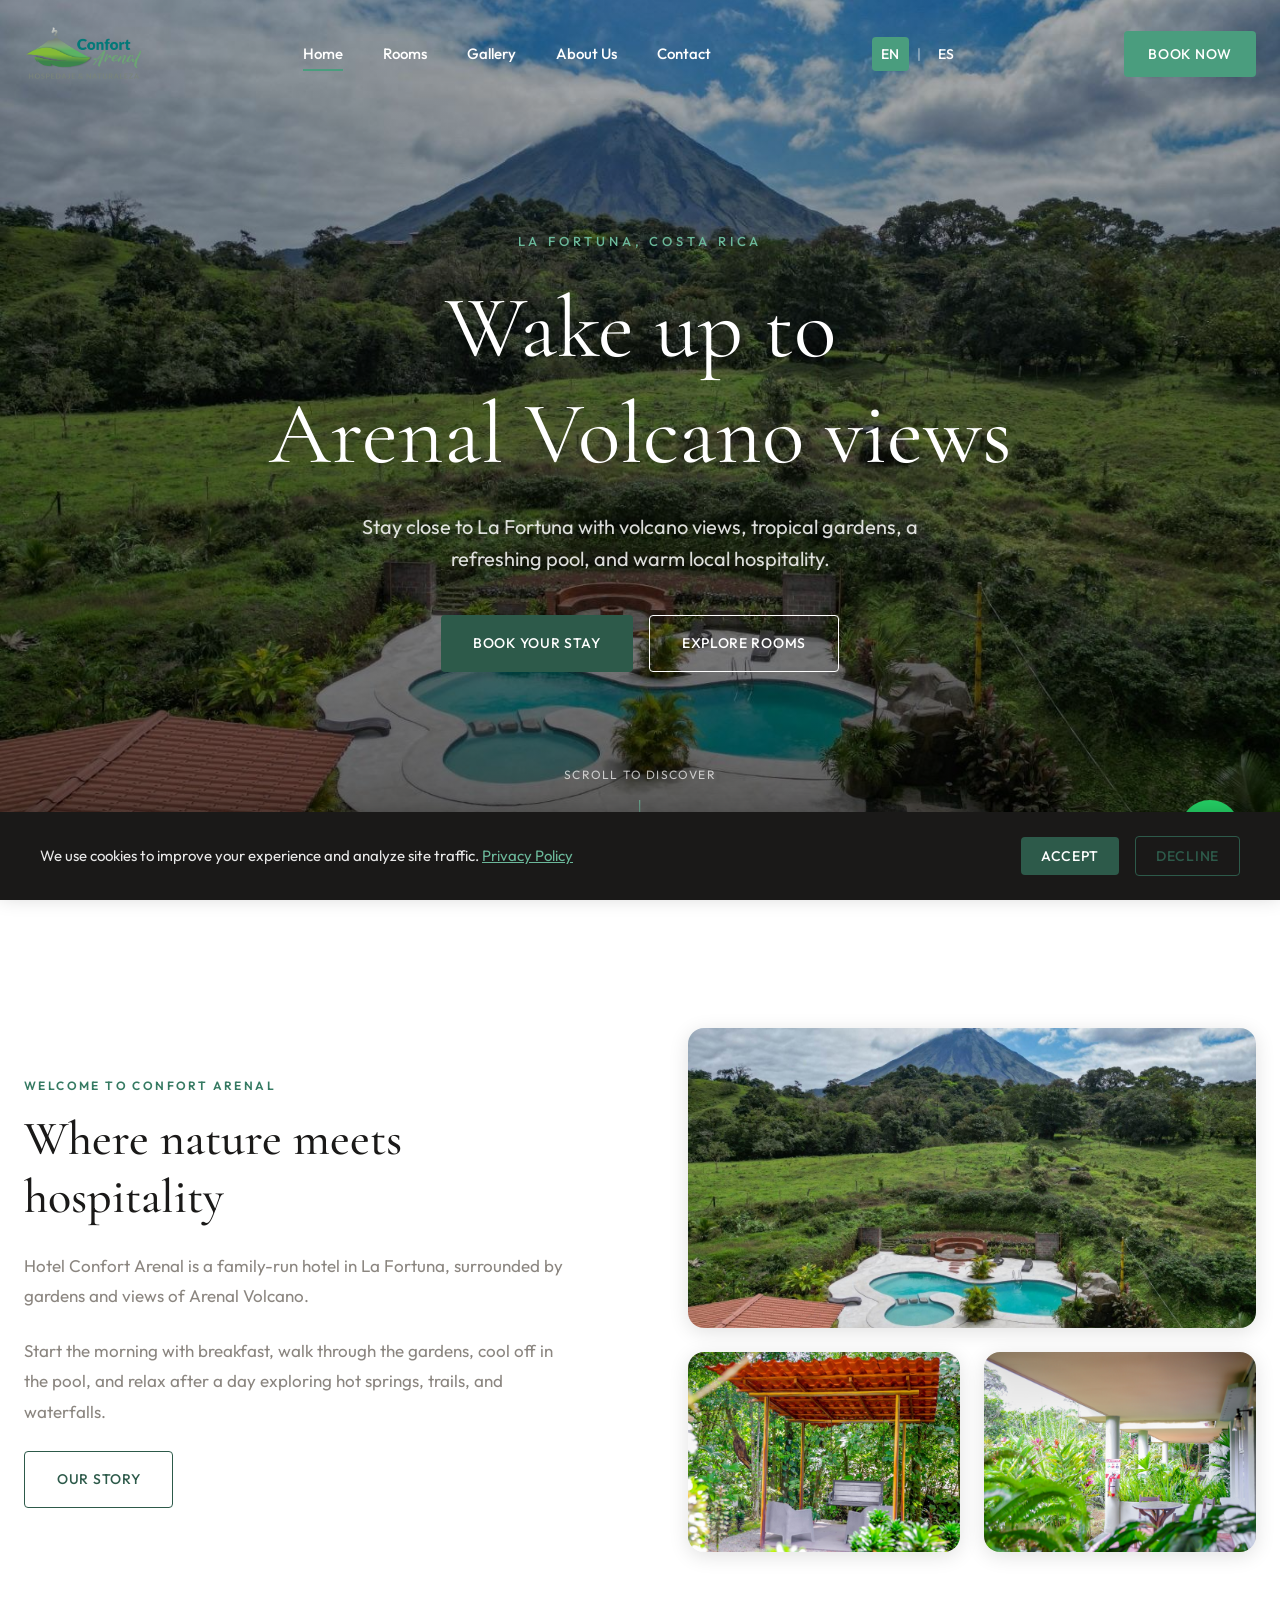
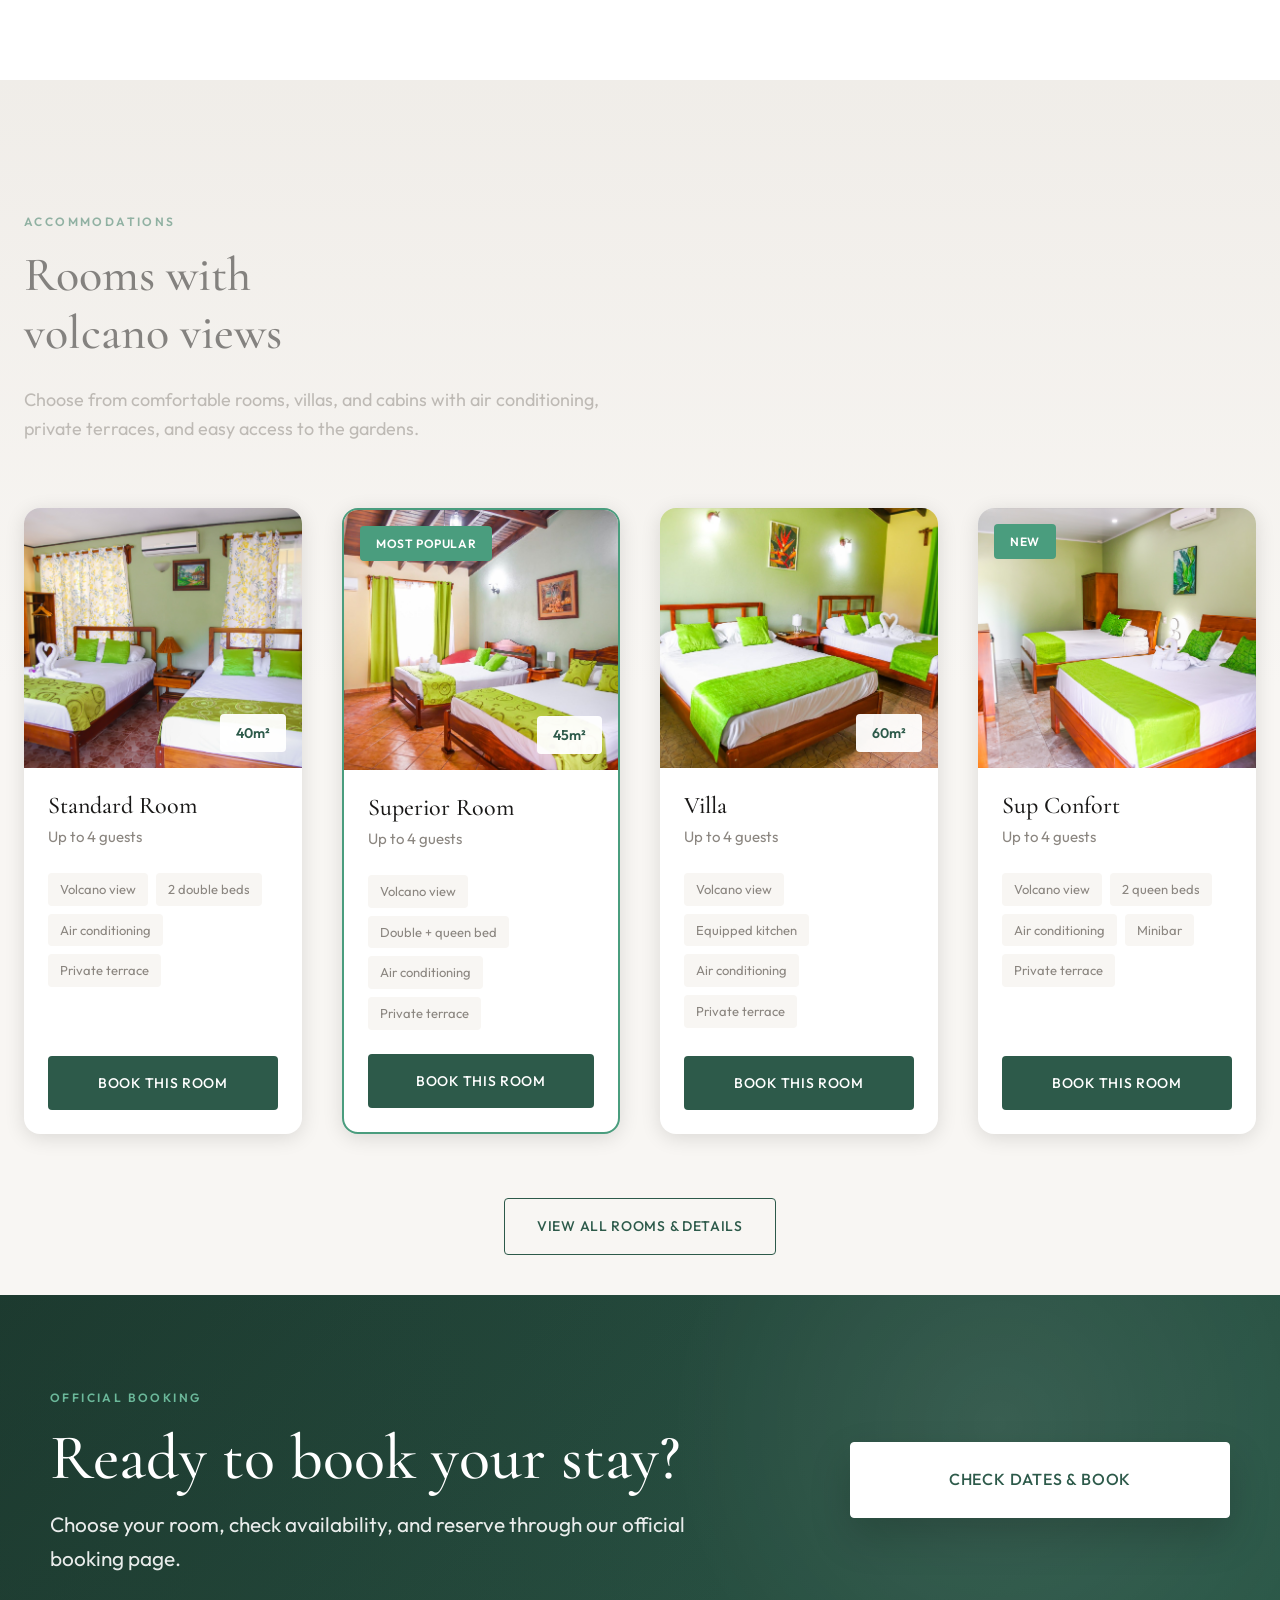
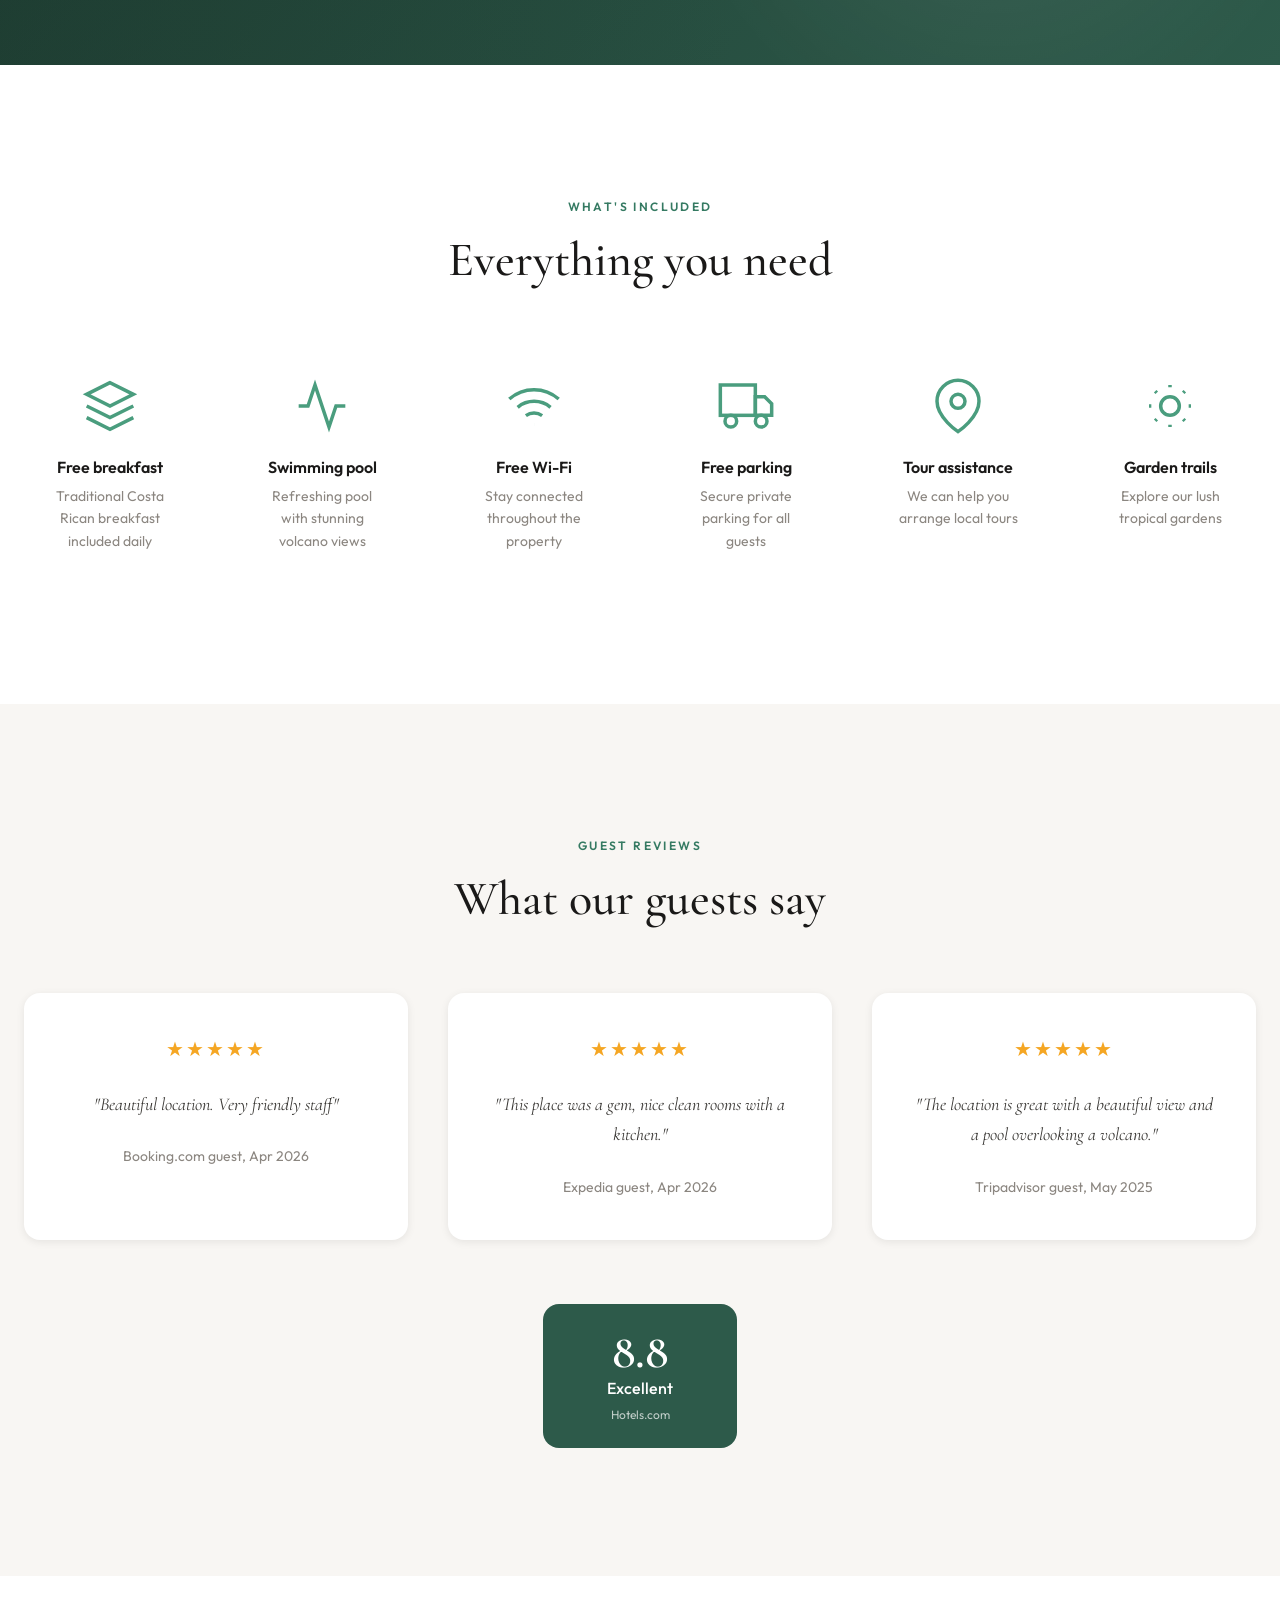
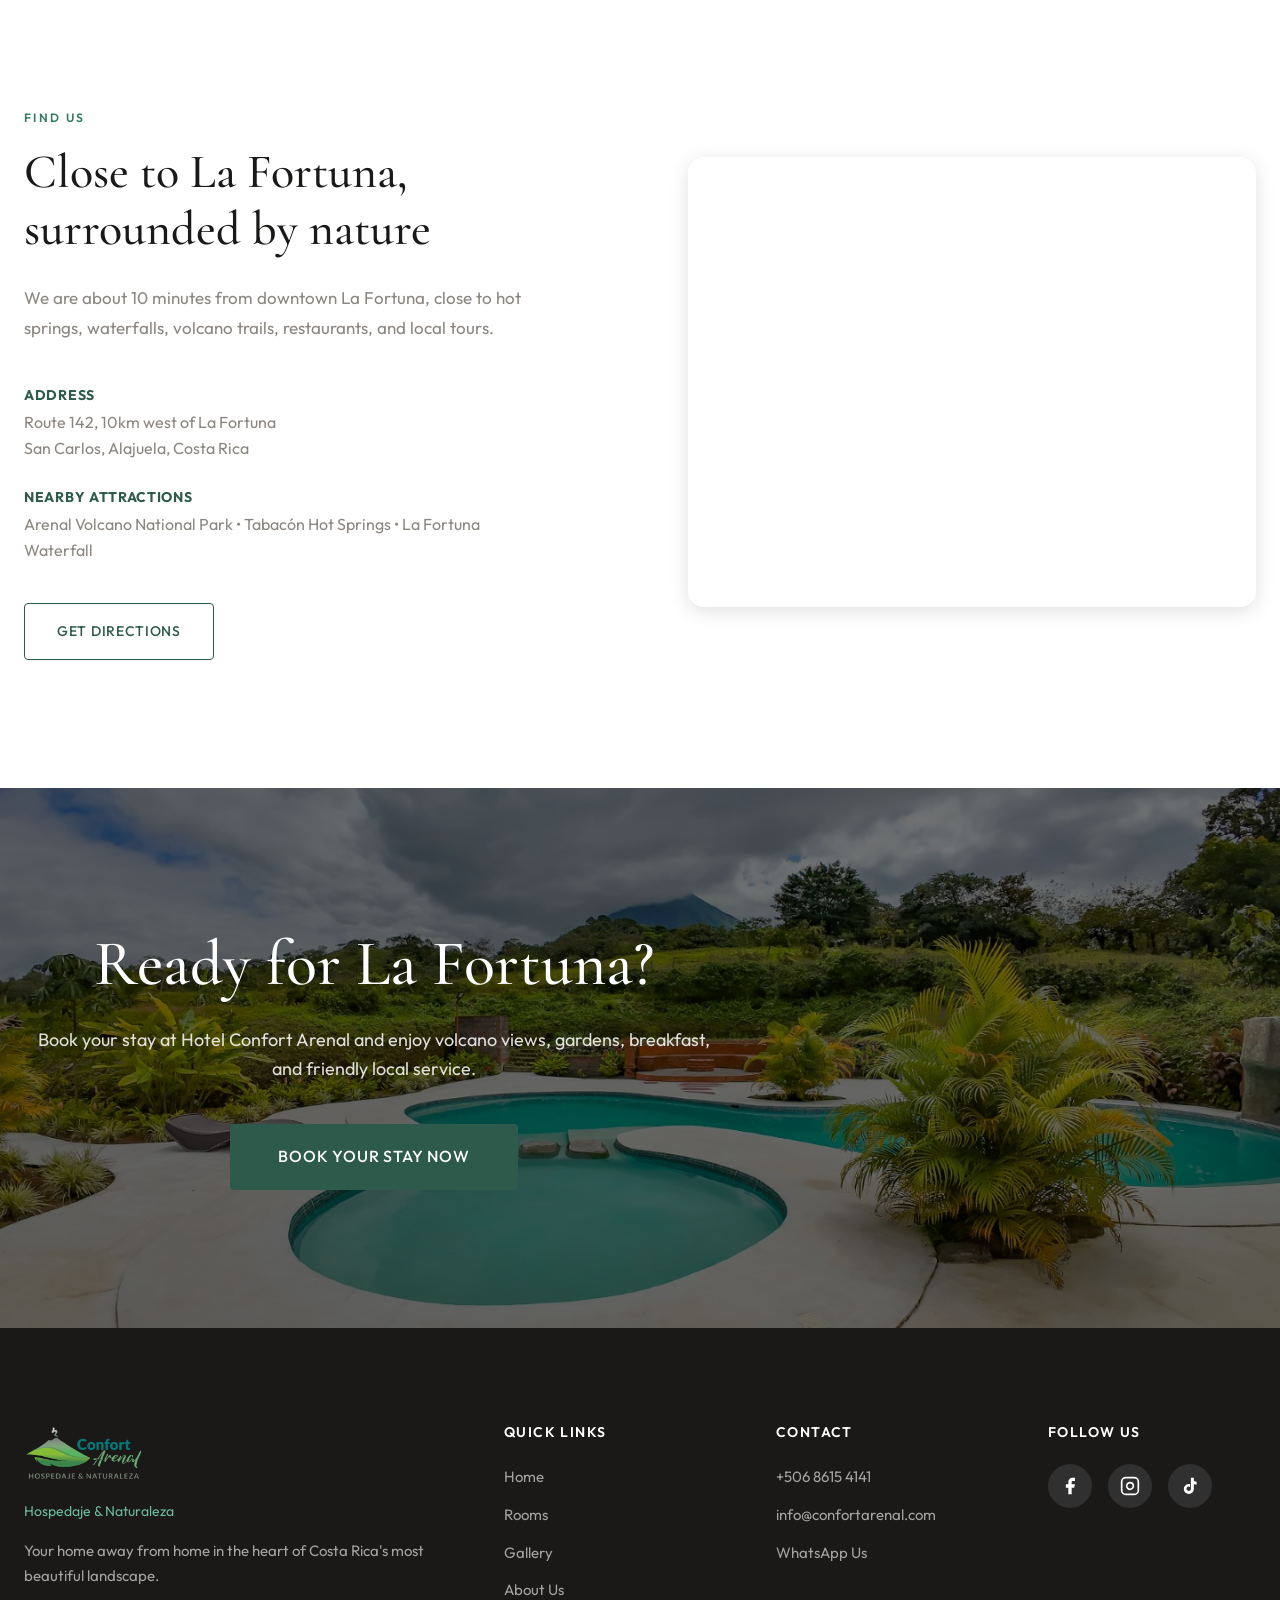
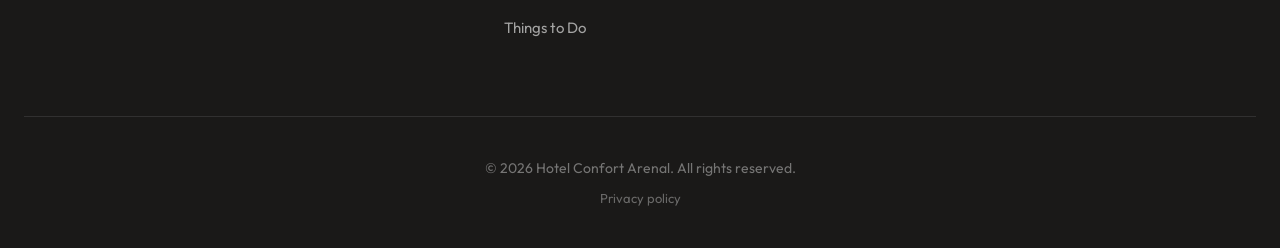
<file: index.html>
<!DOCTYPE html>
<html lang="en">
<head>
    <meta charset="UTF-8">
    <meta name="viewport" content="width=device-width, initial-scale=1.0">
    <meta name="description" content="Hotel Confort Arenal - Your volcano-view retreat in La Fortuna, Costa Rica. Enjoy stunning Arenal Volcano views, refreshing pool, beautiful gardens, and warm Costa Rican hospitality.">
    <meta name="google-site-verification" content="XRPGAnT5kSGyuwu4ux4AxKheKsOCQqVSbNlNVjhJPwc">
    <title>Hotel Confort Arenal | Volcano Views & Nature Retreat in La Fortuna, Costa Rica</title>

    <!-- Favicon -->
    <link rel="icon" type="image/png" href="favicon-96x96.png" sizes="96x96">
    <link rel="icon" type="image/svg+xml" href="favicon.svg">
    <link rel="shortcut icon" href="favicon.ico">
    <link rel="apple-touch-icon" sizes="180x180" href="apple-touch-icon.png">
    <link rel="manifest" href="site.webmanifest">
    <meta name="theme-color" content="#2D5A4A">

    <!-- Open Graph / Facebook -->
    <meta property="og:type" content="website">
    <meta property="og:url" content="https://www.confortarenal.com/">
    <meta property="og:title" content="Hotel Confort Arenal | Volcano Views & Nature Retreat in La Fortuna, Costa Rica">
    <meta property="og:description" content="Your volcano-view retreat in La Fortuna, Costa Rica. Enjoy stunning Arenal Volcano views, refreshing pool, beautiful gardens, and warm Costa Rican hospitality.">
    <meta property="og:image" content="https://www.confortarenal.com/images/brand/og-image.jpg">
    <meta property="og:image:width" content="1200">
    <meta property="og:image:height" content="630">
    <meta property="og:locale" content="en_US">
    <meta property="og:locale:alternate" content="es_CR">
    <meta property="og:site_name" content="Hotel Confort Arenal">

    <!-- Twitter Card -->
    <meta name="twitter:card" content="summary_large_image">
    <meta name="twitter:url" content="https://www.confortarenal.com/">
    <meta name="twitter:title" content="Hotel Confort Arenal | La Fortuna, Costa Rica">
    <meta name="twitter:description" content="Your volcano-view retreat with stunning Arenal Volcano views.">
    <meta name="twitter:image" content="https://www.confortarenal.com/images/brand/og-image.jpg">

    <!-- Canonical URL -->
    <link rel="canonical" href="https://www.confortarenal.com/">

    <!-- Schema.org Structured Data for Hotel -->
    <script type="application/ld+json">
    {
      "@context": "https://schema.org",
      "@type": "Hotel",
      "name": "Hotel Confort Arenal",
      "description": "Family-run hotel with stunning Arenal Volcano views in La Fortuna, Costa Rica. Featuring comfortable rooms, swimming pool, free breakfast, and tour assistance.",
      "url": "https://www.confortarenal.com",
      "telephone": "+506-8615-4141",
      "email": "info@confortarenal.com",
      "address": {
        "@type": "PostalAddress",
        "streetAddress": "Route 142, 10km west of La Fortuna",
        "addressLocality": "La Fortuna de San Carlos",
        "addressRegion": "Alajuela",
        "postalCode": "21007",
        "addressCountry": "CR"
      },
      "geo": {
        "@type": "GeoCoordinates",
        "latitude": "10.49570",
        "longitude": "-84.71205"
      },
      "image": [
        "https://www.confortarenal.com/images/gallery/heroooo.jpg",
        "https://www.confortarenal.com/images/hotel-photos/2026-owner-feedback/superior-room-bedroom-wide-1600.jpg"
      ],
      "priceRange": "$$",
      "checkinTime": "14:00",
      "checkoutTime": "11:00",
      "amenityFeature": [
        {"@type": "LocationFeatureSpecification", "name": "Free Parking", "value": true},
        {"@type": "LocationFeatureSpecification", "name": "Free WiFi", "value": true},
        {"@type": "LocationFeatureSpecification", "name": "Swimming Pool", "value": true},
        {"@type": "LocationFeatureSpecification", "name": "Free Breakfast", "value": true},
        {"@type": "LocationFeatureSpecification", "name": "Air Conditioning", "value": true},
        {"@type": "LocationFeatureSpecification", "name": "Pet Friendly", "value": true}
      ],
      "sameAs": [
        "https://www.facebook.com/confortarenal",
        "https://www.instagram.com/confortarenalhospedaje/",
        "https://www.tiktok.com/@confortarenalhotel"
      ],
      "potentialAction": {
        "@type": "ReserveAction",
        "target": {
          "@type": "EntryPoint",
          "urlTemplate": "https://hotels.cloudbeds.com/es/reservation/VSWh83"
        }
      }
    }
    </script>

    <!-- Preconnect & DNS Prefetch for Performance -->
    <link rel="preconnect" href="https://fonts.googleapis.com">
    <link rel="preconnect" href="https://fonts.gstatic.com" crossorigin>
    <link rel="preconnect" href="https://www.google.com">
    <link rel="dns-prefetch" href="https://hotels.cloudbeds.com">
    <link rel="dns-prefetch" href="https://www.google-analytics.com">

    <!-- Fonts -->
    <link href="https://fonts.googleapis.com/css2?family=Cormorant+Garamond:ital,wght@0,400;0,500;0,600;0,700;1,400&family=Outfit:wght@300;400;500;600;700&display=swap" rel="stylesheet">
    
    <!-- Styles -->
    <link rel="stylesheet" href="css/styles.css">

    <!-- Translations -->
    <script src="js/translations.js"></script></head>
<body>
    <!-- Skip Link for Accessibility -->
    <a href="#main-content" class="skip-link">Skip to main content</a>

    <!-- Header -->
    <header class="header" id="header">
        <div class="header-container">
            <a href="index.html" class="logo">
                <img src="images/brand/logo.png" alt="Hotel Confort Arenal Logo">
            </a>
            
            <nav class="nav" id="nav">
                <ul class="nav-list">
                    <li><a href="index.html" class="nav-link active" data-i18n="navHome">Home</a></li>
                    <li><a href="pages/rooms.html" class="nav-link" data-i18n="navRooms">Rooms</a></li>
                    <li><a href="pages/gallery.html" class="nav-link" data-i18n="navGallery">Gallery</a></li>
                    <li><a href="pages/about.html" class="nav-link" data-i18n="navAbout">About Us</a></li>
                    <li><a href="pages/contact.html" class="nav-link" data-i18n="navContact">Contact</a></li>
                </ul>
            </nav>

            <div class="language-switcher">
                <a href="#" class="lang-link active" data-lang="en">EN</a>
                <span>|</span>
                <a href="#" class="lang-link" data-lang="es">ES</a>
            </div>

            <a href="https://hotels.cloudbeds.com/es/reservation/VSWh83" target="_blank" rel="noopener" class="btn btn-book" data-i18n="bookNow">Book Now</a>
            
            <button class="mobile-toggle" id="mobileToggle" aria-label="Toggle menu">
                <span></span>
                <span></span>
                <span></span>
            </button>
        </div>
    </header>

    <!-- Hero Section -->
    <section class="hero" id="main-content">
        <div class="hero-bg">
            <div class="hero-overlay"></div>
            <img src="images/gallery/heroooo.jpg" alt="Arenal Volcano view from Hotel Confort Arenal" class="hero-image" width="1440" height="1080">
        </div>
        <div class="hero-content">
            <span class="hero-label" data-i18n="heroLocation">La Fortuna, Costa Rica</span>
            <h1 class="hero-title" data-i18n="heroTitle">Wake Up to<br>Arenal Volcano Views</h1>
            <p class="hero-subtitle" data-i18n="heroSubtitle">Stay close to La Fortuna with volcano views, tropical gardens, a refreshing pool, and warm local hospitality.</p>
            <div class="hero-cta">
                <a href="https://hotels.cloudbeds.com/es/reservation/VSWh83" target="_blank" rel="noopener" class="btn btn-primary" data-i18n="heroBookBtn">Book Your Stay</a>
                <a href="pages/rooms.html" class="btn btn-outline" data-i18n="heroExploreBtn">Explore Rooms</a>
            </div>
        </div>
        <div class="hero-scroll">
            <span data-i18n="heroScrollText">Scroll to discover</span>
            <div class="scroll-indicator"></div>
        </div>
    </section>

    <!-- Intro Section -->
    <section class="intro">
        <div class="container">
            <div class="intro-grid">
                <div class="intro-content">
                    <span class="section-label" data-i18n="introLabel">Welcome to Confort Arenal</span>
                    <h2 class="section-title" data-i18n="introTitle">Where Nature Meets<br>Comfort</h2>
                    <p class="intro-text" data-i18n="introText1">Hotel Confort Arenal is a small, family-run hotel in La Fortuna, surrounded by gardens and views of Arenal Volcano.</p>
                    <p class="intro-text" data-i18n="introText2">Start the morning with breakfast, walk through the gardens, cool off in the pool, and relax after a day exploring hot springs, trails, and waterfalls.</p>
                    <a href="pages/about.html" class="btn btn-secondary" data-i18n="introBtn">Our Story</a>
                </div>
                <div class="intro-images">
                    <div class="intro-img intro-img-1">
                        <img src="images/gallery/heroooo.jpg" alt="Arenal Volcano and pool view at Hotel Confort Arenal" loading="lazy">
                    </div>
                    <div class="intro-img intro-img-2">
                        <img src="images/hotel-photos/2026-photographer/garden-rancho-seating-1600.jpg" alt="Garden rancho seating area at Hotel Confort Arenal" loading="lazy">
                    </div>
                    <div class="intro-img intro-img-3">
                        <img src="images/hotel-photos/2026-photographer/garden-terrace-view-1600.jpg" alt="Terrace garden view at Hotel Confort Arenal" loading="lazy">
                    </div>
                </div>
            </div>
        </div>
    </section>

    <!-- Rooms Section -->
    <section class="rooms" id="rooms">
        <div class="rooms-bg"></div>
        <div class="container">
            <div class="section-header">
                <span class="section-label" data-i18n="roomsLabel">Accommodations</span>
                <h2 class="section-title" data-i18n="roomsTitle">Your Sanctuary<br>in the Rainforest</h2>
                <p class="section-desc" data-i18n="roomsDesc">Each room offers volcano views, modern amenities, and the tranquility of nature just outside your door.</p>
            </div>

            <div class="rooms-grid">
                <article class="room-card">
                    <div class="room-image">
                        <img src="images/hotel-photos/2026-photographer/standard-room-two-beds-wide-1600.jpg" alt="Standard Room with two double beds">
                        <div class="room-badge">40m²</div>
                    </div>
                    <div class="room-content">
                        <h3 class="room-name" data-i18n="roomStandardName">Standard Room</h3>
                        <p class="room-capacity" data-i18n="roomStandardCapacity">Up to 4 guests</p>
                        <ul class="room-features">
                            <li data-i18n="volcanoView">Volcano View</li>
                            <li data-i18n="doubleBeds">2 Double Beds</li>
                            <li data-i18n="airConditioning">Air Conditioning</li>
                            <li data-i18n="privateTerraces">Private Terrace</li>
                        </ul>
                        <a href="https://hotels.cloudbeds.com/es/reservation/VSWh83" target="_blank" rel="noopener" class="btn btn-room" data-i18n="roomBookBtn">Book This Room</a>
                    </div>
                </article>

                <article class="room-card featured">
                    <div class="room-image">
                        <img src="images/hotel-photos/2026-owner-feedback/superior-room-bedroom-wide-1600.jpg" alt="Superior Room with two queen beds">
                        <div class="room-badge">45m²</div>
                        <div class="room-tag" data-i18n="roomSuperiorTag">Most Popular</div>
                    </div>
                    <div class="room-content">
                        <h3 class="room-name" data-i18n="roomSuperiorName">Superior Room</h3>
                        <p class="room-capacity" data-i18n="roomSuperiorCapacity">Up to 4 guests</p>
                        <ul class="room-features">
                            <li data-i18n="volcanoView">Volcano View</li>
                            <li data-i18n="queenBed">2 Queen Beds</li>
                            <li data-i18n="airConditioning">Air Conditioning</li>
                            <li data-i18n="privateTerraces">Private Terrace</li>
                        </ul>
                        <a href="https://hotels.cloudbeds.com/es/reservation/VSWh83" target="_blank" rel="noopener" class="btn btn-room" data-i18n="roomBookBtn">Book This Room</a>
                    </div>
                </article>

                <article class="room-card">
                    <div class="room-image">
                        <img src="images/hotel-photos/2026-owner-feedback/villa-bedroom-wide-1600.jpg" alt="Villa with two beds and kitchenette">
                        <div class="room-badge">60m²</div>
                    </div>
                    <div class="room-content">
                        <h3 class="room-name" data-i18n="roomVillaName">Villa</h3>
                        <p class="room-capacity" data-i18n="roomVillaCapacity">Up to 4 guests</p>
                        <ul class="room-features">
                            <li data-i18n="volcanoView">Volcano View</li>
                            <li data-i18n="equippedKitchen">Equipped Kitchen</li>
                            <li data-i18n="airConditioning">Air Conditioning</li>
                            <li data-i18n="privateTerraces">Private Terrace</li>
                        </ul>
                        <a href="https://hotels.cloudbeds.com/es/reservation/VSWh83" target="_blank" rel="noopener" class="btn btn-room" data-i18n="roomBookBtn">Book This Room</a>
                    </div>
                </article>

                <article class="room-card">
                    <div class="room-image">
                        <img src="images/hotel-photos/2026-photographer/sup-confort-bedroom-wide-1600.jpg" alt="Sup Confort Room">
                        <div class="room-tag" data-i18n="roomSupConfortTag">New</div>
                    </div>
                    <div class="room-content">
                        <h3 class="room-name" data-i18n="roomSupConfortName">Sup Confort</h3>
                        <p class="room-capacity" data-i18n="roomSupConfortCapacity">Up to 4 guests</p>
                        <ul class="room-features">
                            <li data-i18n="volcanoView">Volcano View</li>
                            <li data-i18n="queenBeds">2 Queen Beds</li>
                            <li data-i18n="airConditioning">Air Conditioning</li>
                            <li data-i18n="minibar">Minibar</li>
                            <li data-i18n="privateTerraces">Private Terrace</li>
                        </ul>
                        <a href="https://hotels.cloudbeds.com/es/reservation/VSWh83" target="_blank" rel="noopener" class="btn btn-room" data-i18n="roomBookBtn">Book This Room</a>
                    </div>
                </article>
            </div>

            <div class="rooms-cta">
                <a href="pages/rooms.html" class="btn btn-secondary" data-i18n="roomsViewAllBtn">View All Rooms & Details</a>
            </div>
        </div>
    </section>

    <!-- Book Direct Section -->
    <section class="book-direct">
        <div class="container">
            <div class="book-direct-content">
                <div class="book-direct-text">
                    <span class="section-label light" data-i18n="bookDirectLabel">Official Booking</span>
                    <h2 class="section-title light" data-i18n="bookDirectTitle">Ready for your Arenal stay?</h2>
                    <p data-i18n="bookDirectDesc">Choose your room, check live availability, and confirm your reservation securely.</p>
                </div>
                <a href="https://hotels.cloudbeds.com/es/reservation/VSWh83" target="_blank" rel="noopener" class="btn btn-outline btn-large" data-i18n="bookDirectBtn">Check Dates & Book</a>
            </div>
        </div>
    </section>

    <!-- Amenities Section -->
    <section class="amenities">
        <div class="container">
            <div class="section-header center">
                <span class="section-label" data-i18n="amenitiesLabel">What's Included</span>
                <h2 class="section-title" data-i18n="amenitiesTitle">Everything You Need</h2>
            </div>

            <div class="amenities-grid">
                <div class="amenity">
                    <div class="amenity-icon">
                        <svg viewBox="0 0 24 24" fill="none" stroke="currentColor" stroke-width="1.5">
                            <path d="M12 2L2 7l10 5 10-5-10-5zM2 17l10 5 10-5M2 12l10 5 10-5"/>
                        </svg>
                    </div>
                    <h4 data-i18n="amenityBreakfast">Free Breakfast</h4>
                    <p data-i18n="amenityBreakfastDesc">Traditional Costa Rican breakfast included daily</p>
                </div>

                <div class="amenity">
                    <div class="amenity-icon">
                        <svg viewBox="0 0 24 24" fill="none" stroke="currentColor" stroke-width="1.5">
                            <path d="M22 12h-4l-3 9L9 3l-3 9H2"/>
                        </svg>
                    </div>
                    <h4 data-i18n="amenityPool">Swimming Pool</h4>
                    <p data-i18n="amenityPoolDesc">Refreshing pool with stunning volcano views</p>
                </div>

                <div class="amenity">
                    <div class="amenity-icon">
                        <svg viewBox="0 0 24 24" fill="none" stroke="currentColor" stroke-width="1.5">
                            <path d="M5 12.55a11 11 0 0 1 14.08 0M1.42 9a16 16 0 0 1 21.16 0M8.53 16.11a6 6 0 0 1 6.95 0M12 20h.01"/>
                        </svg>
                    </div>
                    <h4 data-i18n="amenityWifi">Free Wi-Fi</h4>
                    <p data-i18n="amenityWifiDesc">Stay connected throughout the property</p>
                </div>

                <div class="amenity">
                    <div class="amenity-icon">
                        <svg viewBox="0 0 24 24" fill="none" stroke="currentColor" stroke-width="1.5">
                            <rect x="1" y="3" width="15" height="13"/>
                            <polygon points="16 8 20 8 23 11 23 16 16 16 16 8"/>
                            <circle cx="5.5" cy="18.5" r="2.5"/>
                            <circle cx="18.5" cy="18.5" r="2.5"/>
                        </svg>
                    </div>
                    <h4 data-i18n="amenityParking">Free Parking</h4>
                    <p data-i18n="amenityParkingDesc">Secure private parking for all guests</p>
                </div>

                <div class="amenity">
                    <div class="amenity-icon">
                        <svg viewBox="0 0 24 24" fill="none" stroke="currentColor" stroke-width="1.5">
                            <path d="M21 10c0 7-9 13-9 13s-9-6-9-13a9 9 0 0 1 18 0z"/>
                            <circle cx="12" cy="10" r="3"/>
                        </svg>
                    </div>
                    <h4 data-i18n="amenityTours">Tour Assistance</h4>
                    <p data-i18n="amenityToursDesc">We can help you arrange local tours</p>
                </div>

                <div class="amenity">
                    <div class="amenity-icon">
                        <svg viewBox="0 0 24 24" fill="none" stroke="currentColor" stroke-width="1.5">
                            <path d="M12 3v1m0 16v1m9-9h-1M4 12H3m15.364 6.364l-.707-.707M6.343 6.343l-.707-.707m12.728 0l-.707.707M6.343 17.657l-.707.707M16 12a4 4 0 11-8 0 4 4 0 018 0z"/>
                        </svg>
                    </div>
                    <h4 data-i18n="amenityGardens">Garden Trails</h4>
                    <p data-i18n="amenityGardensDesc">Explore our lush tropical gardens</p>
                </div>
            </div>
        </div>
    </section>


    <!-- Testimonials Section -->
    <section class="testimonials">
        <div class="container">
            <div class="section-header center">
                <span class="section-label" data-i18n="testimonialLabel">Guest Reviews</span>
                <h2 class="section-title" data-i18n="testimonialTitle">What Our Guests Say</h2>
            </div>
            
            <div class="testimonials-slider">
                <div class="testimonial">
                    <div class="testimonial-stars" role="img" aria-label="5 out of 5 stars rating"><span aria-hidden="true">★★★★★</span></div>
                    <blockquote class="testimonial-quote">"Beautiful location. Very friendly staff"</blockquote>
                    <cite class="testimonial-author">Booking.com guest, Apr 2026</cite>
                </div>

                <div class="testimonial">
                    <div class="testimonial-stars" role="img" aria-label="5 out of 5 stars rating"><span aria-hidden="true">★★★★★</span></div>
                    <blockquote class="testimonial-quote">"This place was a gem, nice clean rooms with a kitchen."</blockquote>
                    <cite class="testimonial-author">Expedia guest, Apr 2026</cite>
                </div>

                <div class="testimonial">
                    <div class="testimonial-stars" role="img" aria-label="5 out of 5 stars rating"><span aria-hidden="true">★★★★★</span></div>
                    <blockquote class="testimonial-quote">"The location is great with a beautiful view and a pool overlooking a volcano."</blockquote>
                    <cite class="testimonial-author">Tripadvisor guest, May 2025</cite>
                </div>
            </div>
            
            <div class="testimonials-rating">
                <div class="rating-badge">
                    <span class="rating-score" data-i18n="testimonialRating">8.8</span>
                    <span class="rating-text" data-i18n="testimonialRatingText">Excellent</span>
                    <span class="rating-source" data-i18n="testimonialRatingSource">Hotels.com</span>
                </div>
            </div>
        </div>
    </section>

    <!-- Location Section -->
    <section class="location">
        <div class="container">
            <div class="location-grid">
                <div class="location-content">
                    <span class="section-label" data-i18n="locationLabel">Find Us</span>
                    <h2 class="section-title" data-i18n="locationTitle">Your Adventure<br>Starts Here</h2>
                    <p class="location-text" data-i18n="locationText">Located just 10 minutes from downtown La Fortuna, Hotel Confort Arenal offers the perfect balance of tranquility and accessibility to all major attractions.</p>

                    <div class="location-details">
                        <div class="location-item">
                            <strong>Address</strong>
                            <span data-i18n="locationAddress">Route 142, 10km west of La Fortuna<br>San Carlos, Alajuela, Costa Rica</span>
                        </div>
                        <div class="location-item">
                            <strong data-i18n="locationAttractionsTitle">Nearby Attractions</strong>
                            <span data-i18n="locationAttractions">Arenal Volcano National Park • Tabacón Hot Springs • La Fortuna Waterfall</span>
                        </div>
                    </div>

                    <a href="pages/contact.html" class="btn btn-secondary" data-i18n="locationDirectionsBtn">Get Directions</a>
                </div>
                
                <div class="location-map">
                    <iframe
                        src="https://www.google.com/maps/embed?pb=!1m18!1m12!1m3!1d3936.5!2d-84.71205!3d10.49570!2m3!1f0!2f0!3f0!3m2!1i1024!2i768!4f13.1!3m3!1m2!1s0x8fa009902b8dd473:0x5d4ba36da102a299!2sConfort%20Arenal!5e0!3m2!1sen!2scr!4v1702700000000"
                        width="100%"
                        height="100%"
                        style="border:0;"
                        allowfullscreen=""
                        loading="lazy"
                        referrerpolicy="no-referrer-when-downgrade"
                        title="Google Maps showing Hotel Confort Arenal location in La Fortuna, Costa Rica">
                    </iframe>
                </div>
            </div>
        </div>
    </section>

    <!-- CTA Section -->
    <section class="cta">
        <div class="cta-bg">
            <img src="images/gallery/poooll.jpg" alt="Swimming pool with Arenal Volcano view at sunset" loading="lazy">
        </div>
        <div class="cta-overlay"></div>
        <div class="container">
            <div class="cta-content">
                <h2 class="cta-title" data-i18n="ctaTitle">Ready for La Fortuna?</h2>
                <p class="cta-text" data-i18n="ctaText">Book your stay at Hotel Confort Arenal and enjoy volcano views, gardens, breakfast, and friendly local service.</p>
                <a href="https://hotels.cloudbeds.com/es/reservation/VSWh83" target="_blank" rel="noopener" class="btn btn-primary btn-large" data-i18n="ctaBtn">Book Your Stay Now</a>
            </div>
        </div>
    </section>

    <!-- Footer -->
    <footer class="footer">
        <div class="container">
            <div class="footer-grid">
                <div class="footer-brand">
                    <img src="images/brand/logo.png" alt="Hotel Confort Arenal" class="footer-logo">
                    <p class="footer-tagline" data-i18n="footerTagline">Hospedaje & Naturaleza</p>
                    <p class="footer-desc" data-i18n="footerDesc">Your home away from home in the heart of Costa Rica's most beautiful landscape.</p>
                </div>

                <div class="footer-links">
                    <h4 data-i18n="footerQuickLinks">Quick Links</h4>
                    <ul>
                        <li><a href="index.html" data-i18n="navHome">Home</a></li>
                        <li><a href="pages/rooms.html" data-i18n="navRooms">Rooms</a></li>
                        <li><a href="pages/gallery.html" data-i18n="navGallery">Gallery</a></li>
                        <li><a href="pages/about.html" data-i18n="navAbout">About Us</a></li>
                        <li><a href="pages/things-to-do.html" data-i18n="navThingsToDo">Things to Do</a></li>
                    </ul>
                </div>

                <div class="footer-contact">
                    <h4 data-i18n="footerContact">Contact</h4>
                    <ul>
                        <li>
                            <a href="tel:+50686154141" data-i18n="footerPhone">+506 8615 4141</a>
                        </li>
                        <li>
                            <a href="mailto:info@confortarenal.com" data-i18n="footerEmail">info@confortarenal.com</a>
                        </li>
                        <li>
                            <a href="https://wa.me/50686154141" target="_blank" rel="noopener" data-i18n="footerWhatsApp">WhatsApp Us</a>
                        </li>
                    </ul>
                </div>

                <div class="footer-social">
                    <h4 data-i18n="footerFollow">Follow Us</h4>
                    <div class="social-links">
                        <a href="https://www.facebook.com/confortarenal" target="_blank" rel="noopener" aria-label="Facebook">
                            <svg viewBox="0 0 24 24" fill="currentColor"><path d="M18 2h-3a5 5 0 00-5 5v3H7v4h3v8h4v-8h3l1-4h-4V7a1 1 0 011-1h3z"/></svg>
                        </a>
                        <a href="https://www.instagram.com/confortarenalhospedaje/" target="_blank" rel="noopener" aria-label="Instagram">
                            <svg viewBox="0 0 24 24" fill="none" stroke="currentColor" stroke-width="2"><rect x="2" y="2" width="20" height="20" rx="5" ry="5"/><path d="M16 11.37A4 4 0 1112.63 8 4 4 0 0116 11.37z"/><line x1="17.5" y1="6.5" x2="17.51" y2="6.5"/></svg>
                        </a>
                        <a href="https://www.tiktok.com/@confortarenalhotel" target="_blank" rel="noopener" aria-label="TikTok">
                            <svg viewBox="0 0 24 24" fill="currentColor" aria-hidden="true"><path d="M16.6 5.82a5.7 5.7 0 003.36 1.08v3.4a8.9 8.9 0 01-3.36-.66v5.94a6.02 6.02 0 11-6.02-6.02c.5 0 .99.06 1.46.18v3.53a2.55 2.55 0 101.02 2.04V2h3.54v3.82z"/></svg>
                        </a>
                    </div>
                </div>
            </div>
            
            <div class="footer-bottom">
                <p data-i18n="footerCopyright">&copy; 2026 Hotel Confort Arenal. All rights reserved.</p>
                <a href="pages/privacy.html" class="footer-privacy-link" data-i18n="footerPrivacy">Privacy Policy</a>
            </div>
        </div>
    </footer>

    <!-- WhatsApp Float Button -->
    <a href="https://wa.me/50686154141" target="_blank" rel="noopener" class="whatsapp-float" aria-label="Contact us on WhatsApp">
        <svg viewBox="0 0 24 24" fill="currentColor">
            <path d="M17.472 14.382c-.297-.149-1.758-.867-2.03-.967-.273-.099-.471-.148-.67.15-.197.297-.767.966-.94 1.164-.173.199-.347.223-.644.075-.297-.15-1.255-.463-2.39-1.475-.883-.788-1.48-1.761-1.653-2.059-.173-.297-.018-.458.13-.606.134-.133.298-.347.446-.52.149-.174.198-.298.298-.497.099-.198.05-.371-.025-.52-.075-.149-.669-1.612-.916-2.207-.242-.579-.487-.5-.669-.51-.173-.008-.371-.01-.57-.01-.198 0-.52.074-.792.372-.272.297-1.04 1.016-1.04 2.479 0 1.462 1.065 2.875 1.213 3.074.149.198 2.096 3.2 5.077 4.487.709.306 1.262.489 1.694.625.712.227 1.36.195 1.871.118.571-.085 1.758-.719 2.006-1.413.248-.694.248-1.289.173-1.413-.074-.124-.272-.198-.57-.347m-5.421 7.403h-.004a9.87 9.87 0 01-5.031-1.378l-.361-.214-3.741.982.998-3.648-.235-.374a9.86 9.86 0 01-1.51-5.26c.001-5.45 4.436-9.884 9.888-9.884 2.64 0 5.122 1.03 6.988 2.898a9.825 9.825 0 012.893 6.994c-.003 5.45-4.437 9.884-9.885 9.884m8.413-18.297A11.815 11.815 0 0012.05 0C5.495 0 .16 5.335.157 11.892c0 2.096.547 4.142 1.588 5.945L.057 24l6.305-1.654a11.882 11.882 0 005.683 1.448h.005c6.554 0 11.89-5.335 11.893-11.893a11.821 11.821 0 00-3.48-8.413z"/>
        </svg>
    </a>

    <script src="js/main.js"></script>
    <script src="js/cookie-consent.js"></script>
</body>
</html>
</file>
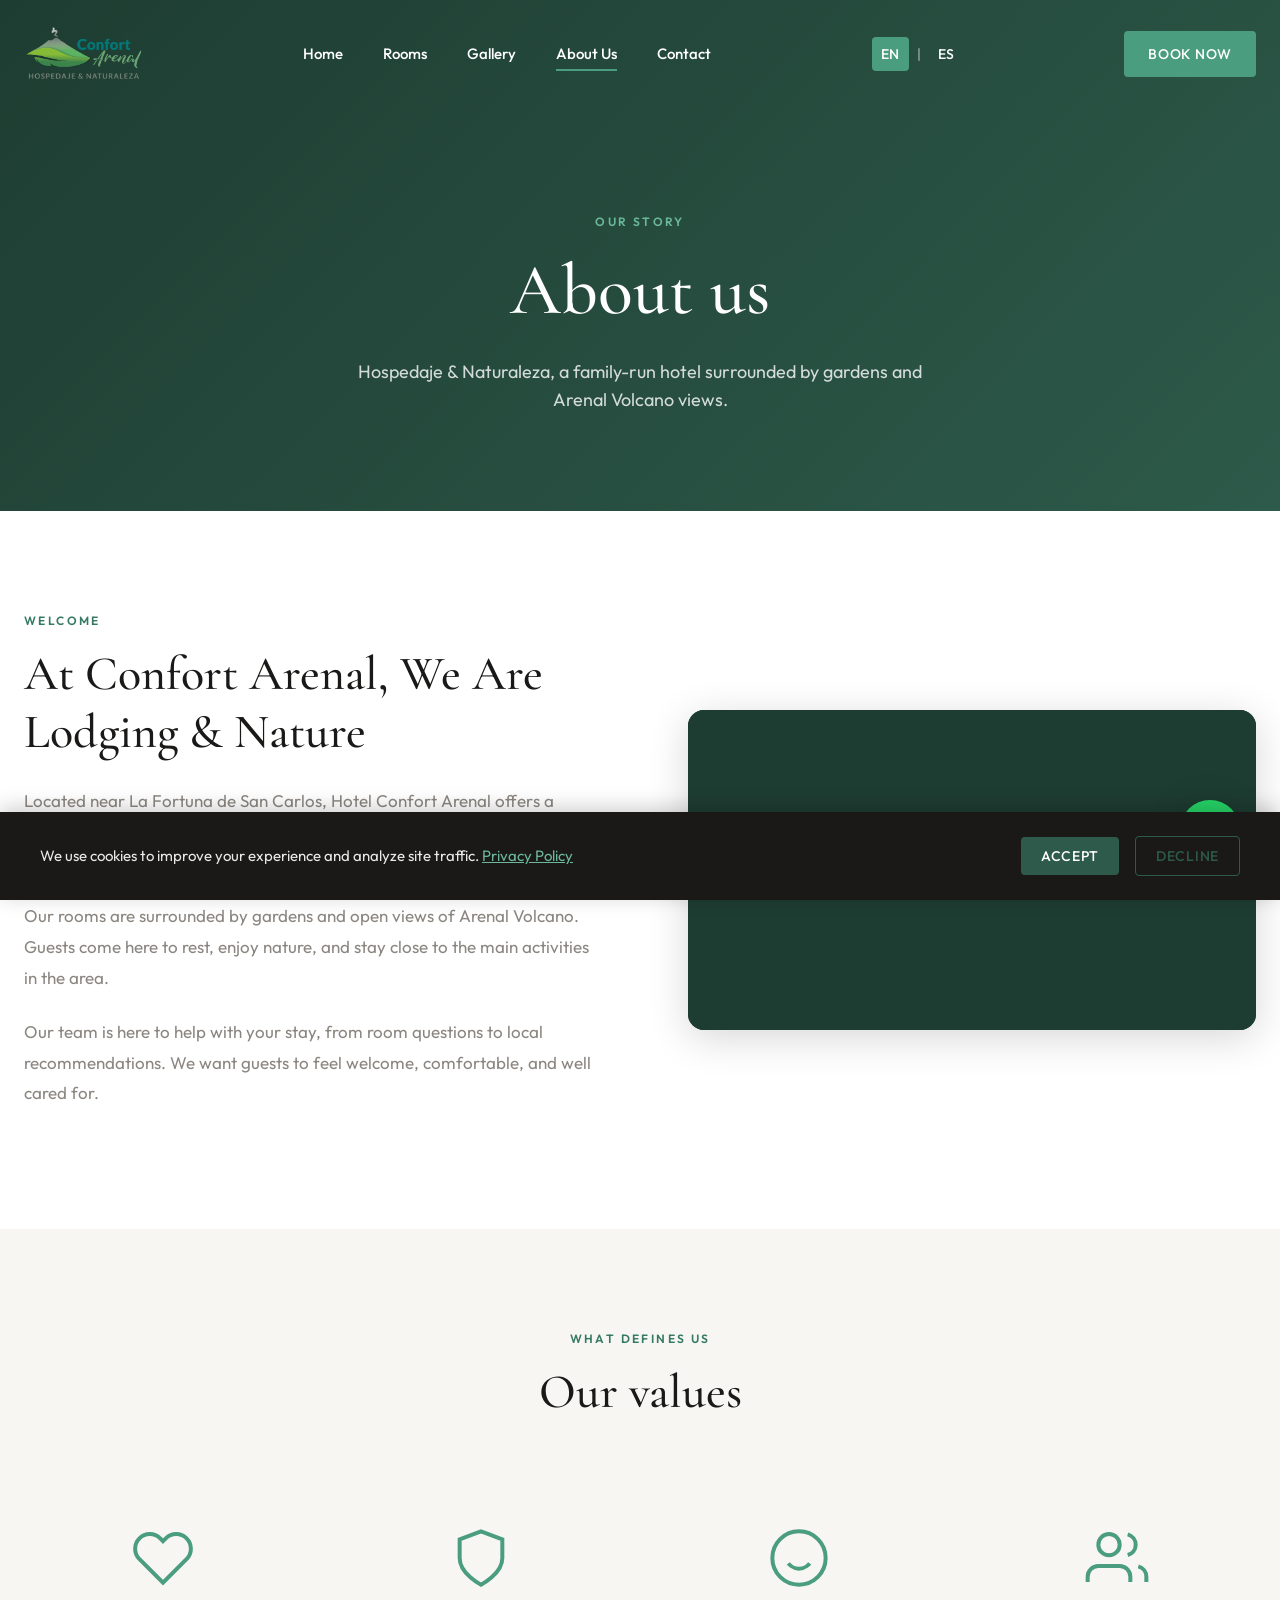
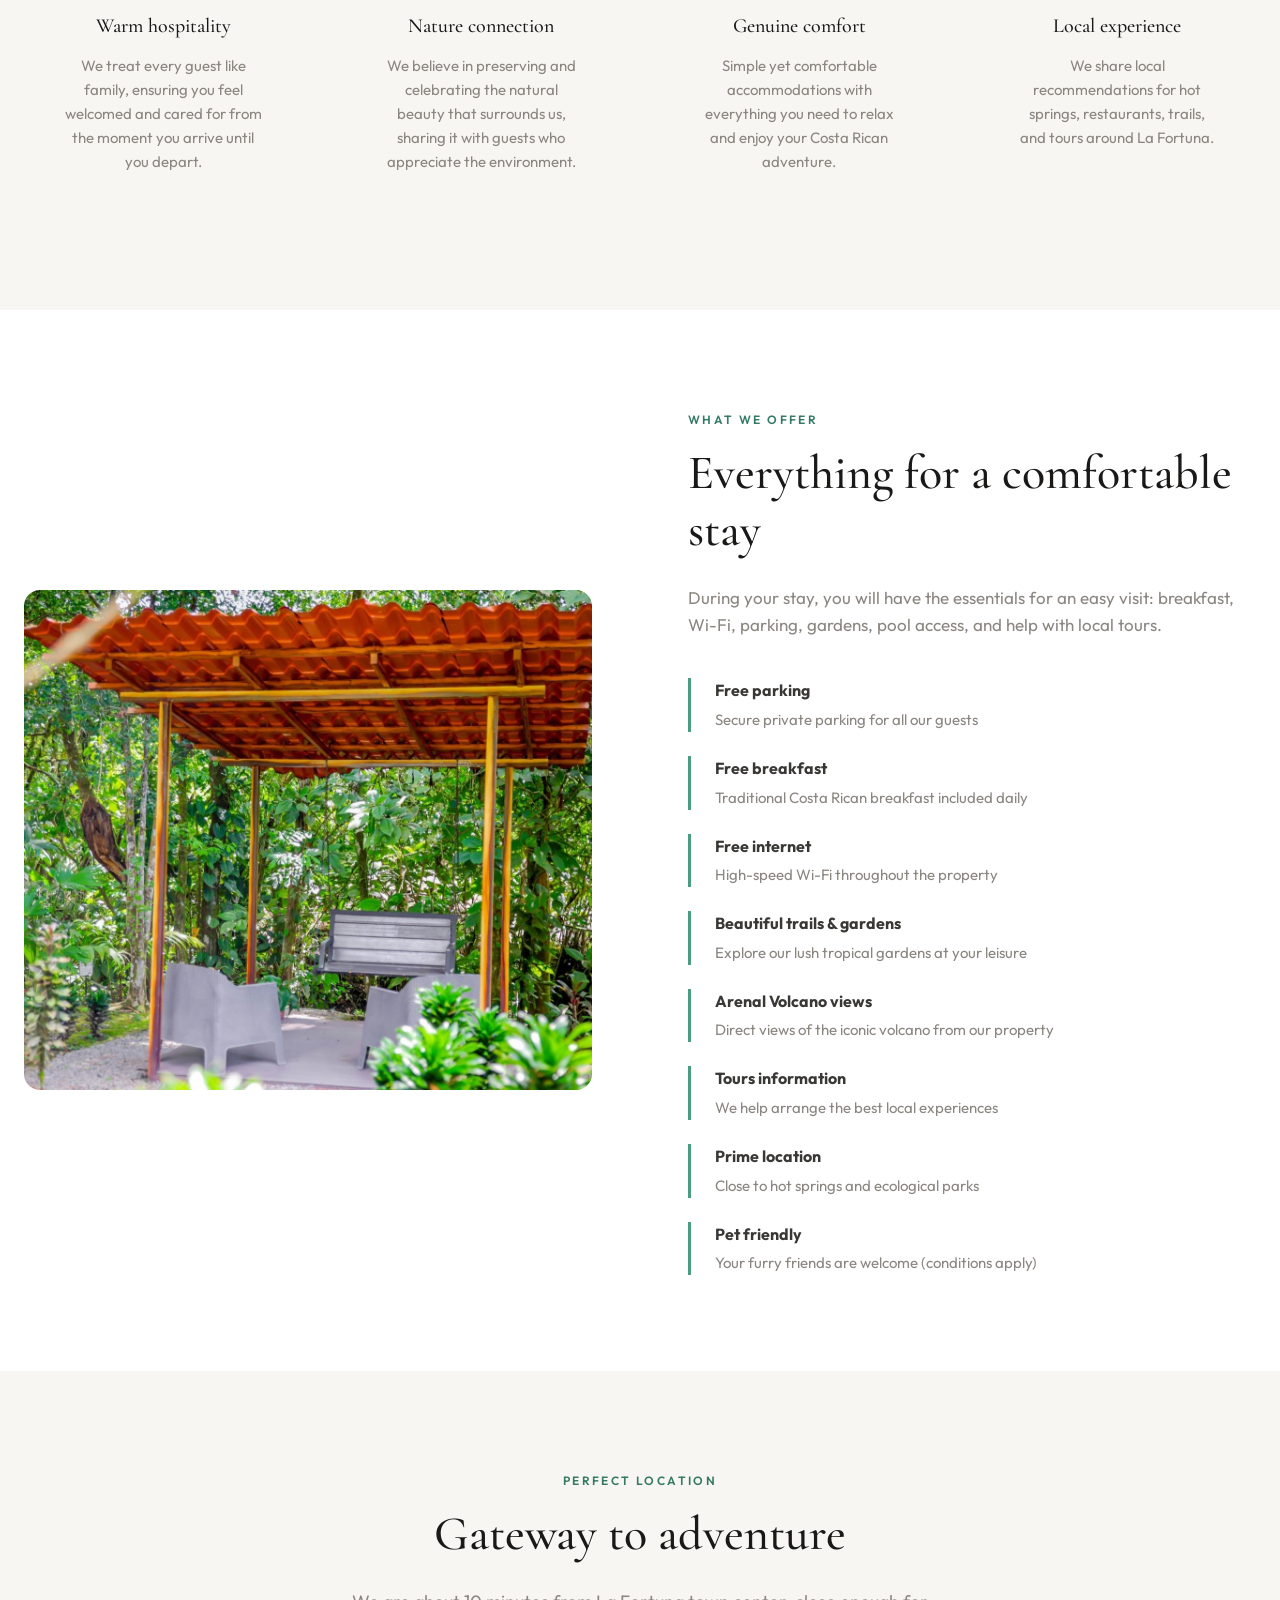
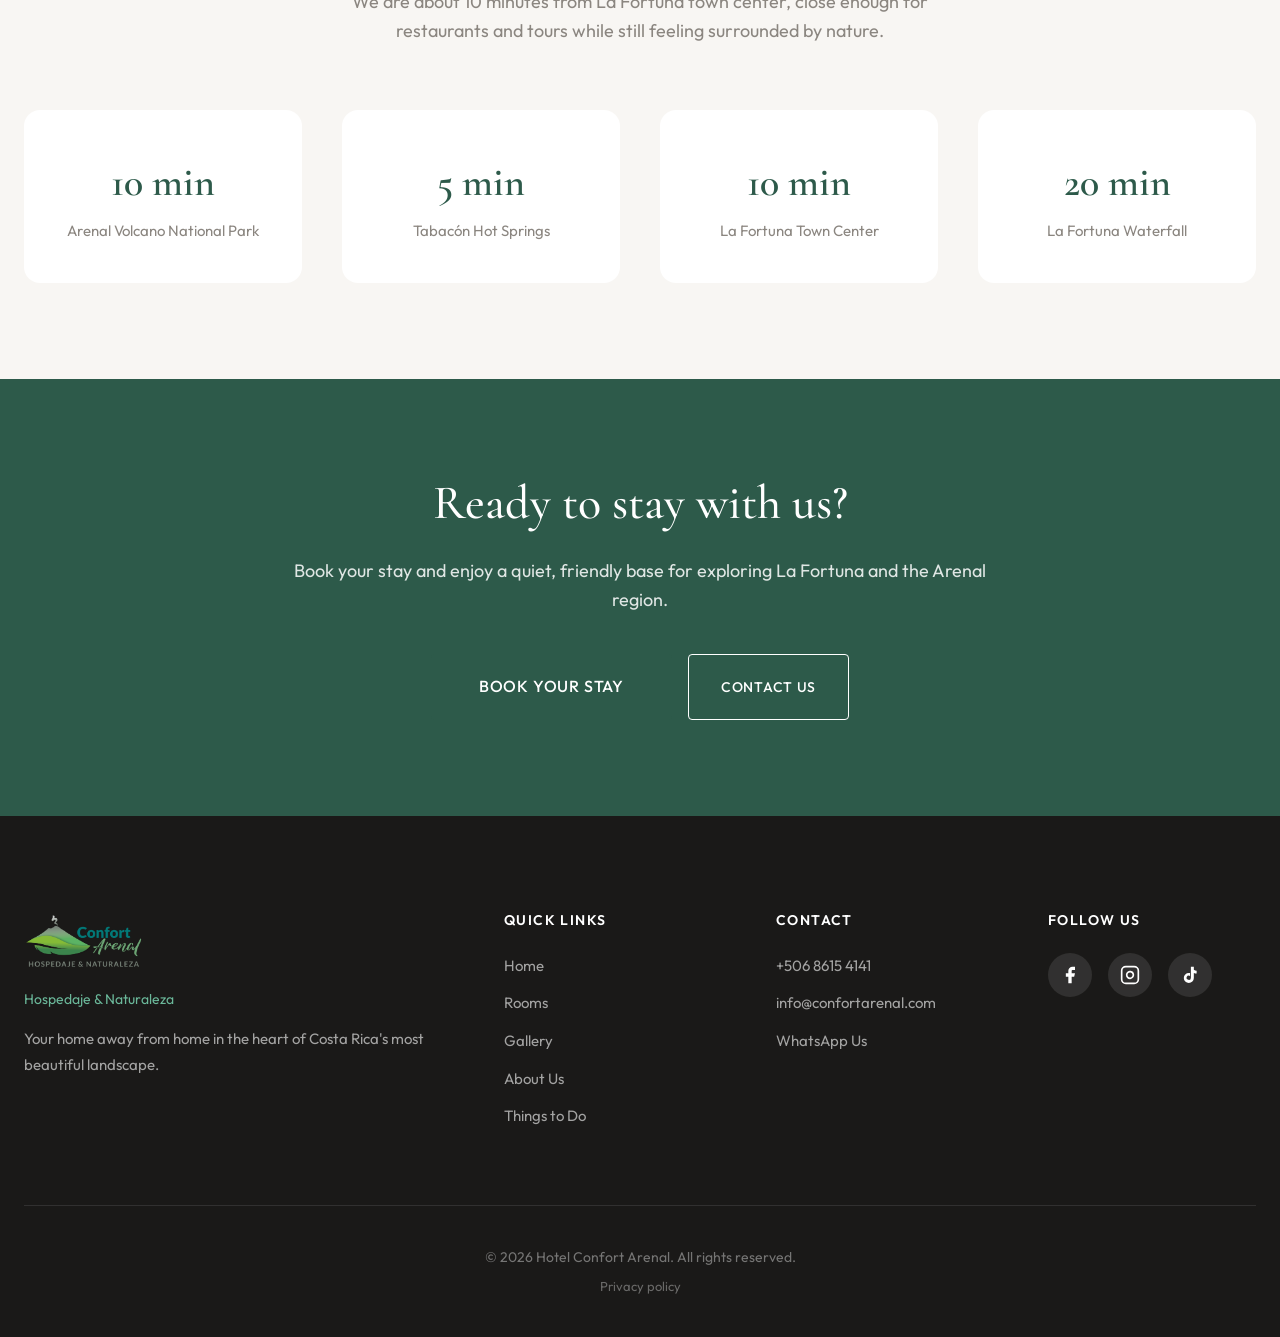
<file: pages/about.html>
<!DOCTYPE html>
<html lang="en">
<head>
    <meta charset="UTF-8">
    <meta name="viewport" content="width=device-width, initial-scale=1.0">
    <meta name="description" content="Learn about Hotel Confort Arenal - A family-run hotel in La Fortuna, Costa Rica offering warm hospitality and stunning Arenal Volcano views.">
    <meta name="google-site-verification" content="XRPGAnT5kSGyuwu4ux4AxKheKsOCQqVSbNlNVjhJPwc">
    <title>About Us | Hotel Confort Arenal - La Fortuna, Costa Rica</title>

    <!-- Favicon -->
    <link rel="icon" type="image/png" href="../favicon-96x96.png" sizes="96x96">
    <link rel="icon" type="image/svg+xml" href="../favicon.svg">
    <link rel="shortcut icon" href="../favicon.ico">
    <link rel="apple-touch-icon" sizes="180x180" href="../apple-touch-icon.png">
    <link rel="manifest" href="../site.webmanifest">
    <meta name="theme-color" content="#2D5A4A">

    <!-- Open Graph / Facebook -->
    <meta property="og:type" content="website">
    <meta property="og:url" content="https://www.confortarenal.com/pages/about.html">
    <meta property="og:title" content="About Us | Hotel Confort Arenal - La Fortuna, Costa Rica">
    <meta property="og:description" content="Learn about our family-run hotel in La Fortuna - warm hospitality and nature connection since opening.">
    <meta property="og:image" content="https://www.confortarenal.com/images/brand/og-image.jpg">
    <meta property="og:site_name" content="Hotel Confort Arenal">

    <!-- Twitter Card -->
    <meta name="twitter:card" content="summary_large_image">
    <meta name="twitter:title" content="About Us | Hotel Confort Arenal">
    <meta name="twitter:description" content="Family-run hotel with warm hospitality in La Fortuna, Costa Rica.">
    <meta name="twitter:image" content="https://www.confortarenal.com/images/brand/og-image.jpg">

    <!-- Canonical URL -->
    <link rel="canonical" href="https://www.confortarenal.com/pages/about.html">

    <!-- Preconnect & DNS Prefetch for Performance -->
    <link rel="preconnect" href="https://fonts.googleapis.com">
    <link rel="preconnect" href="https://fonts.gstatic.com" crossorigin>
    <link rel="preconnect" href="https://www.youtube-nocookie.com">
    <link rel="dns-prefetch" href="https://hotels.cloudbeds.com">
    <link rel="dns-prefetch" href="https://www.google-analytics.com">

    <!-- Fonts -->
    <link href="https://fonts.googleapis.com/css2?family=Cormorant+Garamond:ital,wght@0,400;0,500;0,600;0,700;1,400&family=Outfit:wght@300;400;500;600;700&display=swap" rel="stylesheet">
    
    <link rel="stylesheet" href="../css/styles.css">
    <link rel="stylesheet" href="../css/pages.css">

    <!-- Translations -->
    <script src="../js/translations.js"></script></head>
<body>
    <!-- Skip Link for Accessibility -->
    <a href="#main-content" class="skip-link">Skip to main content</a>

    <!-- Header -->
    <header class="header scrolled" id="header">
        <div class="header-container">
            <a href="../index.html" class="logo">
                <img src="../images/brand/logo.png" alt="Hotel Confort Arenal Logo">
            </a>
            
            <nav class="nav" id="nav">
                <ul class="nav-list">
                    <li><a href="../index.html" class="nav-link" data-i18n="navHome">Home</a></li>
                    <li><a href="rooms.html" class="nav-link" data-i18n="navRooms">Rooms</a></li>
                    <li><a href="gallery.html" class="nav-link" data-i18n="navGallery">Gallery</a></li>
                    <li><a href="about.html" class="nav-link active" data-i18n="navAbout">About Us</a></li>
                    <li><a href="contact.html" class="nav-link" data-i18n="navContact">Contact</a></li>
                </ul>
            </nav>

            <div class="language-switcher">
                <a href="#" class="lang-link active" data-lang="en">EN</a>
                <span>|</span>
                <a href="#" class="lang-link" data-lang="es">ES</a>
            </div>

            <a href="https://hotels.cloudbeds.com/es/reservation/VSWh83" target="_blank" rel="noopener" class="btn btn-book" data-i18n="bookNow">Book Now</a>
            
            <button class="mobile-toggle" id="mobileToggle" aria-label="Toggle menu">
                <span></span>
                <span></span>
                <span></span>
            </button>
        </div>
    </header>

    <!-- Page Header -->
    <section class="page-header" id="main-content">
        <div class="container">
            <span class="section-label" data-i18n="aboutPageLabel">Our Story</span>
            <h1 class="section-title" data-i18n="aboutPageTitle">About Us</h1>
            <p class="section-desc" data-i18n="aboutPageDesc">Hospedaje & Naturaleza – Where comfort meets the beauty of Costa Rica's most spectacular destination.</p>
        </div>
    </section>

    <!-- About Story -->
    <section class="about-story">
        <div class="container">
            <div class="about-story-grid">
                <div class="about-story-content">
                    <span class="section-label" data-i18n="aboutStoryLabel">Welcome</span>
                    <h2 data-i18n="aboutStoryTitle">At Confort Arenal, We Are Lodging & Nature</h2>
                    <p data-i18n="aboutStoryPara1">Located in the heart of Costa Rica's premier adventure destination, La Fortuna de San Carlos, Hotel Confort Arenal offers an authentic Costa Rican experience that combines natural beauty with genuine hospitality.</p>
                    <p data-i18n="aboutStoryPara2">Our rooms are surrounded by beautiful gardens and pure nature, offering spectacular views of the iconic Arenal Volcano. The atmosphere around our hotel is perfect for relaxation and reconnecting with nature—the ideal escape from the everyday hustle.</p>
                    <p data-i18n="aboutStoryPara3">For our entire team, it's a pleasure to help you experience the comfort you deserve. But more than that, our main goal is to create lasting friendships through our warm hospitality. Come as visitors, leave as family.</p>
                </div>
                <div class="about-story-image about-story-video">
                    <iframe
                        class="about-video-frame"
                        src="https://www.youtube-nocookie.com/embed/b6fRDcKr2PA?rel=0&modestbranding=1"
                        title="Hotel Confort Arenal video tour"
                        loading="lazy"
                        allow="accelerometer; autoplay; clipboard-write; encrypted-media; gyroscope; picture-in-picture; web-share"
                        referrerpolicy="strict-origin-when-cross-origin"
                        allowfullscreen>
                    </iframe>
                </div>
            </div>
        </div>
    </section>

    <!-- Values -->
    <section class="about-values">
        <div class="container">
            <div class="section-header center">
                <span class="section-label" data-i18n="aboutValuesLabel">What Defines Us</span>
                <h2 class="section-title" data-i18n="aboutValuesTitle">Our Values</h2>
            </div>

            <div class="values-grid">
                <div class="value-card">
                    <div class="value-icon">
                        <svg viewBox="0 0 24 24" fill="none" stroke="currentColor" stroke-width="1.5">
                            <path d="M20.84 4.61a5.5 5.5 0 0 0-7.78 0L12 5.67l-1.06-1.06a5.5 5.5 0 0 0-7.78 7.78l1.06 1.06L12 21.23l7.78-7.78 1.06-1.06a5.5 5.5 0 0 0 0-7.78z"/>
                        </svg>
                    </div>
                    <h3 data-i18n="aboutValue1Title">Warm Hospitality</h3>
                    <p data-i18n="aboutValue1Desc">We treat every guest like family, ensuring you feel welcomed and cared for from the moment you arrive until you depart.</p>
                </div>

                <div class="value-card">
                    <div class="value-icon">
                        <svg viewBox="0 0 24 24" fill="none" stroke="currentColor" stroke-width="1.5">
                            <path d="M12 22s8-4 8-10V5l-8-3-8 3v7c0 6 8 10 8 10z"/>
                        </svg>
                    </div>
                    <h3 data-i18n="aboutValue2Title">Nature Connection</h3>
                    <p data-i18n="aboutValue2Desc">We believe in preserving and celebrating the natural beauty that surrounds us, sharing it with guests who appreciate the environment.</p>
                </div>

                <div class="value-card">
                    <div class="value-icon">
                        <svg viewBox="0 0 24 24" fill="none" stroke="currentColor" stroke-width="1.5">
                            <circle cx="12" cy="12" r="10"/>
                            <path d="M8 14s1.5 2 4 2 4-2 4-2M9 9h.01M15 9h.01"/>
                        </svg>
                    </div>
                    <h3 data-i18n="aboutValue3Title">Genuine Comfort</h3>
                    <p data-i18n="aboutValue3Desc">Simple yet comfortable accommodations with everything you need to relax and enjoy your Costa Rican adventure.</p>
                </div>

                <div class="value-card">
                    <div class="value-icon">
                        <svg viewBox="0 0 24 24" fill="none" stroke="currentColor" stroke-width="1.5">
                            <path d="M17 21v-2a4 4 0 0 0-4-4H5a4 4 0 0 0-4 4v2"/>
                            <circle cx="9" cy="7" r="4"/>
                            <path d="M23 21v-2a4 4 0 0 0-3-3.87M16 3.13a4 4 0 0 1 0 7.75"/>
                        </svg>
                    </div>
                    <h3 data-i18n="aboutValue4Title">Local Experience</h3>
                    <p data-i18n="aboutValue4Desc">We help you discover the authentic La Fortuna, from hidden gems to popular attractions, with personalized recommendations.</p>
                </div>
            </div>
        </div>
    </section>

    <!-- What We Offer -->
    <section class="about-features">
        <div class="container">
            <div class="about-features-grid">
                <div class="about-features-image">
                    <img src="../images/hotel-photos/2026-photographer/garden-rancho-seating-1600.jpg" alt="Hotel garden rancho seating area" loading="lazy">
                </div>
                <div class="about-features-content">
                    <span class="section-label" data-i18n="aboutFeaturesLabel">What We Offer</span>
                    <h2 data-i18n="aboutFeaturesTitle">Everything for a Perfect Stay</h2>
                    <p data-i18n="aboutFeaturesDesc">During your stay with us, you'll enjoy a range of amenities and services designed to make your experience comfortable and memorable.</p>

                    <ul class="features-list">
                        <li>
                            <strong data-i18n="aboutFeature1Title">Free Parking</strong>
                            <span data-i18n="aboutFeature1Desc">Secure private parking for all our guests</span>
                        </li>
                        <li>
                            <strong data-i18n="aboutFeature2Title">Free Breakfast</strong>
                            <span data-i18n="aboutFeature2Desc">Traditional Costa Rican breakfast included daily</span>
                        </li>
                        <li>
                            <strong data-i18n="aboutFeature3Title">Free Internet</strong>
                            <span data-i18n="aboutFeature3Desc">High-speed Wi-Fi throughout the property</span>
                        </li>
                        <li>
                            <strong data-i18n="aboutFeature4Title">Beautiful Trails & Gardens</strong>
                            <span data-i18n="aboutFeature4Desc">Explore our lush tropical gardens at your leisure</span>
                        </li>
                        <li>
                            <strong data-i18n="aboutFeature5Title">Arenal Volcano Views</strong>
                            <span data-i18n="aboutFeature5Desc">Direct views of the iconic volcano from our property</span>
                        </li>
                        <li>
                            <strong data-i18n="aboutFeature6Title">Tours Information</strong>
                            <span data-i18n="aboutFeature6Desc">We help arrange the best local experiences</span>
                        </li>
                        <li>
                            <strong data-i18n="aboutFeature7Title">Prime Location</strong>
                            <span data-i18n="aboutFeature7Desc">Close to hot springs and ecological parks</span>
                        </li>
                        <li>
                            <strong data-i18n="aboutFeature8Title">Pet Friendly</strong>
                            <span data-i18n="aboutFeature8Desc">Your furry friends are welcome (conditions apply)</span>
                        </li>
                    </ul>
                </div>
            </div>
        </div>
    </section>

    <!-- Location Info -->
    <section class="about-location">
        <div class="container">
            <div class="section-header center">
                <span class="section-label" data-i18n="aboutLocationLabel">Perfect Location</span>
                <h2 class="section-title" data-i18n="aboutLocationTitle">Gateway to Adventure</h2>
                <p class="section-desc" data-i18n="aboutLocationDesc">Strategically located just 10 minutes from La Fortuna town center, we're your perfect base for exploring everything the Arenal region has to offer.</p>
            </div>

            <div class="location-highlights">
                <div class="location-highlight">
                    <span class="highlight-distance">10 min</span>
                    <span class="highlight-place" data-i18n="aboutLocation1">Arenal Volcano National Park</span>
                </div>
                <div class="location-highlight">
                    <span class="highlight-distance">5 min</span>
                    <span class="highlight-place" data-i18n="aboutLocation2">Tabacón Hot Springs</span>
                </div>
                <div class="location-highlight">
                    <span class="highlight-distance">10 min</span>
                    <span class="highlight-place" data-i18n="aboutLocation3">La Fortuna Town Center</span>
                </div>
                <div class="location-highlight">
                    <span class="highlight-distance">20 min</span>
                    <span class="highlight-place" data-i18n="aboutLocation4">La Fortuna Waterfall</span>
                </div>
            </div>
        </div>
    </section>

    <!-- CTA -->
    <section class="about-cta">
        <div class="container">
            <div class="about-cta-content">
                <h2 data-i18n="aboutCtaTitle">Ready to Experience Our Hospitality?</h2>
                <p data-i18n="aboutCtaDesc">Book your stay and let us show you the magic of La Fortuna and the warmth of Costa Rican hospitality.</p>
                <div class="about-cta-buttons">
                    <a href="https://hotels.cloudbeds.com/es/reservation/VSWh83" target="_blank" rel="noopener" class="btn btn-primary btn-large" data-i18n="aboutCtaBookBtn">Book Your Stay</a>
                    <a href="contact.html" class="btn btn-secondary" data-i18n="aboutCtaContactBtn">Contact Us</a>
                </div>
            </div>
        </div>
    </section>

    <!-- Footer -->
    <footer class="footer">
        <div class="container">
            <div class="footer-grid">
                <div class="footer-brand">
                    <img src="../images/brand/logo.png" alt="Hotel Confort Arenal" class="footer-logo">
                    <p class="footer-tagline" data-i18n="footerTagline">Hospedaje & Naturaleza</p>
                    <p class="footer-desc" data-i18n="footerDesc">Your home away from home in the heart of Costa Rica's most beautiful landscape.</p>
                </div>

                <div class="footer-links">
                    <h4 data-i18n="footerQuickLinks">Quick Links</h4>
                    <ul>
                        <li><a href="../index.html" data-i18n="navHome">Home</a></li>
                        <li><a href="rooms.html" data-i18n="navRooms">Rooms</a></li>
                        <li><a href="gallery.html" data-i18n="navGallery">Gallery</a></li>
                        <li><a href="about.html" data-i18n="navAbout">About Us</a></li>
                        <li><a href="things-to-do.html" data-i18n="navThingsToDo">Things to Do</a></li>
                    </ul>
                </div>

                <div class="footer-contact">
                    <h4 data-i18n="footerContact">Contact</h4>
                    <ul>
                        <li><a href="tel:+50686154141" data-i18n="footerPhone">+506 8615 4141</a></li>
                        <li><a href="mailto:info@confortarenal.com" data-i18n="footerEmail">info@confortarenal.com</a></li>
                        <li><a href="https://wa.me/50686154141" target="_blank" rel="noopener" data-i18n="footerWhatsApp">WhatsApp Us</a></li>
                    </ul>
                </div>

                <div class="footer-social">
                    <h4 data-i18n="footerFollow">Follow Us</h4>
                    <div class="social-links">
                        <a href="https://www.facebook.com/confortarenal" target="_blank" rel="noopener" aria-label="Facebook">
                            <svg viewBox="0 0 24 24" fill="currentColor"><path d="M18 2h-3a5 5 0 00-5 5v3H7v4h3v8h4v-8h3l1-4h-4V7a1 1 0 011-1h3z"/></svg>
                        </a>
                        <a href="https://www.instagram.com/confortarenalhospedaje/" target="_blank" rel="noopener" aria-label="Instagram">
                            <svg viewBox="0 0 24 24" fill="none" stroke="currentColor" stroke-width="2"><rect x="2" y="2" width="20" height="20" rx="5" ry="5"/><path d="M16 11.37A4 4 0 1112.63 8 4 4 0 0116 11.37z"/><line x1="17.5" y1="6.5" x2="17.51" y2="6.5"/></svg>
                        </a>
                        <a href="https://www.tiktok.com/@confortarenalhotel" target="_blank" rel="noopener" aria-label="TikTok">
                            <svg viewBox="0 0 24 24" fill="currentColor" aria-hidden="true"><path d="M16.6 5.82a5.7 5.7 0 003.36 1.08v3.4a8.9 8.9 0 01-3.36-.66v5.94a6.02 6.02 0 11-6.02-6.02c.5 0 .99.06 1.46.18v3.53a2.55 2.55 0 101.02 2.04V2h3.54v3.82z"/></svg>
                        </a>
                    </div>
                </div>
            </div>

            <div class="footer-bottom">
                <p data-i18n="footerCopyright">&copy; 2026 Hotel Confort Arenal. All rights reserved.</p>
                <a href="privacy.html" class="footer-privacy-link" data-i18n="footerPrivacy">Privacy Policy</a>
            </div>
        </div>
    </footer>

    <!-- WhatsApp Float -->
    <a href="https://wa.me/50686154141" target="_blank" rel="noopener" class="whatsapp-float" aria-label="Contact us on WhatsApp">
        <svg viewBox="0 0 24 24" fill="currentColor"><path d="M17.472 14.382c-.297-.149-1.758-.867-2.03-.967-.273-.099-.471-.148-.67.15-.197.297-.767.966-.94 1.164-.173.199-.347.223-.644.075-.297-.15-1.255-.463-2.39-1.475-.883-.788-1.48-1.761-1.653-2.059-.173-.297-.018-.458.13-.606.134-.133.298-.347.446-.52.149-.174.198-.298.298-.497.099-.198.05-.371-.025-.52-.075-.149-.669-1.612-.916-2.207-.242-.579-.487-.5-.669-.51-.173-.008-.371-.01-.57-.01-.198 0-.52.074-.792.372-.272.297-1.04 1.016-1.04 2.479 0 1.462 1.065 2.875 1.213 3.074.149.198 2.096 3.2 5.077 4.487.709.306 1.262.489 1.694.625.712.227 1.36.195 1.871.118.571-.085 1.758-.719 2.006-1.413.248-.694.248-1.289.173-1.413-.074-.124-.272-.198-.57-.347m-5.421 7.403h-.004a9.87 9.87 0 01-5.031-1.378l-.361-.214-3.741.982.998-3.648-.235-.374a9.86 9.86 0 01-1.51-5.26c.001-5.45 4.436-9.884 9.888-9.884 2.64 0 5.122 1.03 6.988 2.898a9.825 9.825 0 012.893 6.994c-.003 5.45-4.437 9.884-9.885 9.884m8.413-18.297A11.815 11.815 0 0012.05 0C5.495 0 .16 5.335.157 11.892c0 2.096.547 4.142 1.588 5.945L.057 24l6.305-1.654a11.882 11.882 0 005.683 1.448h.005c6.554 0 11.89-5.335 11.893-11.893a11.821 11.821 0 00-3.48-8.413z"/></svg>
    </a>

    <script src="../js/main.js"></script>
    <script src="../js/cookie-consent.js"></script>
</body>
</html>
</file>
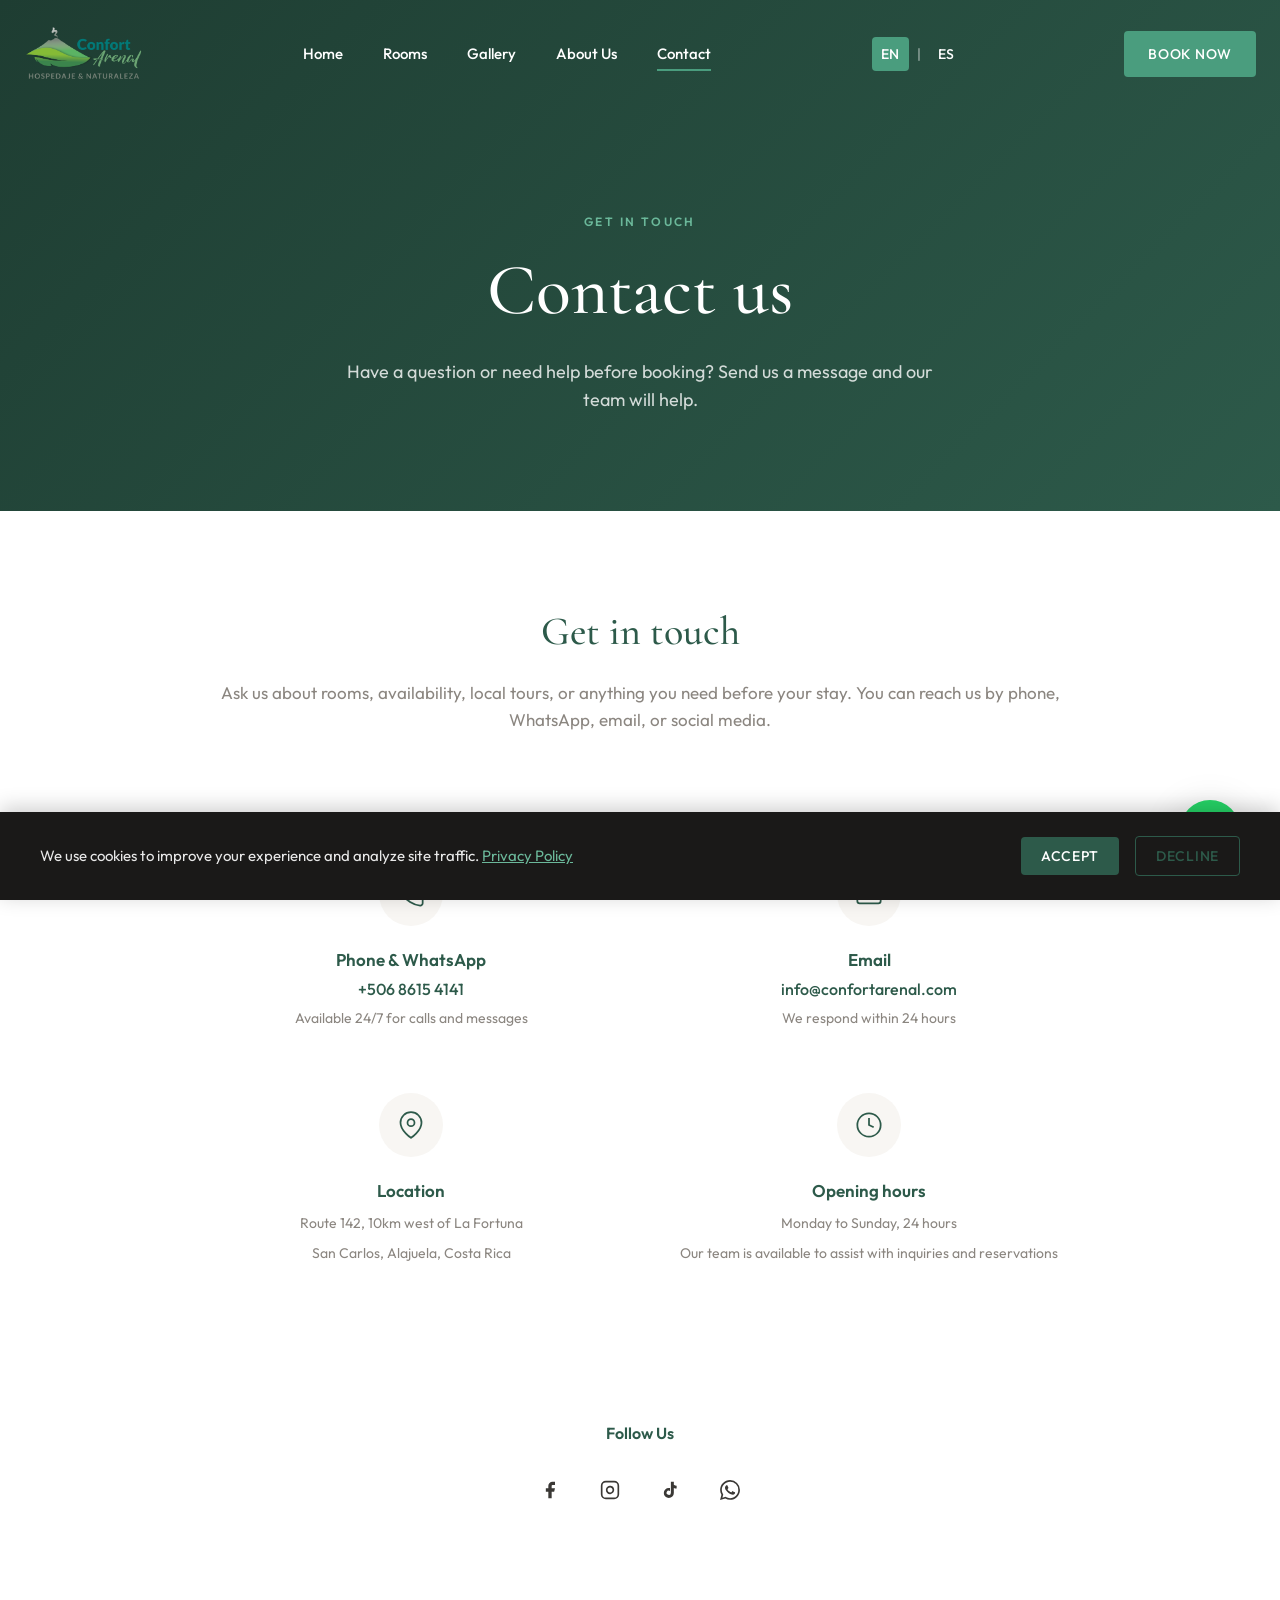
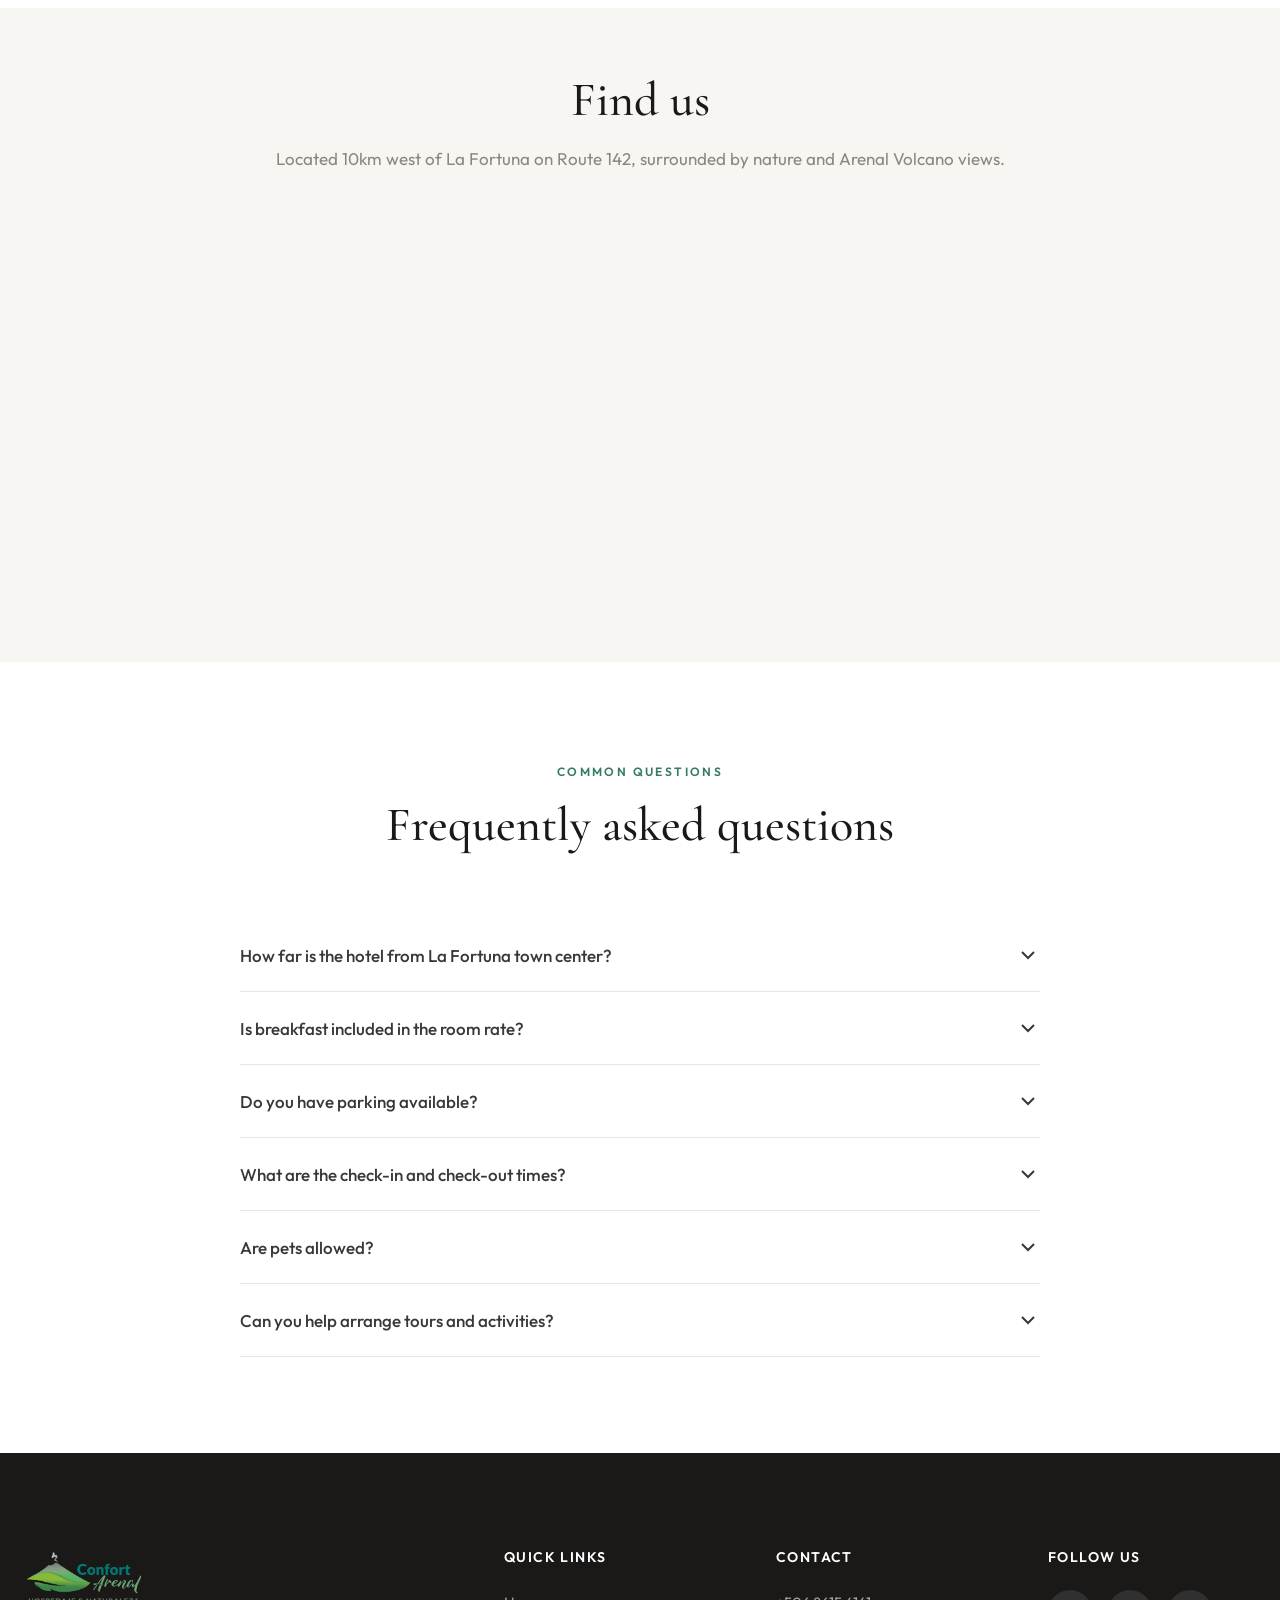
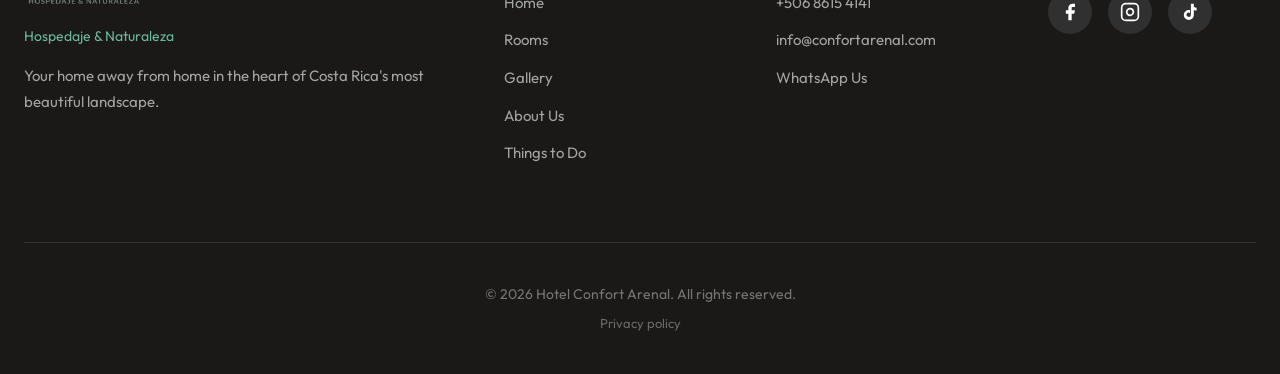
<file: pages/contact.html>
<!DOCTYPE html>
<html lang="en">
<head>
    <meta charset="UTF-8">
    <meta name="viewport" content="width=device-width, initial-scale=1.0">
    <meta name="description" content="Contact Hotel Confort Arenal - Phone, email, WhatsApp, location map and FAQs. Book your stay in La Fortuna, Costa Rica.">
    <meta name="google-site-verification" content="XRPGAnT5kSGyuwu4ux4AxKheKsOCQqVSbNlNVjhJPwc">
    <title>Contact Us | Hotel Confort Arenal - La Fortuna, Costa Rica</title>

    <!-- Favicon -->
    <link rel="icon" type="image/png" href="../favicon-96x96.png" sizes="96x96">
    <link rel="icon" type="image/svg+xml" href="../favicon.svg">
    <link rel="shortcut icon" href="../favicon.ico">
    <link rel="apple-touch-icon" sizes="180x180" href="../apple-touch-icon.png">
    <link rel="manifest" href="../site.webmanifest">
    <meta name="theme-color" content="#2D5A4A">

    <!-- Open Graph / Facebook -->
    <meta property="og:type" content="website">
    <meta property="og:url" content="https://www.confortarenal.com/pages/contact.html">
    <meta property="og:title" content="Contact Us | Hotel Confort Arenal - La Fortuna, Costa Rica">
    <meta property="og:description" content="Contact Hotel Confort Arenal - Phone, WhatsApp, email, location map. Book your stay in La Fortuna, Costa Rica.">
    <meta property="og:image" content="https://www.confortarenal.com/images/brand/og-image.jpg">
    <meta property="og:site_name" content="Hotel Confort Arenal">

    <!-- Twitter Card -->
    <meta name="twitter:card" content="summary_large_image">
    <meta name="twitter:title" content="Contact Us | Hotel Confort Arenal">
    <meta name="twitter:description" content="Get in touch with Hotel Confort Arenal in La Fortuna, Costa Rica.">
    <meta name="twitter:image" content="https://www.confortarenal.com/images/brand/og-image.jpg">

    <!-- Canonical URL -->
    <link rel="canonical" href="https://www.confortarenal.com/pages/contact.html">

    <!-- Preconnect & DNS Prefetch for Performance -->
    <link rel="preconnect" href="https://fonts.googleapis.com">
    <link rel="preconnect" href="https://fonts.gstatic.com" crossorigin>
    <link rel="preconnect" href="https://www.google.com">
    <link rel="dns-prefetch" href="https://hotels.cloudbeds.com">
    <link rel="dns-prefetch" href="https://www.google-analytics.com">

    <!-- Fonts -->
    <link href="https://fonts.googleapis.com/css2?family=Cormorant+Garamond:ital,wght@0,400;0,500;0,600;0,700;1,400&family=Outfit:wght@300;400;500;600;700&display=swap" rel="stylesheet">
    
    <link rel="stylesheet" href="../css/styles.css">
    <link rel="stylesheet" href="../css/pages.css">

    <!-- Translations -->
    <script src="../js/translations.js"></script>

    <!-- FAQPage Schema -->
    <script type="application/ld+json">
    {
      "@context": "https://schema.org",
      "@type": "FAQPage",
      "mainEntity": [
        {
          "@type": "Question",
          "name": "How far is the hotel from La Fortuna town center?",
          "acceptedAnswer": {
            "@type": "Answer",
            "text": "We are located approximately 10km (about 10-15 minutes by car) west of La Fortuna town center on Route 142."
          }
        },
        {
          "@type": "Question",
          "name": "Is breakfast included in the room rate?",
          "acceptedAnswer": {
            "@type": "Answer",
            "text": "Yes! A complimentary traditional Costa Rican breakfast is included with all room bookings."
          }
        },
        {
          "@type": "Question",
          "name": "Do you have parking available?",
          "acceptedAnswer": {
            "@type": "Answer",
            "text": "Yes, we offer free private parking for all our guests."
          }
        },
        {
          "@type": "Question",
          "name": "What are the check-in and check-out times?",
          "acceptedAnswer": {
            "@type": "Answer",
            "text": "Check-in is at 2:00 PM and check-out is at 11:00 AM. Early check-in and late check-out may be available upon request."
          }
        },
        {
          "@type": "Question",
          "name": "Are pets allowed?",
          "acceptedAnswer": {
            "@type": "Answer",
            "text": "Yes! We are pet-friendly. Please contact us in advance to arrange pet-friendly accommodations. Some conditions may apply."
          }
        },
        {
          "@type": "Question",
          "name": "Can you help arrange tours and activities?",
          "acceptedAnswer": {
            "@type": "Answer",
            "text": "Absolutely! Our team can help you arrange tours to hot springs, volcano hikes, canopy tours, rafting, and much more."
          }
        }
      ]
    }
    </script></head>
<body>
        <!-- Skip Link for Accessibility -->
    <a href="#main-content" class="skip-link">Skip to main content</a>

    <header class="header scrolled" id="header">
        <div class="header-container">
            <a href="../index.html" class="logo">
                <img src="../images/brand/logo.png" alt="Hotel Confort Arenal Logo">
            </a>
            <nav class="nav" id="nav">
                <ul class="nav-list">
                    <li><a href="../index.html" class="nav-link" data-i18n="navHome">Home</a></li>
                    <li><a href="rooms.html" class="nav-link" data-i18n="navRooms">Rooms</a></li>
                    <li><a href="gallery.html" class="nav-link" data-i18n="navGallery">Gallery</a></li>
                    <li><a href="about.html" class="nav-link" data-i18n="navAbout">About Us</a></li>
                    <li><a href="contact.html" class="nav-link active" data-i18n="navContact">Contact</a></li>
                </ul>
            </nav>

            <div class="language-switcher">
                <a href="#" class="lang-link active" data-lang="en">EN</a>
                <span>|</span>
                <a href="#" class="lang-link" data-lang="es">ES</a>
            </div>

            <a href="https://hotels.cloudbeds.com/es/reservation/VSWh83" target="_blank" rel="noopener" class="btn btn-book" data-i18n="bookNow">Book Now</a>
            <button class="mobile-toggle" id="mobileToggle" aria-label="Toggle menu">
                <span></span><span></span><span></span>
            </button>
        </div>
    </header>

    <section class="page-header" id="main-content">
        <div class="container">
            <span class="section-label" data-i18n="contactPageLabel">Get in Touch</span>
            <h1 class="section-title" data-i18n="contactPageTitle">Contact Us</h1>
            <p class="section-desc" data-i18n="contactPageDesc">Have questions or ready to book? We're here to help make your stay unforgettable.</p>
        </div>
    </section>

    <section class="contact-section">
        <div class="container">
            <div class="contact-info">
                <h2 data-i18n="contactSectionTitle">Get in Touch</h2>
                <p data-i18n="contactSectionText">Whether you have questions about our rooms, need help planning your activities, or are ready to book your stay, we're here to assist you. Reach out through any of the channels below.</p>

                <div class="contact-methods">
                    <div class="contact-method">
                        <div class="method-icon">
                            <svg viewBox="0 0 24 24" fill="none" stroke="currentColor" stroke-width="1.5"><path d="M22 16.92v3a2 2 0 0 1-2.18 2 19.79 19.79 0 0 1-8.63-3.07 19.5 19.5 0 0 1-6-6 19.79 19.79 0 0 1-3.07-8.67A2 2 0 0 1 4.11 2h3a2 2 0 0 1 2 1.72 12.84 12.84 0 0 0 .7 2.81 2 2 0 0 1-.45 2.11L8.09 9.91a16 16 0 0 0 6 6l1.27-1.27a2 2 0 0 1 2.11-.45 12.84 12.84 0 0 0 2.81.7A2 2 0 0 1 22 16.92z"/></svg>
                        </div>
                        <div class="method-content">
                            <h4 data-i18n="contactPhoneTitle">Phone & WhatsApp</h4>
                            <a href="tel:+50686154141">+506 8615 4141</a>
                            <p data-i18n="contactPhoneAvailable">Available 24/7 for calls and messages</p>
                        </div>
                    </div>

                    <div class="contact-method">
                        <div class="method-icon">
                            <svg viewBox="0 0 24 24" fill="none" stroke="currentColor" stroke-width="1.5"><path d="M4 4h16c1.1 0 2 .9 2 2v12c0 1.1-.9 2-2 2H4c-1.1 0-2-.9-2-2V6c0-1.1.9-2 2-2z"/><polyline points="22,6 12,13 2,6"/></svg>
                        </div>
                        <div class="method-content">
                            <h4 data-i18n="contactEmailTitle">Email</h4>
                            <a href="mailto:info@confortarenal.com">info@confortarenal.com</a>
                            <p data-i18n="contactEmailResponse">We respond within 24 hours</p>
                        </div>
                    </div>

                    <div class="contact-method">
                        <div class="method-icon">
                            <svg viewBox="0 0 24 24" fill="none" stroke="currentColor" stroke-width="1.5"><path d="M21 10c0 7-9 13-9 13s-9-6-9-13a9 9 0 0 1 18 0z"/><circle cx="12" cy="10" r="3"/></svg>
                        </div>
                        <div class="method-content">
                            <h4 data-i18n="contactLocationTitle">Location</h4>
                            <span data-i18n="contactLocationAddress">Route 142, 10km west of La Fortuna</span>
                            <p data-i18n="contactLocationCountry">San Carlos, Alajuela, Costa Rica</p>
                        </div>
                    </div>

                    <div class="contact-method">
                        <div class="method-icon">
                            <svg viewBox="0 0 24 24" fill="none" stroke="currentColor" stroke-width="1.5"><circle cx="12" cy="12" r="10"/><polyline points="12 6 12 12 16 14"/></svg>
                        </div>
                        <div class="method-content">
                            <h4 data-i18n="contactHoursTitle">Opening Hours</h4>
                            <span data-i18n="contactHours">Monday to Sunday, 24 hours</span>
                            <p data-i18n="contactHoursDesc">Our team is available to assist with inquiries and reservations</p>
                        </div>
                    </div>
                </div>

                <div class="contact-social">
                    <h4>Follow Us</h4>
                    <div class="social-links">
                        <a href="https://www.facebook.com/confortarenal" target="_blank" rel="noopener" aria-label="Facebook"><svg viewBox="0 0 24 24" fill="currentColor" aria-hidden="true"><path d="M18 2h-3a5 5 0 00-5 5v3H7v4h3v8h4v-8h3l1-4h-4V7a1 1 0 011-1h3z"/></svg></a>
                        <a href="https://www.instagram.com/confortarenalhospedaje/" target="_blank" rel="noopener" aria-label="Instagram"><svg viewBox="0 0 24 24" fill="none" stroke="currentColor" stroke-width="2" aria-hidden="true"><rect x="2" y="2" width="20" height="20" rx="5" ry="5"/><path d="M16 11.37A4 4 0 1112.63 8 4 4 0 0116 11.37z"/></svg></a>
                        <a href="https://www.tiktok.com/@confortarenalhotel" target="_blank" rel="noopener" aria-label="TikTok"><svg viewBox="0 0 24 24" fill="currentColor" aria-hidden="true"><path d="M16.6 5.82a5.7 5.7 0 003.36 1.08v3.4a8.9 8.9 0 01-3.36-.66v5.94a6.02 6.02 0 11-6.02-6.02c.5 0 .99.06 1.46.18v3.53a2.55 2.55 0 101.02 2.04V2h3.54v3.82z"/></svg></a>
                        <a href="https://wa.me/50686154141" target="_blank" rel="noopener" aria-label="WhatsApp"><svg viewBox="0 0 24 24" fill="currentColor" aria-hidden="true"><path d="M17.472 14.382c-.297-.149-1.758-.867-2.03-.967-.273-.099-.471-.148-.67.15-.197.297-.767.966-.94 1.164-.173.199-.347.223-.644.075-.297-.15-1.255-.463-2.39-1.475-.883-.788-1.48-1.761-1.653-2.059-.173-.297-.018-.458.13-.606.134-.133.298-.347.446-.52.149-.174.198-.298.298-.497.099-.198.05-.371-.025-.52-.075-.149-.669-1.612-.916-2.207-.242-.579-.487-.5-.669-.51-.173-.008-.371-.01-.57-.01-.198 0-.52.074-.792.372-.272.297-1.04 1.016-1.04 2.479 0 1.462 1.065 2.875 1.213 3.074.149.198 2.096 3.2 5.077 4.487.709.306 1.262.489 1.694.625.712.227 1.36.195 1.871.118.571-.085 1.758-.719 2.006-1.413.248-.694.248-1.289.173-1.413-.074-.124-.272-.198-.57-.347m-5.421 7.403h-.004a9.87 9.87 0 01-5.031-1.378l-.361-.214-3.741.982.998-3.648-.235-.374a9.86 9.86 0 01-1.51-5.26c.001-5.45 4.436-9.884 9.888-9.884 2.64 0 5.122 1.03 6.988 2.898a9.825 9.825 0 012.893 6.994c-.003 5.45-4.437 9.884-9.885 9.884m8.413-18.297A11.815 11.815 0 0012.05 0C5.495 0 .16 5.335.157 11.892c0 2.096.547 4.142 1.588 5.945L.057 24l6.305-1.654a11.882 11.882 0 005.683 1.448h.005c6.554 0 11.89-5.335 11.893-11.893a11.821 11.821 0 00-3.48-8.413z"/></svg></a>
                    </div>
                </div>
            </div>
        </div>
    </section>

    <section class="map-section">
        <div class="container">
            <h2 data-i18n="mapSectionTitle">Find Us</h2>
            <p data-i18n="mapSectionText">Located 10km west of La Fortuna on Route 142, surrounded by nature with stunning volcano views.</p>
        </div>
        <div class="map-wrapper">
            <iframe src="https://www.google.com/maps/embed?pb=!1m18!1m12!1m3!1d3936.5!2d-84.71205!3d10.49570!2m3!1f0!2f0!3f0!3m2!1i1024!2i768!4f13.1!3m3!1m2!1s0x8fa009902b8dd473:0x5d4ba36da102a299!2sConfort%20Arenal!5e0!3m2!1sen!2scr!4v1702700000000" width="100%" height="450" style="border:0;" allowfullscreen="" loading="lazy" referrerpolicy="no-referrer-when-downgrade" title="Google Maps showing Hotel Confort Arenal location near Arenal Volcano"></iframe>
        </div>
    </section>

    <section class="faq-section">
        <div class="container">
            <div class="section-header center">
                <span class="section-label" data-i18n="faqLabel">Common Questions</span>
                <h2 class="section-title" data-i18n="faqTitle">Frequently Asked Questions</h2>
            </div>

            <div class="faq-list">
                <div class="faq-item">
                    <button class="faq-question"><span data-i18n="faqQuestion1">How far is the hotel from La Fortuna town center?</span><svg viewBox="0 0 24 24" fill="none" stroke="currentColor" stroke-width="2"><polyline points="6 9 12 15 18 9"/></svg></button>
                    <div class="faq-answer"><p data-i18n="faqAnswer1">We are located approximately 10km (about 10-15 minutes by car) west of La Fortuna town center on Route 142.</p></div>
                </div>
                <div class="faq-item">
                    <button class="faq-question"><span data-i18n="faqQuestion2">Is breakfast included in the room rate?</span><svg viewBox="0 0 24 24" fill="none" stroke="currentColor" stroke-width="2"><polyline points="6 9 12 15 18 9"/></svg></button>
                    <div class="faq-answer"><p data-i18n="faqAnswer2">Yes! A complimentary traditional Costa Rican breakfast is included with all room bookings.</p></div>
                </div>
                <div class="faq-item">
                    <button class="faq-question"><span data-i18n="faqQuestion3">Do you have parking available?</span><svg viewBox="0 0 24 24" fill="none" stroke="currentColor" stroke-width="2"><polyline points="6 9 12 15 18 9"/></svg></button>
                    <div class="faq-answer"><p data-i18n="faqAnswer3">Yes, we offer free private parking for all our guests.</p></div>
                </div>
                <div class="faq-item">
                    <button class="faq-question"><span data-i18n="faqQuestion4">What are the check-in and check-out times?</span><svg viewBox="0 0 24 24" fill="none" stroke="currentColor" stroke-width="2"><polyline points="6 9 12 15 18 9"/></svg></button>
                    <div class="faq-answer"><p data-i18n="faqAnswer4">Check-in is at 2:00 PM and check-out is at 11:00 AM. Early check-in and late check-out may be available upon request.</p></div>
                </div>
                <div class="faq-item">
                    <button class="faq-question"><span data-i18n="faqQuestion5">Are pets allowed?</span><svg viewBox="0 0 24 24" fill="none" stroke="currentColor" stroke-width="2"><polyline points="6 9 12 15 18 9"/></svg></button>
                    <div class="faq-answer"><p data-i18n="faqAnswer5">Yes! We are pet-friendly. Please contact us in advance to arrange pet-friendly accommodations. Some conditions may apply.</p></div>
                </div>
                <div class="faq-item">
                    <button class="faq-question"><span data-i18n="faqQuestion6">Can you help arrange tours and activities?</span><svg viewBox="0 0 24 24" fill="none" stroke="currentColor" stroke-width="2"><polyline points="6 9 12 15 18 9"/></svg></button>
                    <div class="faq-answer"><p data-i18n="faqAnswer6">Absolutely! Our team can help you arrange tours to hot springs, volcano hikes, canopy tours, rafting, and much more.</p></div>
                </div>
            </div>
        </div>
    </section>

    <footer class="footer">
        <div class="container">
            <div class="footer-grid">
                <div class="footer-brand">
                    <img src="../images/brand/logo.png" alt="Hotel Confort Arenal" class="footer-logo">
                    <p class="footer-tagline" data-i18n="footerTagline">Hospedaje & Naturaleza</p>
                    <p class="footer-desc" data-i18n="footerDesc">Your home away from home in the heart of Costa Rica's most beautiful landscape.</p>
                </div>
                <div class="footer-links">
                    <h4 data-i18n="footerQuickLinks">Quick Links</h4>
                    <ul>
                        <li><a href="../index.html" data-i18n="navHome">Home</a></li>
                        <li><a href="rooms.html" data-i18n="navRooms">Rooms</a></li>
                        <li><a href="gallery.html" data-i18n="navGallery">Gallery</a></li>
                        <li><a href="about.html" data-i18n="navAbout">About Us</a></li>
                        <li><a href="things-to-do.html" data-i18n="navThingsToDo">Things to Do</a></li>
                    </ul>
                </div>
                <div class="footer-contact">
                    <h4 data-i18n="footerContact">Contact</h4>
                    <ul>
                        <li><a href="tel:+50686154141" data-i18n="footerPhone">+506 8615 4141</a></li>
                        <li><a href="mailto:info@confortarenal.com" data-i18n="footerEmail">info@confortarenal.com</a></li>
                        <li><a href="https://wa.me/50686154141" target="_blank" rel="noopener" data-i18n="footerWhatsApp">WhatsApp Us</a></li>
                    </ul>
                </div>
                <div class="footer-social">
                    <h4 data-i18n="footerFollow">Follow Us</h4>
                    <div class="social-links">
                        <a href="https://www.facebook.com/confortarenal" target="_blank" rel="noopener" aria-label="Facebook"><svg viewBox="0 0 24 24" fill="currentColor" aria-hidden="true"><path d="M18 2h-3a5 5 0 00-5 5v3H7v4h3v8h4v-8h3l1-4h-4V7a1 1 0 011-1h3z"/></svg></a>
                        <a href="https://www.instagram.com/confortarenalhospedaje/" target="_blank" rel="noopener" aria-label="Instagram"><svg viewBox="0 0 24 24" fill="none" stroke="currentColor" stroke-width="2" aria-hidden="true"><rect x="2" y="2" width="20" height="20" rx="5" ry="5"/><path d="M16 11.37A4 4 0 1112.63 8 4 4 0 0116 11.37z"/></svg></a>
                        <a href="https://www.tiktok.com/@confortarenalhotel" target="_blank" rel="noopener" aria-label="TikTok"><svg viewBox="0 0 24 24" fill="currentColor" aria-hidden="true"><path d="M16.6 5.82a5.7 5.7 0 003.36 1.08v3.4a8.9 8.9 0 01-3.36-.66v5.94a6.02 6.02 0 11-6.02-6.02c.5 0 .99.06 1.46.18v3.53a2.55 2.55 0 101.02 2.04V2h3.54v3.82z"/></svg></a>
                    </div>
                </div>
            </div>
            <div class="footer-bottom">
                <p data-i18n="footerCopyright">&copy; 2026 Hotel Confort Arenal. All rights reserved.</p>
                <a href="privacy.html" class="footer-privacy-link" data-i18n="footerPrivacy">Privacy Policy</a>
            </div>
        </div>
    </footer>

    <a href="https://wa.me/50686154141" target="_blank" rel="noopener" class="whatsapp-float" aria-label="Chat with us on WhatsApp"><svg viewBox="0 0 24 24" fill="currentColor" aria-hidden="true"><path d="M17.472 14.382c-.297-.149-1.758-.867-2.03-.967-.273-.099-.471-.148-.67.15-.197.297-.767.966-.94 1.164-.173.199-.347.223-.644.075-.297-.15-1.255-.463-2.39-1.475-.883-.788-1.48-1.761-1.653-2.059-.173-.297-.018-.458.13-.606.134-.133.298-.347.446-.52.149-.174.198-.298.298-.497.099-.198.05-.371-.025-.52-.075-.149-.669-1.612-.916-2.207-.242-.579-.487-.5-.669-.51-.173-.008-.371-.01-.57-.01-.198 0-.52.074-.792.372-.272.297-1.04 1.016-1.04 2.479 0 1.462 1.065 2.875 1.213 3.074.149.198 2.096 3.2 5.077 4.487.709.306 1.262.489 1.694.625.712.227 1.36.195 1.871.118.571-.085 1.758-.719 2.006-1.413.248-.694.248-1.289.173-1.413-.074-.124-.272-.198-.57-.347m-5.421 7.403h-.004a9.87 9.87 0 01-5.031-1.378l-.361-.214-3.741.982.998-3.648-.235-.374a9.86 9.86 0 01-1.51-5.26c.001-5.45 4.436-9.884 9.888-9.884 2.64 0 5.122 1.03 6.988 2.898a9.825 9.825 0 012.893 6.994c-.003 5.45-4.437 9.884-9.885 9.884m8.413-18.297A11.815 11.815 0 0012.05 0C5.495 0 .16 5.335.157 11.892c0 2.096.547 4.142 1.588 5.945L.057 24l6.305-1.654a11.882 11.882 0 005.683 1.448h.005c6.554 0 11.89-5.335 11.893-11.893a11.821 11.821 0 00-3.48-8.413z"/></svg></a>

    <script src="../js/main.js"></script>
    <script src="../js/cookie-consent.js"></script>
</body>
</html>
</file>
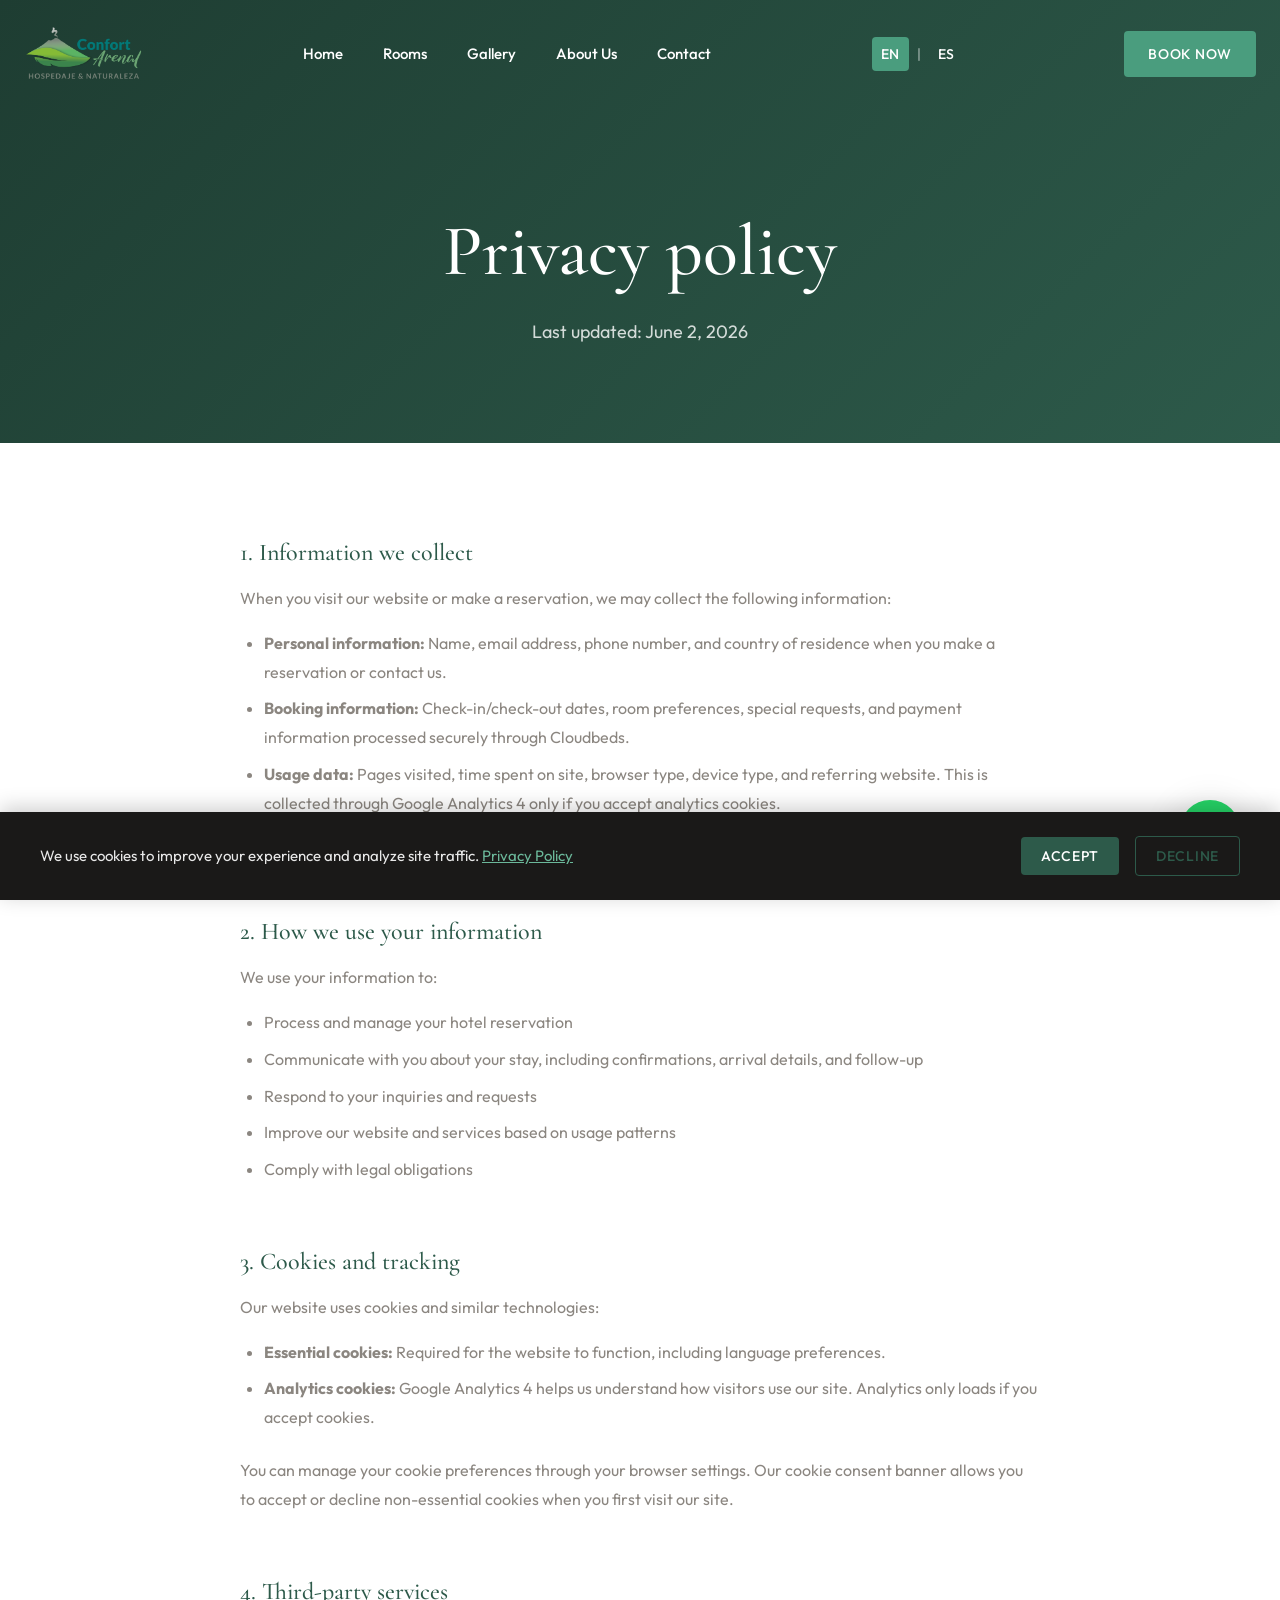
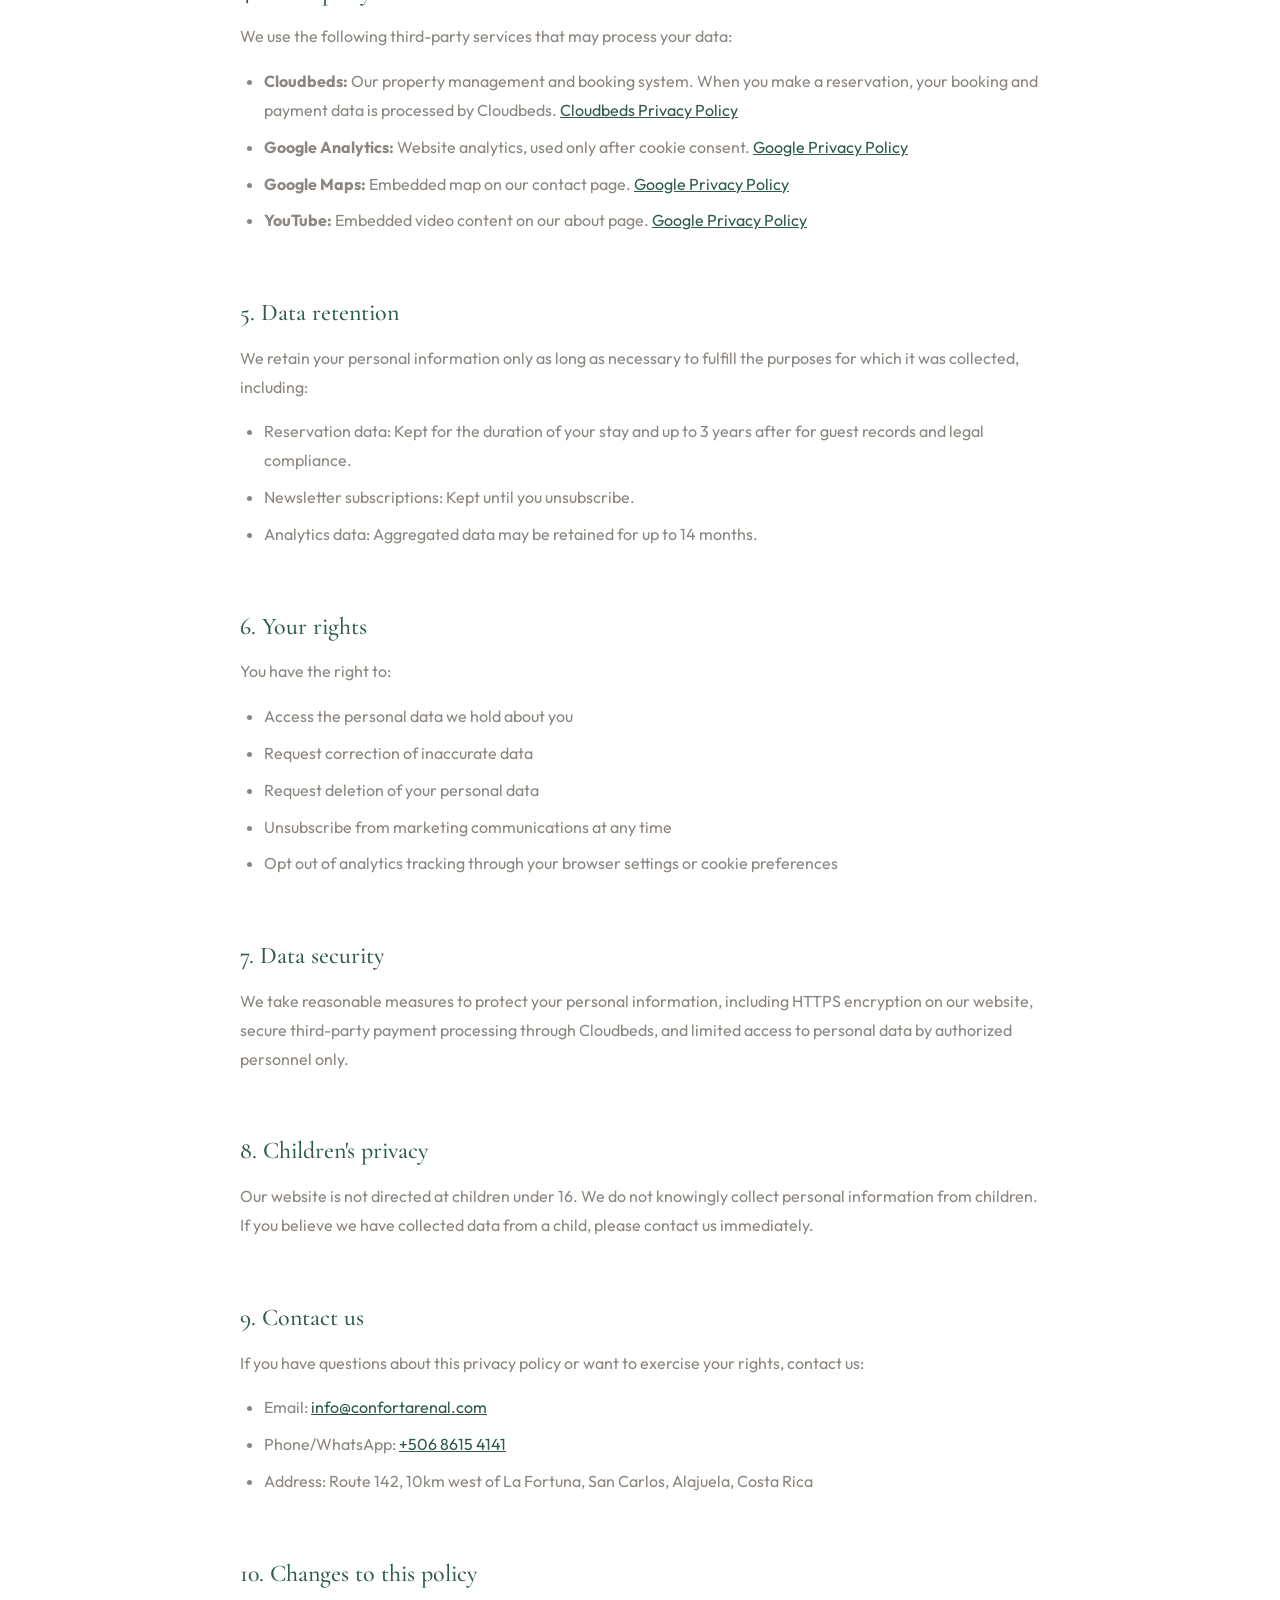
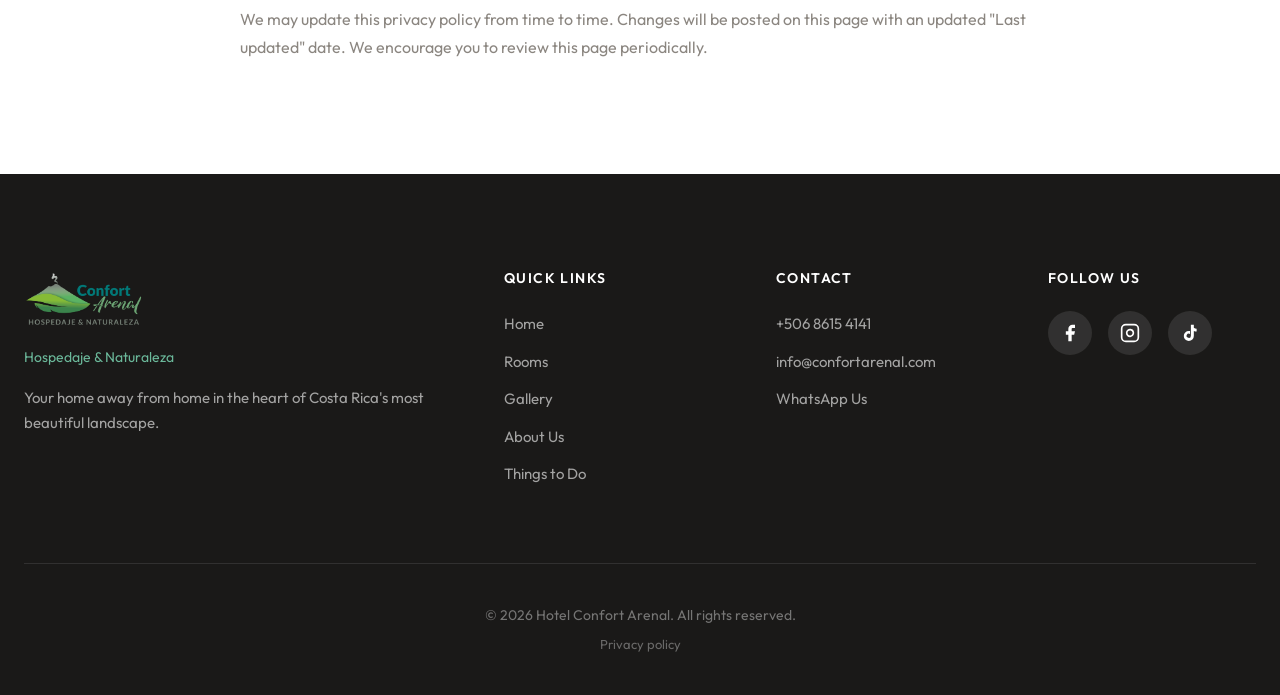
<file: pages/privacy.html>
<!DOCTYPE html>
<html lang="en">
<head>
    <meta charset="UTF-8">
    <meta name="viewport" content="width=device-width, initial-scale=1.0">
    <meta name="description" content="Privacy Policy for Hotel Confort Arenal - How we collect, use, and protect your personal information.">
    <meta name="google-site-verification" content="XRPGAnT5kSGyuwu4ux4AxKheKsOCQqVSbNlNVjhJPwc">
    <title>Privacy Policy | Hotel Confort Arenal</title>

    <!-- Favicon -->
    <link rel="icon" type="image/png" href="../favicon-96x96.png" sizes="96x96">
    <link rel="icon" type="image/svg+xml" href="../favicon.svg">
    <link rel="shortcut icon" href="../favicon.ico">
    <link rel="apple-touch-icon" sizes="180x180" href="../apple-touch-icon.png">
    <link rel="manifest" href="../site.webmanifest">
    <meta name="theme-color" content="#2D5A4A">

    <!-- Canonical URL -->
    <link rel="canonical" href="https://www.confortarenal.com/pages/privacy.html">

    <!-- Open Graph / Facebook -->
    <meta property="og:type" content="website">
    <meta property="og:url" content="https://www.confortarenal.com/pages/privacy.html">
    <meta property="og:title" content="Privacy Policy | Hotel Confort Arenal">
    <meta property="og:description" content="How Hotel Confort Arenal collects, uses, and protects your personal information.">
    <meta property="og:image" content="https://www.confortarenal.com/images/brand/og-image.jpg">
    <meta property="og:site_name" content="Hotel Confort Arenal">

    <!-- Twitter Card -->
    <meta name="twitter:card" content="summary_large_image">
    <meta name="twitter:title" content="Privacy Policy | Hotel Confort Arenal">
    <meta name="twitter:description" content="How Hotel Confort Arenal collects, uses, and protects your personal information.">
    <meta name="twitter:image" content="https://www.confortarenal.com/images/brand/og-image.jpg">

    <!-- Preconnect -->
    <link rel="preconnect" href="https://fonts.googleapis.com">
    <link rel="preconnect" href="https://fonts.gstatic.com" crossorigin>

    <!-- Fonts -->
    <link href="https://fonts.googleapis.com/css2?family=Cormorant+Garamond:ital,wght@0,400;0,500;0,600;0,700;1,400&family=Outfit:wght@300;400;500;600;700&display=swap" rel="stylesheet">

    <link rel="stylesheet" href="../css/styles.css">
    <link rel="stylesheet" href="../css/pages.css">

    <script src="../js/translations.js"></script>
</head>
<body>
    <a href="#main-content" class="skip-link">Skip to main content</a>

    <header class="header scrolled" id="header">
        <div class="header-container">
            <a href="../index.html" class="logo">
                <img src="../images/brand/logo.png" alt="Hotel Confort Arenal Logo">
            </a>
            <nav class="nav" id="nav">
                <ul class="nav-list">
                    <li><a href="../index.html" class="nav-link" data-i18n="navHome">Home</a></li>
                    <li><a href="rooms.html" class="nav-link" data-i18n="navRooms">Rooms</a></li>
                    <li><a href="gallery.html" class="nav-link" data-i18n="navGallery">Gallery</a></li>
                    <li><a href="about.html" class="nav-link" data-i18n="navAbout">About Us</a></li>
                    <li><a href="contact.html" class="nav-link" data-i18n="navContact">Contact</a></li>
                </ul>
            </nav>
            <div class="language-switcher">
                <a href="#" class="lang-link active" data-lang="en">EN</a>
                <span>|</span>
                <a href="#" class="lang-link" data-lang="es">ES</a>
            </div>
            <a href="https://hotels.cloudbeds.com/es/reservation/VSWh83" target="_blank" rel="noopener" class="btn btn-book" data-i18n="bookNow">Book Now</a>
            <button class="mobile-toggle" id="mobileToggle" aria-label="Toggle menu">
                <span></span><span></span><span></span>
            </button>
        </div>
    </header>

    <section class="page-header" id="main-content">
        <div class="container">
            <h1 class="section-title" data-i18n="privacyPageTitle">Privacy Policy</h1>
            <p class="section-desc" data-i18n="privacyLastUpdated">Last updated: June 2, 2026</p>
        </div>
    </section>

    <section class="legal-content">
        <div class="container">
            <div class="legal-text">
                <h2 data-i18n="privacyCollectTitle">1. Information We Collect</h2>
                <p data-i18n="privacyCollectIntro">When you visit our website or make a reservation, we may collect the following information:</p>
                <ul>
                    <li data-i18n="privacyCollectPersonal"><strong>Personal information:</strong> Name, email address, phone number, and country of residence when you make a reservation or contact us.</li>
                    <li data-i18n="privacyCollectBooking"><strong>Booking information:</strong> Check-in/check-out dates, room preferences, special requests, and payment information processed securely through Cloudbeds.</li>
                    <li data-i18n="privacyCollectUsage"><strong>Usage data:</strong> Pages visited, time spent on site, browser type, device type, and referring website. This is collected through Google Analytics 4 only if you accept analytics cookies.</li>
                    <li data-i18n="privacyCollectCommunication"><strong>Communication data:</strong> Messages sent via email or WhatsApp.</li>
                </ul>

                <h2 data-i18n="privacyUseTitle">2. How We Use Your Information</h2>
                <p data-i18n="privacyUseIntro">We use your information to:</p>
                <ul>
                    <li data-i18n="privacyUseReservation">Process and manage your hotel reservation</li>
                    <li data-i18n="privacyUseStay">Communicate with you about your stay, including confirmations, arrival details, and follow-up</li>
                    <li data-i18n="privacyUseRequests">Respond to your inquiries and requests</li>
                    <li data-i18n="privacyUseImprove">Improve our website and services based on usage patterns</li>
                    <li data-i18n="privacyUseLegal">Comply with legal obligations</li>
                </ul>

                <h2 data-i18n="privacyCookiesTitle">3. Cookies and Tracking</h2>
                <p data-i18n="privacyCookiesIntro">Our website uses cookies and similar technologies:</p>
                <ul>
                    <li data-i18n="privacyCookiesEssential"><strong>Essential cookies:</strong> Required for the website to function, including language preferences.</li>
                    <li data-i18n="privacyCookiesAnalytics"><strong>Analytics cookies:</strong> Google Analytics 4 helps us understand how visitors use our site. Analytics only loads if you accept cookies.</li>
                </ul>
                <p data-i18n="privacyCookiesManage">You can manage your cookie preferences through your browser settings. Our cookie consent banner allows you to accept or decline non-essential cookies when you first visit our site.</p>

                <h2 data-i18n="privacyThirdPartyTitle">4. Third-Party Services</h2>
                <p data-i18n="privacyThirdPartyIntro">We use the following third-party services that may process your data:</p>
                <ul>
                    <li data-i18n="privacyThirdPartyCloudbeds"><strong>Cloudbeds:</strong> Our property management and booking system. When you make a reservation, your booking and payment data is processed by Cloudbeds. <a href="https://www.cloudbeds.com/privacy-policy/" target="_blank" rel="noopener">Cloudbeds Privacy Policy</a></li>
                    <li data-i18n="privacyThirdPartyAnalytics"><strong>Google Analytics:</strong> Website analytics, used only after cookie consent. <a href="https://policies.google.com/privacy" target="_blank" rel="noopener">Google Privacy Policy</a></li>
                    <li data-i18n="privacyThirdPartyMaps"><strong>Google Maps:</strong> Embedded map on our contact page. <a href="https://policies.google.com/privacy" target="_blank" rel="noopener">Google Privacy Policy</a></li>
                    <li data-i18n="privacyThirdPartyYoutube"><strong>YouTube:</strong> Embedded video content on our about page. <a href="https://policies.google.com/privacy" target="_blank" rel="noopener">Google Privacy Policy</a></li>
                </ul>

                <h2 data-i18n="privacyRetentionTitle">5. Data Retention</h2>
                <p data-i18n="privacyRetentionIntro">We retain your personal information only as long as necessary to fulfill the purposes for which it was collected, including:</p>
                <ul>
                    <li data-i18n="privacyRetentionReservation">Reservation data: Kept for the duration of your stay and up to 3 years after for guest records and legal compliance.</li>
                    <li data-i18n="privacyRetentionNewsletter">Newsletter subscriptions: Kept until you unsubscribe.</li>
                    <li data-i18n="privacyRetentionAnalytics">Analytics data: Aggregated data may be retained for up to 14 months.</li>
                </ul>

                <h2 data-i18n="privacyRightsTitle">6. Your Rights</h2>
                <p data-i18n="privacyRightsIntro">You have the right to:</p>
                <ul>
                    <li data-i18n="privacyRightsAccess">Access the personal data we hold about you</li>
                    <li data-i18n="privacyRightsCorrection">Request correction of inaccurate data</li>
                    <li data-i18n="privacyRightsDeletion">Request deletion of your personal data</li>
                    <li data-i18n="privacyRightsMarketing">Unsubscribe from marketing communications at any time</li>
                    <li data-i18n="privacyRightsAnalytics">Opt out of analytics tracking through your browser settings or cookie preferences</li>
                </ul>

                <h2 data-i18n="privacySecurityTitle">7. Data Security</h2>
                <p data-i18n="privacySecurityText">We take reasonable measures to protect your personal information, including HTTPS encryption on our website, secure third-party payment processing through Cloudbeds, and limited access to personal data by authorized personnel only.</p>

                <h2 data-i18n="privacyChildrenTitle">8. Children's Privacy</h2>
                <p data-i18n="privacyChildrenText">Our website is not directed at children under 16. We do not knowingly collect personal information from children. If you believe we have collected data from a child, please contact us immediately.</p>

                <h2 data-i18n="privacyContactTitle">9. Contact Us</h2>
                <p data-i18n="privacyContactText">If you have questions about this privacy policy or want to exercise your rights, contact us:</p>
                <ul>
                    <li data-i18n="privacyContactEmail">Email: <a href="mailto:info@confortarenal.com">info@confortarenal.com</a></li>
                    <li data-i18n="privacyContactPhone">Phone/WhatsApp: <a href="tel:+50686154141">+506 8615 4141</a></li>
                    <li data-i18n="privacyContactAddress">Address: Route 142, 10km west of La Fortuna, San Carlos, Alajuela, Costa Rica</li>
                </ul>

                <h2 data-i18n="privacyChangesTitle">10. Changes to This Policy</h2>
                <p data-i18n="privacyChangesText">We may update this privacy policy from time to time. Changes will be posted on this page with an updated "Last updated" date. We encourage you to review this page periodically.</p>
            </div>
        </div>
    </section>

    <!-- Footer -->
    <footer class="footer">
        <div class="container">
            <div class="footer-grid">
                <div class="footer-brand">
                    <img src="../images/brand/logo.png" alt="Hotel Confort Arenal" class="footer-logo">
                    <p class="footer-tagline" data-i18n="footerTagline">Hospedaje & Naturaleza</p>
                    <p class="footer-desc" data-i18n="footerDesc">Your home away from home in the heart of Costa Rica's most beautiful landscape.</p>
                </div>
                <div class="footer-links">
                    <h4 data-i18n="footerQuickLinks">Quick Links</h4>
                    <ul>
                        <li><a href="../index.html" data-i18n="navHome">Home</a></li>
                        <li><a href="rooms.html" data-i18n="navRooms">Rooms</a></li>
                        <li><a href="gallery.html" data-i18n="navGallery">Gallery</a></li>
                        <li><a href="about.html" data-i18n="navAbout">About Us</a></li>
                        <li><a href="things-to-do.html" data-i18n="navThingsToDo">Things to Do</a></li>
                    </ul>
                </div>
                <div class="footer-contact">
                    <h4 data-i18n="footerContact">Contact</h4>
                    <ul>
                        <li><a href="tel:+50686154141" data-i18n="footerPhone">+506 8615 4141</a></li>
                        <li><a href="mailto:info@confortarenal.com" data-i18n="footerEmail">info@confortarenal.com</a></li>
                        <li><a href="https://wa.me/50686154141" target="_blank" rel="noopener" data-i18n="footerWhatsApp">WhatsApp Us</a></li>
                    </ul>
                </div>
                <div class="footer-social">
                    <h4 data-i18n="footerFollow">Follow Us</h4>
                    <div class="social-links">
                        <a href="https://www.facebook.com/confortarenal" target="_blank" rel="noopener" aria-label="Facebook">
                            <svg viewBox="0 0 24 24" fill="currentColor"><path d="M18 2h-3a5 5 0 00-5 5v3H7v4h3v8h4v-8h3l1-4h-4V7a1 1 0 011-1h3z"/></svg>
                        </a>
                        <a href="https://www.instagram.com/confortarenalhospedaje/" target="_blank" rel="noopener" aria-label="Instagram">
                            <svg viewBox="0 0 24 24" fill="none" stroke="currentColor" stroke-width="2"><rect x="2" y="2" width="20" height="20" rx="5" ry="5"/><path d="M16 11.37A4 4 0 1112.63 8 4 4 0 0116 11.37z"/><line x1="17.5" y1="6.5" x2="17.51" y2="6.5"/></svg>
                        </a>
                        <a href="https://www.tiktok.com/@confortarenalhotel" target="_blank" rel="noopener" aria-label="TikTok">
                            <svg viewBox="0 0 24 24" fill="currentColor" aria-hidden="true"><path d="M16.6 5.82a5.7 5.7 0 003.36 1.08v3.4a8.9 8.9 0 01-3.36-.66v5.94a6.02 6.02 0 11-6.02-6.02c.5 0 .99.06 1.46.18v3.53a2.55 2.55 0 101.02 2.04V2h3.54v3.82z"/></svg>
                        </a>
                    </div>
                </div>
            </div>
            <div class="footer-bottom">
                <p data-i18n="footerCopyright">&copy; 2026 Hotel Confort Arenal. All rights reserved.</p>
                <a href="privacy.html" class="footer-privacy-link" data-i18n="footerPrivacy">Privacy Policy</a>
            </div>
        </div>
    </footer>

    <a href="https://wa.me/50686154141" target="_blank" rel="noopener" class="whatsapp-float" aria-label="Contact us on WhatsApp">
        <svg viewBox="0 0 24 24" fill="currentColor"><path d="M17.472 14.382c-.297-.149-1.758-.867-2.03-.967-.273-.099-.471-.148-.67.15-.197.297-.767.966-.94 1.164-.173.199-.347.223-.644.075-.297-.15-1.255-.463-2.39-1.475-.883-.788-1.48-1.761-1.653-2.059-.173-.297-.018-.458.13-.606.134-.133.298-.347.446-.52.149-.174.198-.298.298-.497.099-.198.05-.371-.025-.52-.075-.149-.669-1.612-.916-2.207-.242-.579-.487-.5-.669-.51-.173-.008-.371-.01-.57-.01-.198 0-.52.074-.792.372-.272.297-1.04 1.016-1.04 2.479 0 1.462 1.065 2.875 1.213 3.074.149.198 2.096 3.2 5.077 4.487.709.306 1.262.489 1.694.625.712.227 1.36.195 1.871.118.571-.085 1.758-.719 2.006-1.413.248-.694.248-1.289.173-1.413-.074-.124-.272-.198-.57-.347m-5.421 7.403h-.004a9.87 9.87 0 01-5.031-1.378l-.361-.214-3.741.982.998-3.648-.235-.374a9.86 9.86 0 01-1.51-5.26c.001-5.45 4.436-9.884 9.888-9.884 2.64 0 5.122 1.03 6.988 2.898a9.825 9.825 0 012.893 6.994c-.003 5.45-4.437 9.884-9.885 9.884m8.413-18.297A11.815 11.815 0 0012.05 0C5.495 0 .16 5.335.157 11.892c0 2.096.547 4.142 1.588 5.945L.057 24l6.305-1.654a11.882 11.882 0 005.683 1.448h.005c6.554 0 11.89-5.335 11.893-11.893a11.821 11.821 0 00-3.48-8.413z"/></svg>
    </a>

    <script src="../js/main.js"></script>
    <script src="../js/cookie-consent.js"></script>
</body>
</html>
</file>
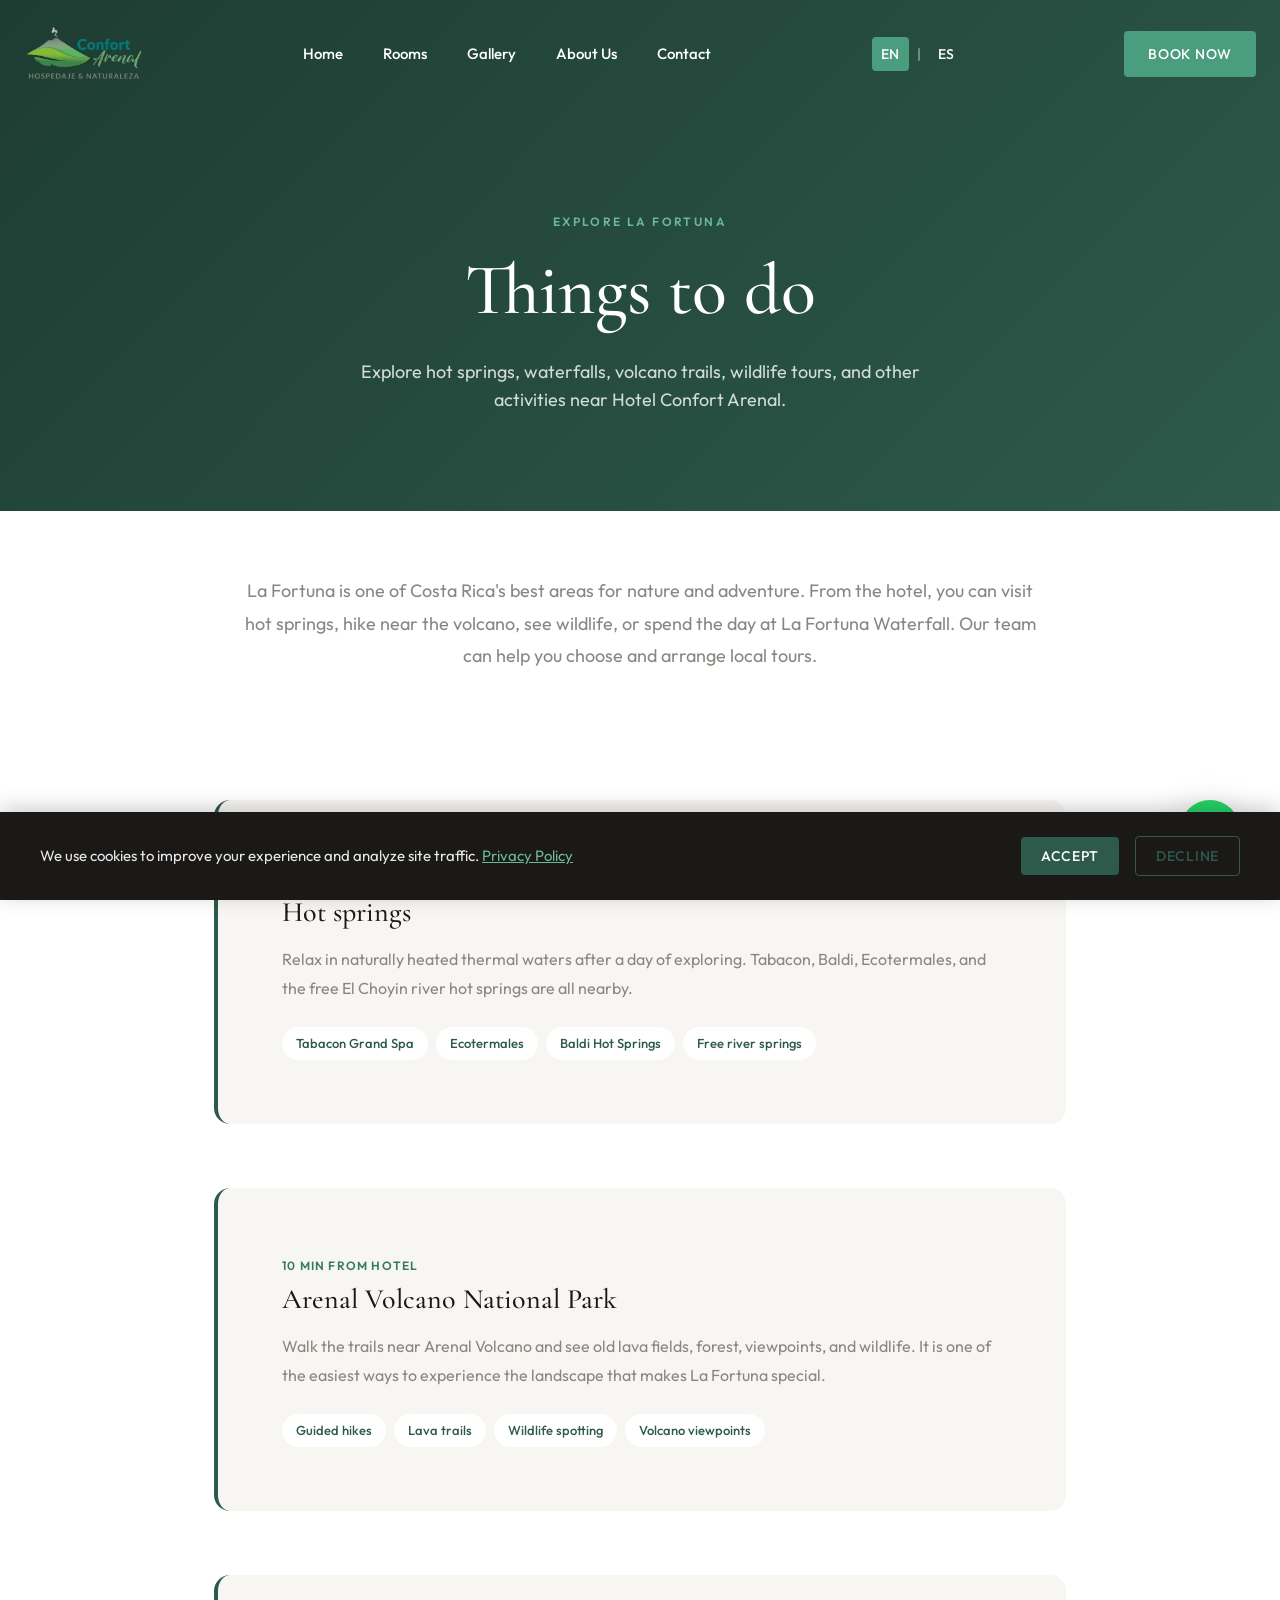
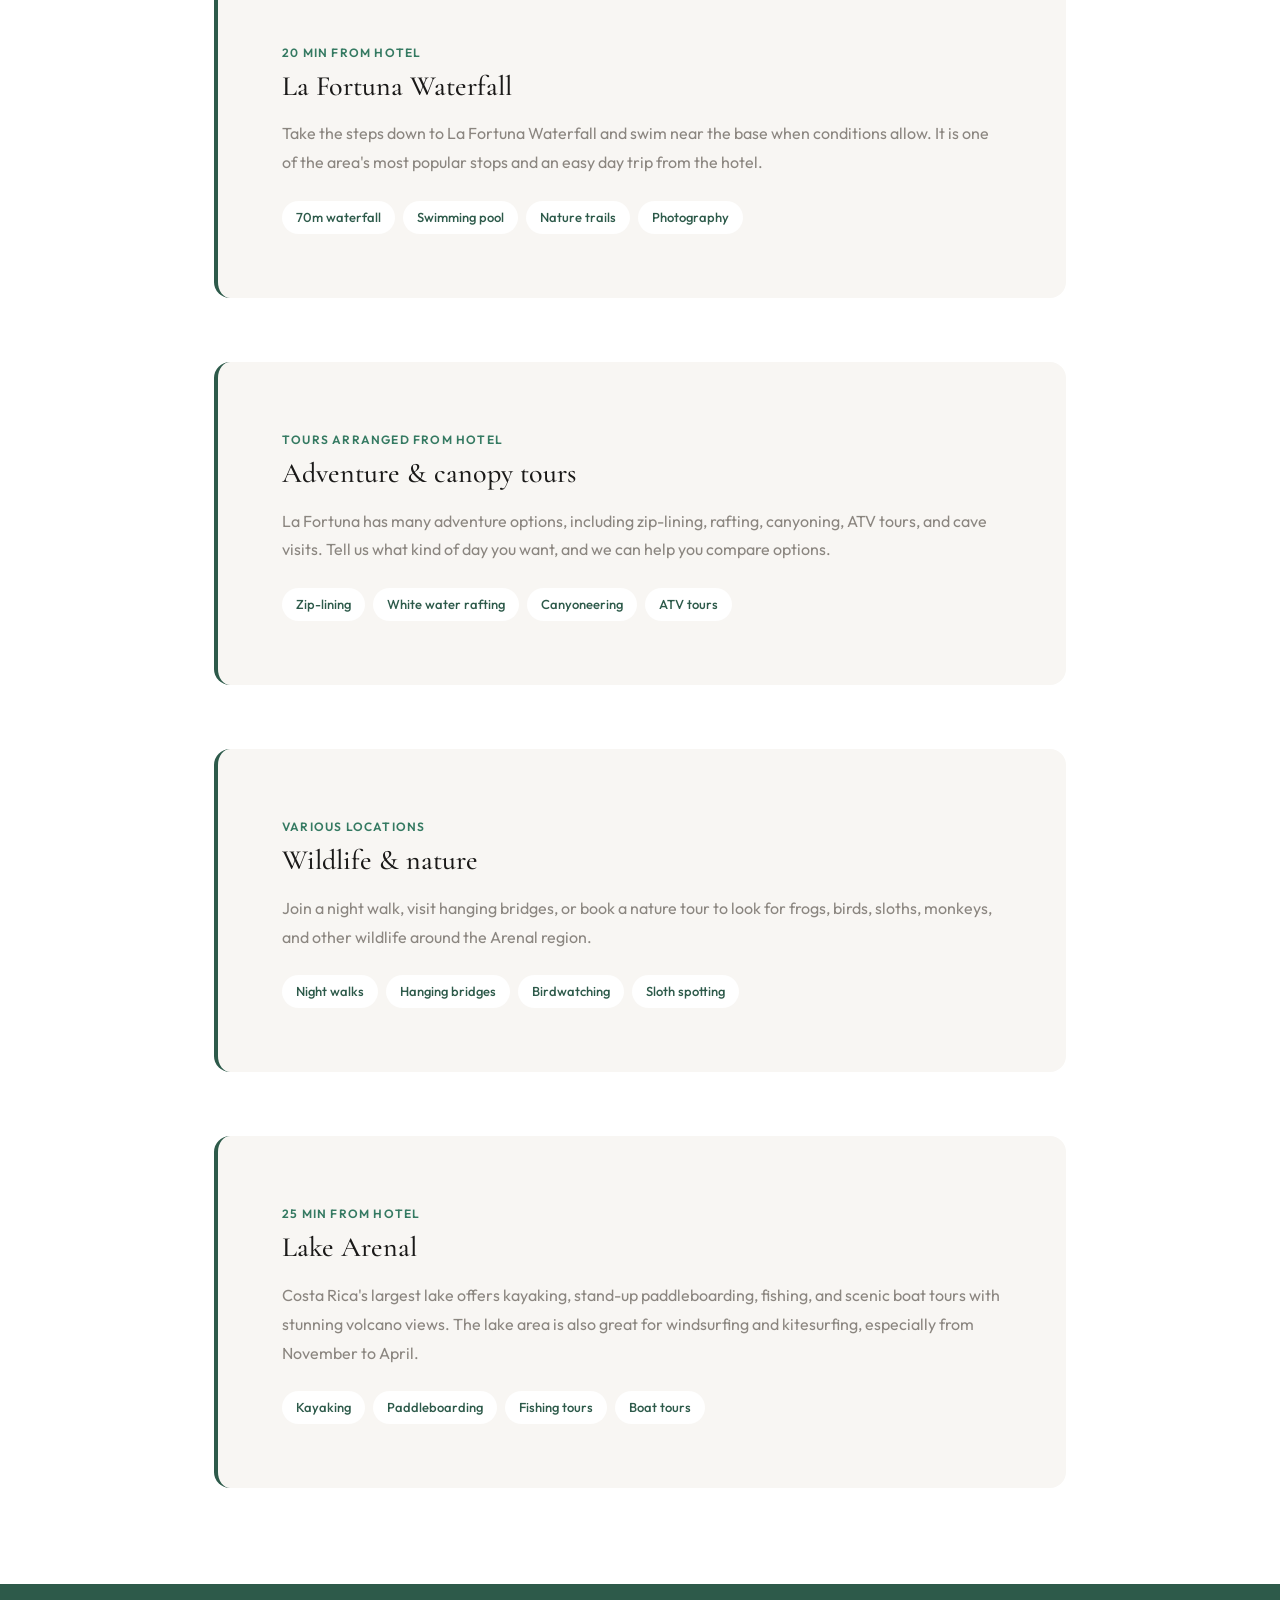
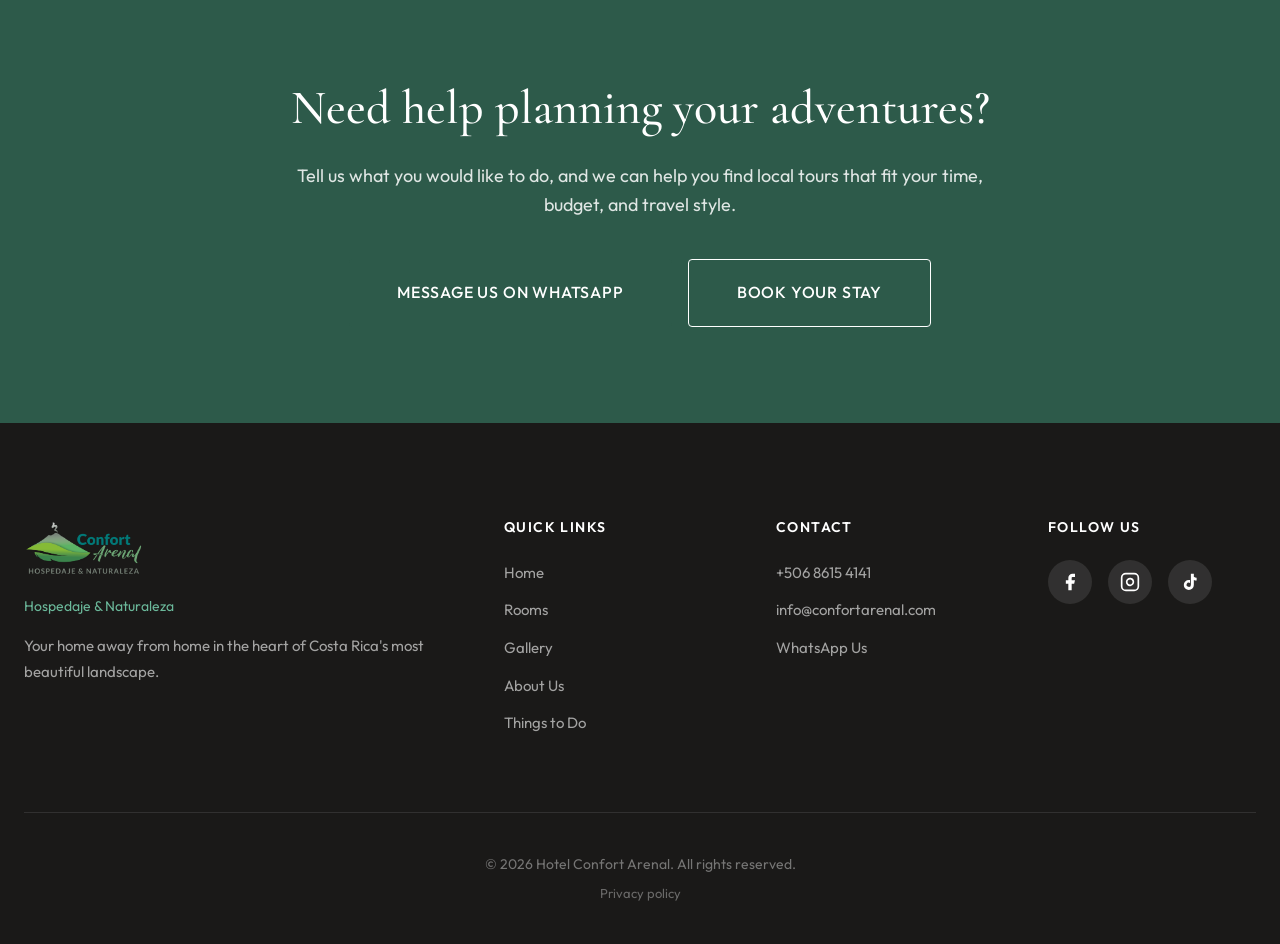
<file: pages/things-to-do.html>
<!DOCTYPE html>
<html lang="en">
<head>
    <meta charset="UTF-8">
    <meta name="viewport" content="width=device-width, initial-scale=1.0">
    <meta name="description" content="Best things to do near Arenal Volcano and La Fortuna, Costa Rica - Hot springs, waterfall hikes, canopy tours, wildlife, and more. Plan your adventure from Hotel Confort Arenal.">
    <meta name="google-site-verification" content="XRPGAnT5kSGyuwu4ux4AxKheKsOCQqVSbNlNVjhJPwc">
    <title>Things to Do in La Fortuna & Arenal | Hotel Confort Arenal</title>

    <!-- Favicon -->
    <link rel="icon" type="image/png" href="../favicon-96x96.png" sizes="96x96">
    <link rel="icon" type="image/svg+xml" href="../favicon.svg">
    <link rel="shortcut icon" href="../favicon.ico">
    <link rel="apple-touch-icon" sizes="180x180" href="../apple-touch-icon.png">
    <link rel="manifest" href="../site.webmanifest">
    <meta name="theme-color" content="#2D5A4A">

    <!-- Open Graph -->
    <meta property="og:type" content="website">
    <meta property="og:url" content="https://www.confortarenal.com/pages/things-to-do.html">
    <meta property="og:title" content="Things to Do in La Fortuna & Arenal | Hotel Confort Arenal">
    <meta property="og:description" content="Discover the best activities, tours, and attractions near Arenal Volcano. Hot springs, waterfall hikes, canopy tours, and more.">
    <meta property="og:image" content="https://www.confortarenal.com/images/brand/og-image.jpg">
    <meta property="og:site_name" content="Hotel Confort Arenal">

    <!-- Twitter Card -->
    <meta name="twitter:card" content="summary_large_image">
    <meta name="twitter:title" content="Things to Do in La Fortuna & Arenal">
    <meta name="twitter:description" content="Best activities and tours near Arenal Volcano, Costa Rica.">
    <meta name="twitter:image" content="https://www.confortarenal.com/images/brand/og-image.jpg">

    <!-- Canonical URL -->
    <link rel="canonical" href="https://www.confortarenal.com/pages/things-to-do.html">

    <!-- Preconnect -->
    <link rel="preconnect" href="https://fonts.googleapis.com">
    <link rel="preconnect" href="https://fonts.gstatic.com" crossorigin>
    <link rel="dns-prefetch" href="https://hotels.cloudbeds.com">

    <!-- Fonts -->
    <link href="https://fonts.googleapis.com/css2?family=Cormorant+Garamond:ital,wght@0,400;0,500;0,600;0,700;1,400&family=Outfit:wght@300;400;500;600;700&display=swap" rel="stylesheet">

    <link rel="stylesheet" href="../css/styles.css">
    <link rel="stylesheet" href="../css/pages.css">

    <!-- Translations -->
    <script src="../js/translations.js"></script></head>
<body>
    <a href="#main-content" class="skip-link">Skip to main content</a>

    <!-- Header -->
    <header class="header scrolled" id="header">
        <div class="header-container">
            <a href="../index.html" class="logo">
                <img src="../images/brand/logo.png" alt="Hotel Confort Arenal Logo">
            </a>
            <nav class="nav" id="nav">
                <ul class="nav-list">
                    <li><a href="../index.html" class="nav-link" data-i18n="navHome">Home</a></li>
                    <li><a href="rooms.html" class="nav-link" data-i18n="navRooms">Rooms</a></li>
                    <li><a href="gallery.html" class="nav-link" data-i18n="navGallery">Gallery</a></li>
                    <li><a href="about.html" class="nav-link" data-i18n="navAbout">About Us</a></li>
                    <li><a href="contact.html" class="nav-link" data-i18n="navContact">Contact</a></li>
                </ul>
            </nav>
            <div class="language-switcher">
                <a href="#" class="lang-link active" data-lang="en">EN</a>
                <span>|</span>
                <a href="#" class="lang-link" data-lang="es">ES</a>
            </div>
            <a href="https://hotels.cloudbeds.com/es/reservation/VSWh83" target="_blank" rel="noopener" class="btn btn-book" data-i18n="bookNow">Book Now</a>
            <button class="mobile-toggle" id="mobileToggle" aria-label="Toggle menu">
                <span></span><span></span><span></span>
            </button>
        </div>
    </header>

    <!-- Page Header -->
    <section class="page-header" id="main-content">
        <div class="container">
            <span class="section-label" data-i18n="thingsLabel">Explore La Fortuna</span>
            <h1 class="section-title" data-i18n="thingsTitle">Things to Do</h1>
            <p class="section-desc" data-i18n="thingsDesc">Discover the best activities, tours, and natural wonders near Arenal Volcano -- all easily accessible from Hotel Confort Arenal.</p>
        </div>
    </section>

    <!-- Intro -->
    <section class="things-intro">
        <div class="container">
            <div class="things-intro-content">
                <p data-i18n="thingsIntroText">La Fortuna is one of Costa Rica's most exciting destinations, offering everything from volcanic hot springs and jungle hikes to world-class wildlife and adventure sports. As your hosts, we'll help you plan the perfect itinerary and arrange tours at the best local rates.</p>
            </div>
        </div>
    </section>

    <!-- Activities -->
    <section class="activities-section">
        <div class="container">

            <!-- Activity: Hot Springs -->
            <div class="activity-card">
                <div class="activity-content">
                    <span class="activity-distance" data-i18n="activityHotSpringsDistance">15 min from hotel</span>
                    <h2 data-i18n="activityHotSpringsTitle">Hot Springs</h2>
                    <p data-i18n="activityHotSpringsDesc">Relax in naturally heated thermal waters surrounded by tropical rainforest. The Arenal region is famous for its volcanic hot springs, with options ranging from luxurious resort pools to free natural river springs. Tabacon, Baldi, Ecotermales, and the free El Choyin river hot springs are all nearby.</p>
                    <div class="activity-highlights">
                        <span data-i18n="activityHotSpringsH1">Tabacon Grand Spa</span>
                        <span data-i18n="activityHotSpringsH2">Ecotermales</span>
                        <span data-i18n="activityHotSpringsH3">Baldi Hot Springs</span>
                        <span data-i18n="activityHotSpringsH4">Free river springs</span>
                    </div>
                </div>
            </div>

            <!-- Activity: Arenal Volcano -->
            <div class="activity-card">
                <div class="activity-content">
                    <span class="activity-distance" data-i18n="activityVolcanoDistance">10 min from hotel</span>
                    <h2 data-i18n="activityVolcanoTitle">Arenal Volcano National Park</h2>
                    <p data-i18n="activityVolcanoDesc">Hike through lava trails and primary forest at the base of the iconic Arenal Volcano. The national park offers well-maintained trails with stunning views of the volcano, Lake Arenal, and incredible biodiversity including toucans, monkeys, and coatis.</p>
                    <div class="activity-highlights">
                        <span data-i18n="activityVolcanoH1">Guided hikes</span>
                        <span data-i18n="activityVolcanoH2">Lava trails</span>
                        <span data-i18n="activityVolcanoH3">Wildlife spotting</span>
                        <span data-i18n="activityVolcanoH4">Volcano viewpoints</span>
                    </div>
                </div>
            </div>

            <!-- Activity: La Fortuna Waterfall -->
            <div class="activity-card">
                <div class="activity-content">
                    <span class="activity-distance" data-i18n="activityWaterfallDistance">20 min from hotel</span>
                    <h2 data-i18n="activityWaterfallTitle">La Fortuna Waterfall</h2>
                    <p data-i18n="activityWaterfallDesc">Descend 500 steps through lush rainforest to reach the magnificent 70-meter La Fortuna Waterfall. Swim in the crystal-clear pool at the base, surrounded by towering cliffs and tropical vegetation. One of the most photographed spots in Costa Rica.</p>
                    <div class="activity-highlights">
                        <span data-i18n="activityWaterfallH1">70m waterfall</span>
                        <span data-i18n="activityWaterfallH2">Swimming pool</span>
                        <span data-i18n="activityWaterfallH3">Nature trails</span>
                        <span data-i18n="activityWaterfallH4">Photography</span>
                    </div>
                </div>
            </div>

            <!-- Activity: Adventure Tours -->
            <div class="activity-card">
                <div class="activity-content">
                    <span class="activity-distance" data-i18n="activityAdventureDistance">Tours arranged from hotel</span>
                    <h2 data-i18n="activityAdventureTitle">Adventure & Canopy Tours</h2>
                    <p data-i18n="activityAdventureDesc">Get your adrenaline pumping with world-class adventure activities. Zip-line through the canopy, go whitewater rafting on the Pacuare or Balsa rivers, try canyoneering down waterfalls, or explore caves. La Fortuna is the adventure capital of Costa Rica.</p>
                    <div class="activity-highlights">
                        <span data-i18n="activityAdventureH1">Zip-lining</span>
                        <span data-i18n="activityAdventureH2">White water rafting</span>
                        <span data-i18n="activityAdventureH3">Canyoneering</span>
                        <span data-i18n="activityAdventureH4">ATV tours</span>
                    </div>
                </div>
            </div>

            <!-- Activity: Wildlife -->
            <div class="activity-card">
                <div class="activity-content">
                    <span class="activity-distance" data-i18n="activityWildlifeDistance">Various locations</span>
                    <h2 data-i18n="activityWildlifeTitle">Wildlife & Nature</h2>
                    <p data-i18n="activityWildlifeDesc">Costa Rica is home to 5% of the world's biodiversity. Take a guided night walk to spot frogs, insects, and nocturnal mammals. Visit hanging bridges for a bird's-eye view of the canopy. Explore the Arenal region's incredible ecosystem of sloths, toucans, monkeys, and more.</p>
                    <div class="activity-highlights">
                        <span data-i18n="activityWildlifeH1">Night walks</span>
                        <span data-i18n="activityWildlifeH2">Hanging bridges</span>
                        <span data-i18n="activityWildlifeH3">Birdwatching</span>
                        <span data-i18n="activityWildlifeH4">Sloth spotting</span>
                    </div>
                </div>
            </div>

            <!-- Activity: Lake Arenal -->
            <div class="activity-card">
                <div class="activity-content">
                    <span class="activity-distance" data-i18n="activityLakeDistance">25 min from hotel</span>
                    <h2 data-i18n="activityLakeTitle">Lake Arenal</h2>
                    <p data-i18n="activityLakeDesc">Costa Rica's largest lake offers kayaking, stand-up paddleboarding, fishing, and scenic boat tours with stunning volcano views. The lake area is also great for windsurfing and kitesurfing, especially from November to April.</p>
                    <div class="activity-highlights">
                        <span data-i18n="activityLakeH1">Kayaking</span>
                        <span data-i18n="activityLakeH2">Paddleboarding</span>
                        <span data-i18n="activityLakeH3">Fishing tours</span>
                        <span data-i18n="activityLakeH4">Boat tours</span>
                    </div>
                </div>
            </div>

        </div>
    </section>

    <!-- Tour Assistance CTA -->
    <section class="things-cta">
        <div class="container">
            <div class="things-cta-content">
                <h2 data-i18n="thingsCtaTitle">Need Help Planning Your Adventures?</h2>
                <p data-i18n="thingsCtaDesc">Our team arranges tours at the best local rates. Tell us what interests you and we'll create your perfect itinerary.</p>
                <div class="things-cta-buttons">
                    <a href="https://wa.me/50686154141" target="_blank" rel="noopener" class="btn btn-primary btn-large" data-i18n="thingsCtaWhatsApp">Message Us on WhatsApp</a>
                    <a href="https://hotels.cloudbeds.com/es/reservation/VSWh83" target="_blank" rel="noopener" class="btn btn-secondary btn-large" data-i18n="thingsCtaBook">Book Your Stay</a>
                </div>
            </div>
        </div>
    </section>

    <!-- Footer -->
    <footer class="footer">
        <div class="container">
            <div class="footer-grid">
                <div class="footer-brand">
                    <img src="../images/brand/logo.png" alt="Hotel Confort Arenal" class="footer-logo">
                    <p class="footer-tagline" data-i18n="footerTagline">Hospedaje & Naturaleza</p>
                    <p class="footer-desc" data-i18n="footerDesc">Your home away from home in the heart of Costa Rica's most beautiful landscape.</p>
                </div>
                <div class="footer-links">
                    <h4 data-i18n="footerQuickLinks">Quick Links</h4>
                    <ul>
                        <li><a href="../index.html" data-i18n="navHome">Home</a></li>
                        <li><a href="rooms.html" data-i18n="navRooms">Rooms</a></li>
                        <li><a href="gallery.html" data-i18n="navGallery">Gallery</a></li>
                        <li><a href="about.html" data-i18n="navAbout">About Us</a></li>
                        <li><a href="things-to-do.html" data-i18n="navThingsToDo">Things to Do</a></li>
                    </ul>
                </div>
                <div class="footer-contact">
                    <h4 data-i18n="footerContact">Contact</h4>
                    <ul>
                        <li><a href="tel:+50686154141" data-i18n="footerPhone">+506 8615 4141</a></li>
                        <li><a href="mailto:info@confortarenal.com" data-i18n="footerEmail">info@confortarenal.com</a></li>
                        <li><a href="https://wa.me/50686154141" target="_blank" rel="noopener" data-i18n="footerWhatsApp">WhatsApp Us</a></li>
                    </ul>
                </div>
                <div class="footer-social">
                    <h4 data-i18n="footerFollow">Follow Us</h4>
                    <div class="social-links">
                        <a href="https://www.facebook.com/confortarenal" target="_blank" rel="noopener" aria-label="Facebook">
                            <svg viewBox="0 0 24 24" fill="currentColor"><path d="M18 2h-3a5 5 0 00-5 5v3H7v4h3v8h4v-8h3l1-4h-4V7a1 1 0 011-1h3z"/></svg>
                        </a>
                        <a href="https://www.instagram.com/confortarenalhospedaje/" target="_blank" rel="noopener" aria-label="Instagram">
                            <svg viewBox="0 0 24 24" fill="none" stroke="currentColor" stroke-width="2"><rect x="2" y="2" width="20" height="20" rx="5" ry="5"/><path d="M16 11.37A4 4 0 1112.63 8 4 4 0 0116 11.37z"/><line x1="17.5" y1="6.5" x2="17.51" y2="6.5"/></svg>
                        </a>
                        <a href="https://www.tiktok.com/@confortarenalhotel" target="_blank" rel="noopener" aria-label="TikTok">
                            <svg viewBox="0 0 24 24" fill="currentColor" aria-hidden="true"><path d="M16.6 5.82a5.7 5.7 0 003.36 1.08v3.4a8.9 8.9 0 01-3.36-.66v5.94a6.02 6.02 0 11-6.02-6.02c.5 0 .99.06 1.46.18v3.53a2.55 2.55 0 101.02 2.04V2h3.54v3.82z"/></svg>
                        </a>
                    </div>
                </div>
            </div>
            <div class="footer-bottom">
                <p data-i18n="footerCopyright">&copy; 2026 Hotel Confort Arenal. All rights reserved.</p>
                <a href="privacy.html" class="footer-privacy-link" data-i18n="footerPrivacy">Privacy Policy</a>
            </div>
        </div>
    </footer>

    <a href="https://wa.me/50686154141" target="_blank" rel="noopener" class="whatsapp-float" aria-label="Contact us on WhatsApp">
        <svg viewBox="0 0 24 24" fill="currentColor"><path d="M17.472 14.382c-.297-.149-1.758-.867-2.03-.967-.273-.099-.471-.148-.67.15-.197.297-.767.966-.94 1.164-.173.199-.347.223-.644.075-.297-.15-1.255-.463-2.39-1.475-.883-.788-1.48-1.761-1.653-2.059-.173-.297-.018-.458.13-.606.134-.133.298-.347.446-.52.149-.174.198-.298.298-.497.099-.198.05-.371-.025-.52-.075-.149-.669-1.612-.916-2.207-.242-.579-.487-.5-.669-.51-.173-.008-.371-.01-.57-.01-.198 0-.52.074-.792.372-.272.297-1.04 1.016-1.04 2.479 0 1.462 1.065 2.875 1.213 3.074.149.198 2.096 3.2 5.077 4.487.709.306 1.262.489 1.694.625.712.227 1.36.195 1.871.118.571-.085 1.758-.719 2.006-1.413.248-.694.248-1.289.173-1.413-.074-.124-.272-.198-.57-.347m-5.421 7.403h-.004a9.87 9.87 0 01-5.031-1.378l-.361-.214-3.741.982.998-3.648-.235-.374a9.86 9.86 0 01-1.51-5.26c.001-5.45 4.436-9.884 9.888-9.884 2.64 0 5.122 1.03 6.988 2.898a9.825 9.825 0 012.893 6.994c-.003 5.45-4.437 9.884-9.885 9.884m8.413-18.297A11.815 11.815 0 0012.05 0C5.495 0 .16 5.335.157 11.892c0 2.096.547 4.142 1.588 5.945L.057 24l6.305-1.654a11.882 11.882 0 005.683 1.448h.005c6.554 0 11.89-5.335 11.893-11.893a11.821 11.821 0 00-3.48-8.413z"/></svg>
    </a>

    <script src="../js/main.js"></script>
    <script src="../js/cookie-consent.js"></script>
</body>
</html>
</file>
<file: css/styles.css>
/* ========================================
   Hotel Confort Arenal - Main Stylesheet
   A nature-inspired, modern design
   ======================================== */

/* CSS Variables */
:root {
    /* Brand Colors - from logo */
    --color-primary: #2D5A4A;
    --color-primary-dark: #1E3D32;
    --color-primary-light: #3D7A64;
    --color-accent: #4A9D7E;
    --color-accent-light: #6BB89A;
    --color-accent-accessible: #357A62; /* WCAG AA compliant - 4.6:1 contrast ratio */
    
    /* Neutral Colors */
    --color-white: #FFFFFF;
    --color-cream: #F8F6F3;
    --color-sand: #E8E4DE;
    --color-gray-light: #D4CFC7;
    --color-gray: #8B8680;
    --color-charcoal: #3A3835;
    --color-dark: #1A1918;
    
    /* Typography */
    --font-display: 'Cormorant Garamond', Georgia, serif;
    --font-body: 'Outfit', -apple-system, BlinkMacSystemFont, sans-serif;
    
    /* Spacing */
    --space-xs: 0.5rem;
    --space-sm: 1rem;
    --space-md: 1.5rem;
    --space-lg: 2.5rem;
    --space-xl: 4rem;
    --space-2xl: 6rem;
    --space-3xl: 8rem;
    
    /* Transitions */
    --transition-fast: 0.2s ease;
    --transition-base: 0.3s ease;
    --transition-slow: 0.5s ease;
    
    /* Shadows */
    --shadow-sm: 0 2px 8px rgba(0, 0, 0, 0.08);
    --shadow-md: 0 4px 20px rgba(0, 0, 0, 0.12);
    --shadow-lg: 0 8px 40px rgba(0, 0, 0, 0.16);
    
    /* Border Radius */
    --radius-sm: 4px;
    --radius-md: 8px;
    --radius-lg: 16px;
    --radius-xl: 24px;
}

/* Reset & Base */
*, *::before, *::after {
    margin: 0;
    padding: 0;
    box-sizing: border-box;
}

html {
    scroll-behavior: smooth;
    font-size: 16px;
}

body {
    font-family: var(--font-body);
    font-weight: 400;
    line-height: 1.6;
    color: var(--color-charcoal);
    background-color: var(--color-white);
    overflow-x: hidden;
}

img {
    max-width: 100%;
    height: auto;
    display: block;
}

a {
    text-decoration: none;
    color: inherit;
    transition: var(--transition-base);
}

ul {
    list-style: none;
}

/* Typography */
h1, h2, h3, h4, h5, h6 {
    font-family: var(--font-display);
    font-weight: 500;
    line-height: 1.2;
    color: var(--color-dark);
    overflow-wrap: break-word;
}

h1 { font-size: clamp(1.75rem, 6vw, 4.5rem); }
h2 { font-size: clamp(1.5rem, 4vw, 3rem); }
h3 { font-size: clamp(1.25rem, 3vw, 2rem); }
h4 { font-size: clamp(1.125rem, 2vw, 1.5rem); }

p {
    font-size: 1.0625rem;
    color: var(--color-gray);
}

/* Container */
.container {
    width: 100%;
    max-width: 1400px;
    margin: 0 auto;
    padding: 0 var(--space-md);
}

/* Section Labels & Titles */
.section-label {
    display: inline-block;
    font-family: var(--font-body);
    font-size: 0.75rem;
    font-weight: 600;
    letter-spacing: 0.2em;
    text-transform: uppercase;
    color: var(--color-accent-accessible); /* Fixed for WCAG AA contrast */
    margin-bottom: var(--space-sm);
}

.section-label.light {
    color: var(--color-accent-light);
}

.section-title {
    margin-bottom: var(--space-md);
}

.section-title.light {
    color: var(--color-white);
}

.section-desc {
    max-width: 600px;
    font-size: 1.125rem;
}

.section-header {
    margin-bottom: var(--space-xl);
}

.section-header.center {
    text-align: center;
}

.section-header.center .section-desc {
    margin: 0 auto;
}

/* ========================================
   Buttons
   ======================================== */
.btn {
    display: inline-flex;
    align-items: center;
    justify-content: center;
    gap: var(--space-xs);
    padding: 1rem 2rem;
    font-family: var(--font-body);
    font-size: 0.875rem;
    font-weight: 500;
    letter-spacing: 0.05em;
    text-transform: uppercase;
    border: none;
    border-radius: var(--radius-sm);
    cursor: pointer;
    transition: var(--transition-base);
}

.btn-primary {
    background: var(--color-primary);
    color: var(--color-white);
}

.btn-primary:hover {
    background: var(--color-primary-dark);
    transform: translateY(-2px);
    box-shadow: var(--shadow-md);
}

.btn-secondary {
    background: transparent;
    color: var(--color-primary);
    border: 1.5px solid var(--color-primary);
}

.btn-secondary:hover {
    background: var(--color-primary);
    color: var(--color-white);
}

.btn-outline {
    background: transparent;
    color: var(--color-white);
    border: 1.5px solid var(--color-white);
}

.btn-outline:hover {
    background: var(--color-white);
    color: var(--color-primary);
}

.btn-book {
    background: var(--color-accent);
    color: var(--color-white);
    padding: 0.75rem 1.5rem;
}

.btn-book:hover {
    background: var(--color-primary);
}

.btn-room {
    width: 100%;
    background: var(--color-primary);
    color: var(--color-white);
    margin-top: auto;
}

.btn-room:hover {
    background: var(--color-primary-dark);
}

.btn-large {
    padding: 1.25rem 3rem;
    font-size: 1rem;
}

/* ========================================
   Header
   ======================================== */
.header {
    position: fixed;
    top: 0;
    left: 0;
    right: 0;
    z-index: 1000;
    padding: var(--space-md) 0;
    transition: var(--transition-base);
}

.header.scrolled {
    background: rgba(255, 255, 255, 0.98);
    backdrop-filter: blur(10px);
    box-shadow: var(--shadow-sm);
    padding: var(--space-sm) 0;
}

.header-container {
    display: flex;
    align-items: center;
    justify-content: space-between;
    max-width: 1400px;
    margin: 0 auto;
    padding: 0 var(--space-md);
}

.logo img {
    height: 60px;
    width: auto;
    transition: var(--transition-base);
}

.header.scrolled .logo img {
    height: 50px;
}

.nav-list {
    display: flex;
    gap: var(--space-lg);
}

.nav-link {
    font-size: 0.9375rem;
    font-weight: 500;
    color: var(--color-white);
    position: relative;
    padding: var(--space-xs) 0;
}

.header.scrolled .nav-link {
    color: var(--color-charcoal);
}

.nav-link::after {
    content: '';
    position: absolute;
    bottom: 0;
    left: 0;
    width: 0;
    height: 2px;
    background: var(--color-accent);
    transition: var(--transition-base);
}

.nav-link:hover::after,
.nav-link.active::after {
    width: 100%;
}

.mobile-toggle {
    display: none;
    flex-direction: column;
    gap: 6px;
    background: none;
    border: none;
    cursor: pointer;
    padding: var(--space-xs);
}

.mobile-toggle span {
    width: 24px;
    height: 2px;
    background: var(--color-white);
    transition: var(--transition-base);
}

.header.scrolled .mobile-toggle span {
    background: var(--color-charcoal);
}

/* ========================================
   Hero Section
   ======================================== */
.hero {
    position: relative;
    min-height: 100vh;
    display: flex;
    align-items: center;
    justify-content: center;
    overflow: hidden;
}

.hero-bg {
    position: absolute;
    inset: 0;
    z-index: -1;
}

.hero-video,
.hero-image {
    width: 100%;
    height: 100%;
    object-fit: cover;
}

.hero-overlay {
    position: absolute;
    inset: 0;
    background: linear-gradient(
        to bottom,
        rgba(0, 0, 0, 0.3) 0%,
        rgba(0, 0, 0, 0.4) 50%,
        rgba(0, 0, 0, 0.6) 100%
    );
}

.hero-content {
    text-align: center;
    padding: var(--space-xl);
    max-width: 900px;
    animation: fadeInUp 1s ease forwards;
}

.hero-label {
    display: inline-block;
    font-size: 0.8125rem;
    font-weight: 500;
    letter-spacing: 0.3em;
    text-transform: uppercase;
    color: var(--color-accent-light);
    margin-bottom: var(--space-md);
    opacity: 0;
    animation: fadeInUp 0.8s ease 0.2s forwards;
}

.hero-title {
    font-size: clamp(3rem, 8vw, 5.5rem);
    font-weight: 400;
    color: var(--color-white);
    margin-bottom: var(--space-md);
    opacity: 0;
    animation: fadeInUp 0.8s ease 0.4s forwards;
}

.hero-subtitle {
    font-size: clamp(1rem, 2vw, 1.25rem);
    color: rgba(255, 255, 255, 0.85);
    max-width: 650px;
    margin: 0 auto var(--space-lg);
    opacity: 0;
    animation: fadeInUp 0.8s ease 0.6s forwards;
}

.hero-cta {
    display: flex;
    gap: var(--space-sm);
    justify-content: center;
    flex-wrap: wrap;
    opacity: 0;
    animation: fadeInUp 0.8s ease 0.8s forwards;
}

.hero-scroll {
    position: absolute;
    bottom: var(--space-lg);
    left: 50%;
    transform: translateX(-50%);
    display: flex;
    flex-direction: column;
    align-items: center;
    gap: var(--space-sm);
    color: rgba(255, 255, 255, 0.7);
    font-size: 0.75rem;
    letter-spacing: 0.1em;
    text-transform: uppercase;
}

.scroll-indicator {
    width: 1px;
    height: 60px;
    background: linear-gradient(to bottom, var(--color-accent-light), transparent);
    animation: scrollPulse 2s ease infinite;
}

@keyframes fadeInUp {
    from {
        opacity: 0;
        transform: translateY(30px);
    }
    to {
        opacity: 1;
        transform: translateY(0);
    }
}

@keyframes scrollPulse {
    0%, 100% { opacity: 0.5; }
    50% { opacity: 1; }
}

/* ========================================
   Intro Section
   ======================================== */
.intro {
    padding: var(--space-3xl) 0;
    background: var(--color-white);
}

.intro-grid {
    display: grid;
    grid-template-columns: 1fr 1fr;
    gap: var(--space-2xl);
    align-items: center;
}

.intro-content {
    max-width: 540px;
}

.intro-text {
    margin-bottom: var(--space-md);
    font-size: 1.0625rem;
    line-height: 1.8;
}

.intro-images {
    display: grid;
    grid-template-columns: 1fr 1fr;
    grid-template-rows: auto auto;
    gap: var(--space-md);
}

.intro-img {
    border-radius: var(--radius-lg);
    overflow: hidden;
    box-shadow: var(--shadow-md);
}

.intro-img img {
    width: 100%;
    height: 100%;
    object-fit: cover;
    transition: transform var(--transition-slow);
}

.intro-img:hover img {
    transform: scale(1.05);
}

.intro-img-1 {
    grid-column: 1 / -1;
    height: 300px;
}

.intro-img-2,
.intro-img-3 {
    height: 200px;
}

/* ========================================
   Rooms Section
   ======================================== */
.rooms {
    position: relative;
    padding: var(--space-3xl) 0 var(--space-lg);
    background: var(--color-cream);
}

.rooms-bg {
    position: absolute;
    top: 0;
    left: 0;
    right: 0;
    height: 50%;
    background: linear-gradient(to bottom, var(--color-sand), var(--color-cream));
    opacity: 0.5;
}

.rooms-grid {
    display: grid;
    grid-template-columns: repeat(4, 1fr);
    gap: var(--space-lg);
    margin-bottom: var(--space-xl);
}

.room-card {
    background: var(--color-white);
    border-radius: var(--radius-lg);
    overflow: hidden;
    box-shadow: var(--shadow-md);
    display: flex;
    flex-direction: column;
    transition: var(--transition-base);
}

.room-card:hover {
    transform: translateY(-8px);
    box-shadow: var(--shadow-lg);
}

.room-card.featured {
    border: 2px solid var(--color-accent);
}

.room-image {
    position: relative;
    height: 260px;
    overflow: hidden;
}

.room-image img {
    width: 100%;
    height: 100%;
    object-fit: cover;
    transition: transform var(--transition-slow);
}

.room-card:hover .room-image img {
    transform: scale(1.08);
}

.room-badge {
    position: absolute;
    bottom: var(--space-sm);
    right: var(--space-sm);
    background: rgba(255, 255, 255, 0.95);
    padding: 0.5rem 1rem;
    border-radius: var(--radius-sm);
    font-size: 0.875rem;
    font-weight: 600;
    color: var(--color-primary);
}

.room-tag {
    position: absolute;
    top: var(--space-sm);
    left: var(--space-sm);
    background: var(--color-accent);
    color: var(--color-white);
    padding: 0.5rem 1rem;
    border-radius: var(--radius-sm);
    font-size: 0.75rem;
    font-weight: 600;
    text-transform: uppercase;
    letter-spacing: 0.05em;
}

.room-content {
    padding: var(--space-md);
    display: flex;
    flex-direction: column;
    flex-grow: 1;
}

.room-name {
    font-size: 1.5rem;
    margin-bottom: 0.25rem;
}

.room-capacity {
    font-size: 0.9375rem;
    color: var(--color-gray);
    margin-bottom: var(--space-md);
}

.room-features {
    display: flex;
    flex-wrap: wrap;
    gap: var(--space-xs);
    margin-bottom: var(--space-md);
}

.room-features li {
    font-size: 0.8125rem;
    color: var(--color-gray);
    background: var(--color-cream);
    padding: 0.375rem 0.75rem;
    border-radius: var(--radius-sm);
}

.rooms-cta {
    text-align: center;
}

/* ========================================
   Book Direct Section
   ======================================== */
.book-direct {
    padding: clamp(4rem, 7vw, 6.5rem) 0;
    background: linear-gradient(135deg, var(--color-primary-dark) 0%, var(--color-primary) 100%);
    position: relative;
    overflow: hidden;
}

.book-direct::before {
    content: '';
    position: absolute;
    inset: 0;
    background:
        radial-gradient(circle at 78% 35%, rgba(255, 255, 255, 0.08), transparent 32%),
        linear-gradient(90deg, rgba(26, 53, 42, 0.34), transparent 58%);
    pointer-events: none;
}

.book-direct-content {
    width: 100%;
    max-width: 1180px;
    margin: 0 auto;
    display: grid;
    grid-template-columns: minmax(0, 1fr) minmax(300px, 380px);
    align-items: center;
    gap: clamp(2.5rem, 6vw, 5rem);
    padding: 0;
    background: transparent;
    border-radius: 0;
    box-shadow: none;
    text-align: left;
    position: relative;
}

.book-direct-content .section-title.light {
    color: var(--color-white);
    margin-bottom: 1rem;
    font-family: var(--font-display);
    font-size: clamp(2.5rem, 5vw, 4.25rem);
    font-weight: 500;
    line-height: 1.05;
    letter-spacing: 0;
}

.book-direct-content p {
    color: rgba(255, 255, 255, 0.9);
    font-size: clamp(1.05rem, 1.7vw, 1.3rem);
    line-height: 1.65;
    margin-bottom: 0;
    max-width: 650px;
}

.book-direct-perks {
    display: none;
}

.perk {
    display: flex;
    align-items: flex-start;
    gap: 0.625rem;
    padding: 0;
    background: transparent;
    border: 0;
}

.perk svg {
    width: 17px;
    height: 17px;
    margin-top: 0.125rem;
    flex-shrink: 0;
    stroke: var(--color-accent-light);
}

.perk span {
    font-size: 0.85rem;
    line-height: 1.45;
    color: rgba(255, 255, 255, 0.9);
}

.book-direct .btn-outline {
    justify-self: end;
    grid-column: 2;
    grid-row: auto;
    background: var(--color-white);
    color: var(--color-primary);
    border-color: var(--color-white);
    width: 100%;
    min-height: 76px;
    margin-top: 0;
    box-shadow: 0 18px 40px rgba(0, 0, 0, 0.18);
    font-size: 1rem;
}

.book-direct .btn-outline:hover {
    background: var(--color-accent-light);
    border-color: var(--color-accent-light);
    color: var(--color-primary-dark);
}

@media (max-width: 900px) {
    .book-direct-content {
        grid-template-columns: 1fr;
        gap: var(--space-lg);
        text-align: center;
    }

    .book-direct-content p {
        margin: 0 auto;
    }

    .book-direct .btn-outline {
        justify-self: center;
        grid-column: auto;
        grid-row: auto;
        max-width: 380px;
    }
}

@media (max-width: 600px) {
    .book-direct-perks {
        grid-template-columns: 1fr;
    }

    .book-direct {
        padding: var(--space-2xl) 0;
    }

    .book-direct-content .section-title.light {
        font-size: clamp(2rem, 12vw, 3rem);
    }

    .book-direct .btn-outline {
        max-width: none;
    }
}

/* ========================================
   Amenities Section
   ======================================== */
.amenities {
    padding: var(--space-3xl) 0;
    background: var(--color-white);
}

.amenities-grid {
    display: grid;
    grid-template-columns: repeat(6, 1fr);
    gap: var(--space-lg);
}

.amenity {
    text-align: center;
    padding: var(--space-md);
}

.amenity-icon {
    width: 56px;
    height: 56px;
    margin: 0 auto var(--space-md);
    color: var(--color-accent);
}

.amenity-icon svg {
    width: 100%;
    height: 100%;
}

.amenity h4 {
    font-family: var(--font-body);
    font-size: 1rem;
    font-weight: 600;
    margin-bottom: 0.5rem;
}

.amenity p {
    font-size: 0.875rem;
    color: var(--color-gray);
}

/* ========================================
   Testimonials Section
   ======================================== */
.testimonials {
    padding: var(--space-3xl) 0;
    background: var(--color-cream);
}

.testimonials-slider {
    display: grid;
    grid-template-columns: repeat(3, 1fr);
    gap: var(--space-lg);
    margin-bottom: var(--space-xl);
}

.testimonial {
    background: var(--color-white);
    padding: var(--space-lg);
    border-radius: var(--radius-lg);
    box-shadow: var(--shadow-sm);
    text-align: center;
}

.testimonial-stars {
    font-size: 1.25rem;
    color: #F5A623;
    margin-bottom: var(--space-md);
    letter-spacing: 0.1em;
}

.testimonial-quote {
    font-family: var(--font-display);
    font-size: 1.125rem;
    font-style: italic;
    color: var(--color-charcoal);
    line-height: 1.7;
    margin-bottom: var(--space-md);
}

.testimonial-author {
    font-size: 0.875rem;
    font-style: normal;
    color: var(--color-gray);
}

.testimonials-rating {
    display: flex;
    justify-content: center;
}

.rating-badge {
    display: flex;
    flex-direction: column;
    align-items: center;
    padding: var(--space-md) var(--space-xl);
    background: var(--color-primary);
    border-radius: var(--radius-lg);
    color: var(--color-white);
}

.rating-score {
    font-family: var(--font-display);
    font-size: 3rem;
    font-weight: 600;
    line-height: 1;
}

.rating-text {
    font-size: 1rem;
    font-weight: 500;
    margin-bottom: 0.25rem;
}

.rating-source {
    font-size: 0.75rem;
    opacity: 0.7;
}

/* ========================================
   Location Section
   ======================================== */
.location {
    padding: var(--space-3xl) 0;
    background: var(--color-white);
}

.location-grid {
    display: grid;
    grid-template-columns: 1fr 1fr;
    gap: var(--space-2xl);
    align-items: center;
}

.location-content {
    max-width: 500px;
}

.location-text {
    margin-bottom: var(--space-lg);
    line-height: 1.8;
}

.location-details {
    display: flex;
    flex-direction: column;
    gap: var(--space-md);
    margin-bottom: var(--space-lg);
}

.location-item strong {
    display: block;
    font-size: 0.875rem;
    color: var(--color-primary);
    margin-bottom: 0.25rem;
    text-transform: uppercase;
    letter-spacing: 0.05em;
}

.location-item span {
    font-size: 1rem;
    color: var(--color-gray);
}

.location-map {
    height: 450px;
    border-radius: var(--radius-lg);
    overflow: hidden;
    box-shadow: var(--shadow-md);
}

/* ========================================
   CTA Section
   ======================================== */
.cta {
    position: relative;
    padding: var(--space-3xl) 0;
    min-height: 60vh;
    display: flex;
    align-items: center;
    justify-content: center;
}

.cta-bg {
    position: absolute;
    inset: 0;
    z-index: -1;
}

.cta-bg img {
    width: 100%;
    height: 100%;
    object-fit: cover;
}

.cta-overlay {
    position: absolute;
    inset: 0;
    background: rgba(0, 0, 0, 0.5);
}

.cta-content {
    position: relative;
    text-align: center;
    max-width: 700px;
}

.cta-title {
    font-size: clamp(2.5rem, 5vw, 4rem);
    color: var(--color-white);
    margin-bottom: var(--space-md);
}

.cta-text {
    font-size: 1.125rem;
    color: rgba(255, 255, 255, 0.85);
    margin-bottom: var(--space-lg);
}

/* ========================================
   Footer
   ======================================== */
.footer {
    background: var(--color-dark);
    color: var(--color-white);
    padding: var(--space-2xl) 0 var(--space-lg);
}

.footer-grid {
    display: grid;
    grid-template-columns: 2fr 1fr 1fr 1fr;
    gap: var(--space-xl);
    padding-bottom: var(--space-xl);
    border-bottom: 1px solid rgba(255, 255, 255, 0.1);
}

.footer-logo {
    height: 60px;
    margin-bottom: var(--space-sm);
}

.footer-tagline {
    font-size: 0.875rem;
    color: var(--color-accent-light);
    margin-bottom: var(--space-sm);
}

.footer-desc {
    font-size: 0.9375rem;
    color: rgba(255, 255, 255, 0.6);
    line-height: 1.7;
}

.footer h4 {
    font-family: var(--font-body);
    font-size: 0.875rem;
    font-weight: 600;
    text-transform: uppercase;
    letter-spacing: 0.1em;
    color: var(--color-white);
    margin-bottom: var(--space-md);
}

.footer-links li,
.footer-contact li {
    margin-bottom: 0.75rem;
}

.footer-links a,
.footer-contact a {
    font-size: 0.9375rem;
    color: rgba(255, 255, 255, 0.6);
    transition: var(--transition-fast);
}

.footer-links a:hover,
.footer-contact a:hover {
    color: var(--color-accent-light);
}

.social-links {
    display: flex;
    gap: var(--space-sm);
}

.social-links a {
    width: 44px;
    height: 44px;
    display: flex;
    align-items: center;
    justify-content: center;
    background: rgba(255, 255, 255, 0.1);
    border-radius: 50%;
    transition: var(--transition-base);
}

.social-links a:hover {
    background: var(--color-accent);
}

.social-links svg {
    width: 20px;
    height: 20px;
}

.footer-bottom {
    padding-top: var(--space-lg);
    text-align: center;
    display: flex;
    flex-direction: column;
    align-items: center;
    gap: 0.5rem;
}

.footer-bottom p {
    font-size: 0.875rem;
    color: rgba(255, 255, 255, 0.4);
}

.footer-privacy-link {
    font-size: 0.8125rem;
    color: rgba(255, 255, 255, 0.35);
}

.footer-privacy-link:hover {
    color: rgba(255, 255, 255, 0.7);
}

/* ========================================
   WhatsApp Float
   ======================================== */
.whatsapp-float {
    position: fixed;
    bottom: var(--space-lg);
    right: var(--space-lg);
    width: 60px;
    height: 60px;
    background: #25D366;
    border-radius: 50%;
    display: flex;
    align-items: center;
    justify-content: center;
    box-shadow: var(--shadow-lg);
    z-index: 999;
    transition: var(--transition-base);
}

.whatsapp-float:hover {
    transform: scale(1.1);
    box-shadow: 0 6px 30px rgba(37, 211, 102, 0.4);
}

.whatsapp-float svg {
    width: 32px;
    height: 32px;
    fill: var(--color-white);
}

/* ========================================
   Page Header (for subpages)
   ======================================== */
.page-header {
    padding: calc(var(--space-3xl) + 80px) 0 var(--space-2xl);
    background: linear-gradient(135deg, var(--color-primary-dark) 0%, var(--color-primary) 100%);
    text-align: center;
}

.page-header .section-label {
    color: var(--color-accent-light);
}

.page-header .section-title {
    color: var(--color-white);
}

.page-header .section-desc {
    color: rgba(255, 255, 255, 0.8);
    margin: 0 auto;
}

/* ========================================
   Responsive Design
   ======================================== */
@media (max-width: 1200px) {
    .amenities-grid {
        grid-template-columns: repeat(3, 1fr);
    }
}

@media (max-width: 992px) {
    .nav {
        position: fixed;
        top: 0;
        right: -100%;
        width: 100%;
        height: 100vh;
        background: var(--color-white);
        display: flex;
        align-items: center;
        justify-content: center;
        transition: var(--transition-base);
    }
    
    .nav.active {
        right: 0;
    }
    
    .nav-list {
        flex-direction: column;
        gap: var(--space-lg);
        text-align: center;
    }
    
    .nav-link {
        font-size: 1.5rem;
        color: var(--color-charcoal);
    }
    
    .mobile-toggle {
        display: flex;
        z-index: 1001;
    }
    
    .mobile-toggle.active span:nth-child(1) {
        transform: rotate(45deg) translate(6px, 6px);
    }
    
    .mobile-toggle.active span:nth-child(2) {
        opacity: 0;
    }
    
    .mobile-toggle.active span:nth-child(3) {
        transform: rotate(-45deg) translate(6px, -6px);
    }
    
    .btn-book {
        display: none;
    }
    
    .intro-grid {
        grid-template-columns: 1fr;
        gap: var(--space-xl);
    }
    
    .intro-content {
        max-width: 100%;
        text-align: center;
    }
    
    .rooms-grid {
        grid-template-columns: repeat(2, 1fr);
    }
    
    .testimonials-slider {
        grid-template-columns: 1fr;
        max-width: 600px;
        margin-left: auto;
        margin-right: auto;
    }
    
    .location-grid {
        grid-template-columns: 1fr;
    }
    
    .location-map {
        height: 350px;
    }
    
    .footer-grid {
        grid-template-columns: repeat(2, 1fr);
    }
}

@media (max-width: 768px) {
    :root {
        --space-xl: 3rem;
        --space-2xl: 4rem;
        --space-3xl: 5rem;
    }
    
    .rooms-grid {
        grid-template-columns: 1fr;
        max-width: 500px;
        margin-left: auto;
        margin-right: auto;
    }
    
    .amenities-grid {
        grid-template-columns: repeat(2, 1fr);
    }
    
    .hero-cta {
        flex-direction: column;
        align-items: center;
    }

    .hero-cta .btn {
        width: 100%;
        max-width: 280px;
    }

    .hero-scroll {
        display: none;
    }
}

@media (max-width: 576px) {
    .footer-grid {
        grid-template-columns: 1fr;
        text-align: center;
    }
    
    .social-links {
        justify-content: center;
    }
    
    .amenities-grid {
        grid-template-columns: 1fr;
    }

    .whatsapp-float {
        bottom: var(--space-md);
        right: var(--space-md);
        width: 54px;
        height: 54px;
    }
}

/* ========================================
   Language Switcher
   ======================================== */
.language-switcher {
    display: flex;
    align-items: center;
    gap: var(--space-xs);
    font-size: 0.875rem;
    font-weight: 500;
}

.lang-link {
    padding: 0.35rem 0.6rem;
    color: var(--color-white);
    border-radius: var(--radius-sm);
    transition: var(--transition-base);
    cursor: pointer;
    position: relative;
}

.header.scrolled .lang-link {
    color: var(--color-charcoal);
}

.lang-link:hover {
    background: rgba(0, 0, 0, 0.05);
}

.header.scrolled .lang-link:hover {
    background: rgba(45, 90, 74, 0.1);
}

.lang-link.active {
    background: var(--color-accent);
    color: var(--color-white);
    border-radius: var(--radius-sm);
}

.header.scrolled .lang-link.active {
    background: var(--color-primary);
}

.language-switcher span {
    color: var(--color-white);
    opacity: 0.5;
}

.header.scrolled .language-switcher span {
    color: var(--color-charcoal);
    opacity: 0.5;
}

@media (max-width: 768px) {
    .language-switcher {
        gap: var(--space-xs);
        font-size: 0.75rem;
        margin-right: var(--space-md);
    }

    .lang-link {
        padding: 0.3rem 0.5rem;
    }
}

/* ========================================
   Accessibility Styles
   ======================================== */

/* Skip Link for Screen Readers and Keyboard Navigation */
.skip-link {
    position: absolute;
    top: -100px;
    left: 50%;
    transform: translateX(-50%);
    background: var(--color-primary);
    color: var(--color-white);
    padding: 0.75rem 1.5rem;
    border-radius: var(--radius-sm);
    z-index: 10000;
    font-weight: 500;
    font-size: 0.875rem;
    transition: top 0.3s ease;
    text-decoration: none;
}

.skip-link:focus {
    top: 10px;
    outline: 2px solid var(--color-accent);
    outline-offset: 2px;
}

/* Focus Visible Styles for Keyboard Navigation */
.btn:focus-visible,
.nav-link:focus-visible,
.lang-link:focus-visible,
.logo:focus-visible {
    outline: 2px solid var(--color-accent);
    outline-offset: 3px;
}

.social-links a:focus-visible,
.whatsapp-float:focus-visible {
    outline: 2px solid var(--color-white);
    outline-offset: 2px;
}

.gallery-item:focus-visible {
    outline: 3px solid var(--color-accent);
    outline-offset: 2px;
}

.faq-question:focus-visible {
    outline: 2px solid var(--color-primary);
    outline-offset: 2px;
}

.room-card:focus-within {
    outline: 2px solid var(--color-accent);
}

/* Remove default outline when using mouse */
.btn:focus:not(:focus-visible),
.nav-link:focus:not(:focus-visible),
.social-links a:focus:not(:focus-visible) {
    outline: none;
}

/* Lightbox Focus States */
.lightbox-close:focus-visible,
.lightbox-prev:focus-visible,
.lightbox-next:focus-visible {
    outline: 2px solid var(--color-white);
    outline-offset: 4px;
}

/* ========================================
   Cookie Consent Banner
   ======================================== */
.cookie-banner {
    position: fixed;
    bottom: 0;
    left: 0;
    right: 0;
    background: var(--color-dark);
    color: var(--color-white);
    padding: var(--space-md) var(--space-lg);
    z-index: 2000;
    transform: translateY(0);
    transition: transform 0.3s ease;
    box-shadow: 0 -4px 20px rgba(0, 0, 0, 0.2);
}

.cookie-banner.hidden {
    transform: translateY(100%);
}

.cookie-content {
    max-width: 1200px;
    margin: 0 auto;
    display: flex;
    align-items: center;
    justify-content: space-between;
    gap: var(--space-lg);
    flex-wrap: wrap;
}

.cookie-content p {
    color: rgba(255, 255, 255, 0.9);
    margin: 0;
    flex: 1;
    min-width: 280px;
    font-size: 0.9375rem;
    line-height: 1.5;
}

.cookie-buttons {
    display: flex;
    align-items: center;
    gap: var(--space-sm);
    flex-shrink: 0;
}

.cookie-buttons .btn {
    padding: 0.625rem 1.25rem;
    font-size: 0.875rem;
}

.cookie-privacy-link {
    color: var(--color-accent-light);
    text-decoration: underline;
}

.cookie-privacy-link:hover {
    color: var(--color-white);
}

@media (max-width: 768px) {
    .cookie-content {
        flex-direction: column;
        text-align: center;
    }

    .cookie-buttons {
        width: 100%;
        justify-content: center;
    }
}
</file>
<file: css/pages.css>
/* ========================================
   Hotel Confort Arenal - Subpages Styles
   ======================================== */

/* ========================================
   Rooms Page
   ======================================== */
.rooms-intro {
    padding: var(--space-2xl) 0;
    background: var(--color-white);
}

.rooms-intro-content {
    max-width: 800px;
    margin: 0 auto;
    text-align: center;
}

.rooms-intro-content h2 {
    margin-bottom: var(--space-md);
}

.rooms-intro-content p {
    font-size: 1.125rem;
    margin-bottom: var(--space-lg);
}

.included-amenities {
    display: flex;
    justify-content: center;
    flex-wrap: wrap;
    gap: var(--space-lg);
}

.included-item {
    display: flex;
    align-items: center;
    gap: var(--space-xs);
    color: var(--color-primary);
    font-weight: 500;
}

.included-item svg {
    width: 24px;
    height: 24px;
}

/* Room Detail Sections */
.room-detail {
    padding: var(--space-2xl) 0;
}

.room-detail.alt-bg {
    background: var(--color-cream);
}

.room-detail-grid {
    display: grid;
    grid-template-columns: 1fr 1fr;
    gap: var(--space-2xl);
    align-items: start;
}

.room-detail-grid.reverse {
    direction: rtl;
}

.room-detail-grid.reverse > * {
    direction: ltr;
}

.room-detail-images {
    position: sticky;
    top: 120px;
}

.room-main-image {
    border-radius: var(--radius-lg);
    overflow: hidden;
    margin-bottom: var(--space-md);
    position: relative;
    cursor: pointer;
}

.room-main-image img {
    width: 100%;
    height: 400px;
    object-fit: cover;
    transition: transform 0.3s ease;
}

.room-main-image:hover img {
    transform: scale(1.03);
}

.room-main-image::after {
    content: '';
    position: absolute;
    inset: 0;
    background: rgba(0, 0, 0, 0);
    transition: background 0.3s ease;
    pointer-events: none;
}

.room-main-image:hover::after {
    background: rgba(0, 0, 0, 0.1);
}

/* Zoom icon on hover */
.room-main-image::before {
    position: absolute;
    top: 50%;
    left: 50%;
    transform: translate(-50%, -50%) scale(0);
    font-size: 2.5rem;
    opacity: 0;
    transition: all 0.3s ease;
    z-index: 2;
    pointer-events: none;
    filter: drop-shadow(0 2px 4px rgba(0,0,0,0.3));
}

.room-main-image:hover::before {
    transform: translate(-50%, -50%) scale(1);
    opacity: 0.9;
}

.room-thumb-grid {
    display: grid;
    grid-template-columns: repeat(3, 1fr);
    gap: var(--space-sm);
}

.room-thumb {
    border-radius: var(--radius-md);
    overflow: hidden;
    cursor: pointer;
    transition: var(--transition-base);
    position: relative;
}

.room-thumb:hover {
    transform: scale(1.05);
}

.room-thumb::after {
    content: '';
    position: absolute;
    inset: 0;
    background: rgba(0, 0, 0, 0);
    transition: background 0.3s ease;
    pointer-events: none;
}

.room-thumb:hover::after {
    background: rgba(0, 0, 0, 0.15);
}

.room-thumb img {
    width: 100%;
    height: 100px;
    object-fit: cover;
}

.room-type-label {
    display: inline-block;
    font-size: 0.75rem;
    font-weight: 600;
    letter-spacing: 0.1em;
    text-transform: uppercase;
    color: var(--color-accent);
    margin-bottom: var(--space-sm);
}

.room-type-label.popular {
    background: var(--color-accent);
    color: var(--color-white);
    padding: 0.375rem 0.75rem;
    border-radius: var(--radius-sm);
}

.room-detail-title {
    font-size: 2.5rem;
    margin-bottom: var(--space-md);
}

.room-detail-desc {
    font-size: 1.0625rem;
    line-height: 1.8;
    margin-bottom: var(--space-lg);
}

.room-specs {
    display: flex;
    gap: var(--space-lg);
    padding: var(--space-md) 0;
    border-top: 1px solid var(--color-sand);
    border-bottom: 1px solid var(--color-sand);
    margin-bottom: var(--space-lg);
}

.room-spec {
    display: flex;
    flex-direction: column;
}

.spec-label {
    font-size: 0.75rem;
    text-transform: uppercase;
    letter-spacing: 0.1em;
    color: var(--color-gray);
    margin-bottom: 0.25rem;
}

.spec-value {
    font-weight: 600;
    color: var(--color-charcoal);
}

.room-amenities-list h4 {
    font-family: var(--font-body);
    font-size: 1rem;
    font-weight: 600;
    margin-bottom: var(--space-sm);
}

.room-amenities-list ul {
    display: grid;
    grid-template-columns: repeat(2, 1fr);
    gap: var(--space-xs);
    margin-bottom: var(--space-lg);
}

.room-amenities-list li {
    font-size: 0.9375rem;
    color: var(--color-gray);
    padding-left: 1.5rem;
    position: relative;
}

.room-amenities-list li::before {
    content: '✓';
    position: absolute;
    left: 0;
    color: var(--color-accent);
    font-weight: 600;
}

/* Policies */
.policies {
    padding: var(--space-2xl) 0;
    background: var(--color-cream);
}

.policies-grid {
    display: grid;
    grid-template-columns: repeat(3, 1fr);
    gap: var(--space-lg);
}

.policy-card {
    background: var(--color-white);
    padding: var(--space-lg);
    border-radius: var(--radius-lg);
    text-align: center;
}

.policy-card h4 {
    font-family: var(--font-body);
    font-size: 1rem;
    margin-bottom: var(--space-sm);
}

.policy-card p {
    font-size: 0.9375rem;
}


/* ========================================
   Gallery Page
   ======================================== */
.gallery-section {
    padding: var(--space-xl) 0 var(--space-3xl);
    background: var(--color-white);
}

.gallery-filters {
    display: flex;
    justify-content: center;
    gap: var(--space-sm);
    margin-bottom: var(--space-xl);
    flex-wrap: wrap;
}

.filter-btn {
    padding: 0.75rem 1.5rem;
    background: transparent;
    border: 1.5px solid var(--color-sand);
    border-radius: var(--radius-sm);
    font-family: var(--font-body);
    font-size: 0.875rem;
    font-weight: 500;
    color: var(--color-gray);
    cursor: pointer;
    transition: var(--transition-base);
}

.filter-btn:hover,
.filter-btn.active {
    background: var(--color-primary);
    border-color: var(--color-primary);
    color: var(--color-white);
}

.gallery-grid {
    display: grid;
    grid-template-columns: repeat(4, 1fr);
    gap: var(--space-sm);
}

.gallery-item {
    position: relative;
    border-radius: var(--radius-md);
    overflow: hidden;
    cursor: pointer;
    aspect-ratio: 1;
    transition: var(--transition-base);
}

.gallery-item.large {
    grid-column: span 2;
    grid-row: span 2;
}

.gallery-item.tall {
    grid-row: span 2;
}

.gallery-item img {
    width: 100%;
    height: 100%;
    object-fit: cover;
    transition: transform var(--transition-slow);
}

.gallery-item:hover img {
    transform: scale(1.1);
}

.gallery-overlay {
    position: absolute;
    inset: 0;
    background: rgba(0, 0, 0, 0);
    display: flex;
    align-items: flex-end;
    padding: var(--space-md);
    transition: var(--transition-base);
}

.gallery-item:hover .gallery-overlay {
    background: rgba(0, 0, 0, 0.4);
}

.gallery-overlay span {
    color: var(--color-white);
    font-weight: 500;
    opacity: 0;
    transform: translateY(10px);
    transition: var(--transition-base);
}

.gallery-item:hover .gallery-overlay span {
    opacity: 1;
    transform: translateY(0);
}

/* Lightbox */
.lightbox {
    position: fixed;
    inset: 0;
    background: rgba(0, 0, 0, 0.95);
    z-index: 2000;
    display: flex;
    align-items: center;
    justify-content: center;
    opacity: 0;
    visibility: hidden;
    transition: var(--transition-base);
}

.lightbox.active {
    opacity: 1;
    visibility: visible;
}

.lightbox-content {
    max-width: 90%;
    max-height: 90vh;
}

.lightbox-content img {
    max-width: 100%;
    max-height: 90vh;
    object-fit: contain;
}

.lightbox-close,
.lightbox-prev,
.lightbox-next {
    position: absolute;
    background: none;
    border: none;
    color: var(--color-white);
    font-size: 2rem;
    cursor: pointer;
    padding: var(--space-md);
    transition: var(--transition-base);
}

.lightbox-close {
    top: var(--space-md);
    right: var(--space-md);
    font-size: 2.5rem;
}

.lightbox-prev {
    left: var(--space-md);
    top: 50%;
    transform: translateY(-50%);
}

.lightbox-next {
    right: var(--space-md);
    top: 50%;
    transform: translateY(-50%);
}

.lightbox-close:hover,
.lightbox-prev:hover,
.lightbox-next:hover {
    color: var(--color-accent-light);
}

/* Gallery CTA */
.gallery-cta {
    padding: var(--space-2xl) 0;
    background: var(--color-cream);
    text-align: center;
}

.gallery-cta h2 {
    margin-bottom: var(--space-sm);
}

.gallery-cta p {
    margin-bottom: var(--space-lg);
}

/* ========================================
   About Page
   ======================================== */
.about-story {
    padding: var(--space-2xl) 0;
    background: var(--color-white);
}

.about-story-grid {
    display: grid;
    grid-template-columns: 1fr 1fr;
    gap: var(--space-2xl);
    align-items: center;
}

.about-story-content h2 {
    margin-bottom: var(--space-md);
}

.about-story-content p {
    font-size: 1.0625rem;
    line-height: 1.8;
    margin-bottom: var(--space-md);
}

.about-story-image {
    border-radius: var(--radius-lg);
    overflow: hidden;
}

.about-story-image img {
    width: 100%;
    height: 500px;
    object-fit: cover;
}

.about-story-video {
    position: relative;
    width: 100%;
    border-radius: var(--radius-lg);
    overflow: hidden;
    box-shadow: var(--shadow-lg);
    background: var(--color-primary-dark);
}

.about-video-frame {
    display: block;
    width: 100%;
    aspect-ratio: 16 / 9;
    border: 0;
    background: var(--color-primary-dark);
}

/* Values */
.about-values {
    padding: var(--space-2xl) 0;
    background: var(--color-cream);
}

.values-grid {
    display: grid;
    grid-template-columns: repeat(4, 1fr);
    gap: var(--space-lg);
}

.value-card {
    text-align: center;
    padding: var(--space-lg);
}

.value-icon {
    width: 64px;
    height: 64px;
    margin: 0 auto var(--space-md);
    color: var(--color-accent);
}

.value-icon svg {
    width: 100%;
    height: 100%;
}

.value-card h3 {
    font-size: 1.25rem;
    margin-bottom: var(--space-sm);
}

.value-card p {
    font-size: 0.9375rem;
}

/* About Features */
.about-features {
    padding: var(--space-2xl) 0;
    background: var(--color-white);
}

.about-features-grid {
    display: grid;
    grid-template-columns: 1fr 1fr;
    gap: var(--space-2xl);
    align-items: center;
}

.about-features-image {
    border-radius: var(--radius-lg);
    overflow: hidden;
}

.about-features-image img {
    width: 100%;
    height: 500px;
    object-fit: cover;
}

.about-features-content h2 {
    margin-bottom: var(--space-md);
}

.about-features-content > p {
    margin-bottom: var(--space-lg);
}

.features-list {
    display: flex;
    flex-direction: column;
    gap: var(--space-md);
}

.features-list li {
    display: flex;
    flex-direction: column;
    gap: 0.25rem;
    padding-left: var(--space-md);
    border-left: 3px solid var(--color-accent);
}

.features-list strong {
    font-size: 1rem;
    color: var(--color-charcoal);
}

.features-list span {
    font-size: 0.9375rem;
    color: var(--color-gray);
}

/* About Location */
.about-location {
    padding: var(--space-2xl) 0;
    background: var(--color-cream);
}

.location-highlights {
    display: grid;
    grid-template-columns: repeat(4, 1fr);
    gap: var(--space-lg);
    margin-top: var(--space-xl);
}

.location-highlight {
    text-align: center;
    padding: var(--space-lg);
    background: var(--color-white);
    border-radius: var(--radius-lg);
}

.highlight-distance {
    display: block;
    font-family: var(--font-display);
    font-size: 2.5rem;
    font-weight: 600;
    color: var(--color-primary);
    margin-bottom: 0.25rem;
}

.highlight-place {
    font-size: 0.9375rem;
    color: var(--color-gray);
}

/* About CTA */
.about-cta {
    padding: var(--space-2xl) 0;
    background: var(--color-primary);
}

.about-cta-content {
    text-align: center;
    max-width: 700px;
    margin: 0 auto;
}

.about-cta h2 {
    color: var(--color-white);
    margin-bottom: var(--space-md);
}

.about-cta p {
    color: rgba(255, 255, 255, 0.85);
    font-size: 1.125rem;
    margin-bottom: var(--space-lg);
}

.about-cta-buttons {
    display: flex;
    gap: var(--space-sm);
    justify-content: center;
    flex-wrap: wrap;
}

.about-cta .btn-secondary {
    color: var(--color-white);
    border-color: var(--color-white);
}

.about-cta .btn-secondary:hover {
    background: var(--color-white);
    color: var(--color-primary);
}

/* ========================================
   Contact Page
   ======================================== */
.contact-section {
    padding: var(--space-2xl) 0;
    background: var(--color-white);
}

.contact-section .container {
    margin: 0 auto;
}

.contact-grid {
    display: none;
}

.contact-section .container {
    max-width: 900px;
}

.contact-info {
    text-align: center;
}

.contact-info h2 {
    margin-bottom: var(--space-md);
    font-size: 2.5rem;
    color: var(--color-primary);
}

.contact-info > p {
    margin-bottom: var(--space-xl);
    color: var(--color-gray);
    font-size: 1.0625rem;
}

.contact-methods {
    display: grid;
    grid-template-columns: repeat(2, 1fr);
    gap: var(--space-xl);
    margin-bottom: var(--space-2xl);
    padding: var(--space-xl) 0;
}

.contact-method {
    display: flex;
    flex-direction: column;
    gap: var(--space-md);
    align-items: center;
    text-align: center;
    transition: transform 0.3s ease, opacity 0.3s ease;
}

.contact-method:hover {
    transform: translateY(-4px);
}

.method-icon {
    width: 64px;
    height: 64px;
    flex-shrink: 0;
    display: flex;
    align-items: center;
    justify-content: center;
    background: var(--color-cream);
    border-radius: 50%;
    color: var(--color-primary);
}

.method-icon svg {
    width: 28px;
    height: 28px;
}

.method-content {
    text-align: center;
}

.method-content h4 {
    font-family: var(--font-body);
    font-size: 1.0625rem;
    font-weight: 600;
    margin-bottom: 0.5rem;
    color: var(--color-primary);
}

.method-content a {
    font-size: 1rem;
    color: var(--color-primary);
    font-weight: 500;
    text-decoration: none;
    display: block;
    line-height: 1.4;
}

.method-content a:hover {
    color: var(--color-accent);
}

.method-content p,
.method-content span {
    font-size: 0.875rem;
    color: var(--color-gray);
    margin-top: 0.5rem;
    line-height: 1.5;
}

.contact-social {
    text-align: center;
    margin-top: var(--space-2xl);
}

.contact-social h4 {
    font-family: var(--font-body);
    font-size: 1rem;
    font-weight: 600;
    margin-bottom: var(--space-md);
    color: var(--color-primary);
}

.contact-social .social-links {
    justify-content: center;
}

/* Map Section */
.map-section {
    padding: var(--space-xl) 0 0;
    background: var(--color-cream);
}

.map-section .container {
    text-align: center;
    margin-bottom: var(--space-lg);
}

.map-section h2 {
    margin-bottom: var(--space-sm);
}

.map-wrapper {
    width: 100%;
    height: 450px;
}

.map-wrapper iframe {
    width: 100%;
    height: 100%;
}

/* FAQ Section */
.faq-section {
    padding: var(--space-2xl) 0;
    background: var(--color-white);
}

.faq-list {
    max-width: 800px;
    margin: 0 auto;
}

.faq-item {
    border-bottom: 1px solid var(--color-sand);
}

.faq-question {
    width: 100%;
    display: flex;
    justify-content: space-between;
    align-items: center;
    padding: var(--space-md) 0;
    background: none;
    border: none;
    font-family: var(--font-body);
    font-size: 1.0625rem;
    font-weight: 500;
    color: var(--color-charcoal);
    text-align: left;
    cursor: pointer;
    transition: var(--transition-base);
}

.faq-question:hover {
    color: var(--color-primary);
}

.faq-question svg {
    width: 24px;
    height: 24px;
    flex-shrink: 0;
    transition: transform var(--transition-base);
}

.faq-item.active .faq-question svg {
    transform: rotate(180deg);
}

.faq-answer {
    max-height: 0;
    overflow: hidden;
    transition: max-height var(--transition-base);
}

.faq-answer p {
    padding-bottom: var(--space-md);
}

/* ========================================
   Things to Do Page
   ======================================== */
.things-intro {
    padding: var(--space-xl) 0;
    background: var(--color-white);
}

.things-intro-content {
    max-width: 800px;
    margin: 0 auto;
    text-align: center;
}

.things-intro-content p {
    font-size: 1.125rem;
    line-height: 1.8;
}

.activities-section {
    padding: var(--space-xl) 0 var(--space-2xl);
    background: var(--color-white);
}

.activities-section .container {
    display: flex;
    flex-direction: column;
    gap: var(--space-xl);
    max-width: 900px;
}

.activity-card {
    padding: var(--space-xl);
    background: var(--color-cream);
    border-radius: var(--radius-lg);
    border-left: 4px solid var(--color-primary);
}

.activity-distance {
    display: inline-block;
    font-size: 0.75rem;
    font-weight: 600;
    letter-spacing: 0.1em;
    text-transform: uppercase;
    color: var(--color-accent-accessible);
    margin-bottom: var(--space-xs);
}

.activity-content h2 {
    font-size: clamp(1.5rem, 3vw, 1.75rem);
    margin-bottom: var(--space-sm);
}

.activity-content p {
    font-size: 1rem;
    line-height: 1.8;
    margin-bottom: var(--space-md);
}

.activity-highlights {
    display: flex;
    flex-wrap: wrap;
    gap: var(--space-xs);
}

.activity-highlights span {
    display: inline-block;
    padding: 0.375rem 0.875rem;
    background: var(--color-white);
    border-radius: 100px;
    font-size: 0.8125rem;
    font-weight: 500;
    color: var(--color-primary);
}

.things-cta {
    padding: var(--space-2xl) 0;
    background: var(--color-primary);
}

.things-cta-content {
    text-align: center;
    max-width: 700px;
    margin: 0 auto;
}

.things-cta h2 {
    color: var(--color-white);
    margin-bottom: var(--space-md);
}

.things-cta p {
    color: rgba(255, 255, 255, 0.85);
    font-size: 1.125rem;
    margin-bottom: var(--space-lg);
}

.things-cta-buttons {
    display: flex;
    gap: var(--space-sm);
    justify-content: center;
    flex-wrap: wrap;
}

.things-cta .btn-secondary {
    color: var(--color-white);
    border-color: var(--color-white);
}

.things-cta .btn-secondary:hover {
    background: var(--color-white);
    color: var(--color-primary);
}

/* ========================================
   Privacy / Legal Page
   ======================================== */
.legal-content {
    padding: var(--space-2xl) 0;
    background: var(--color-white);
}

.legal-text {
    max-width: 800px;
    margin: 0 auto;
}

.legal-text h2 {
    font-size: 1.5rem;
    margin-top: var(--space-xl);
    margin-bottom: var(--space-sm);
    color: var(--color-primary);
}

.legal-text h2:first-child {
    margin-top: 0;
}

.legal-text p {
    font-size: 1rem;
    line-height: 1.8;
    margin-bottom: var(--space-sm);
}

.legal-text ul {
    margin-bottom: var(--space-md);
    padding-left: var(--space-md);
}

.legal-text li {
    font-size: 1rem;
    line-height: 1.8;
    color: var(--color-gray);
    margin-bottom: var(--space-xs);
    list-style: disc;
}

.legal-text a {
    color: var(--color-primary);
    text-decoration: underline;
}

.legal-text a:hover {
    color: var(--color-accent);
}

/* ========================================
   Responsive - Subpages
   ======================================== */
@media (max-width: 992px) {
    .room-detail-grid {
        grid-template-columns: 1fr;
        gap: var(--space-xl);
    }
    
    .room-detail-grid.reverse {
        direction: ltr;
    }
    
    .room-detail-images {
        position: relative;
        top: 0;
    }

    .gallery-grid {
        grid-template-columns: repeat(3, 1fr);
    }
    
    .about-story-grid,
    .about-features-grid {
        grid-template-columns: 1fr;
        gap: var(--space-xl);
    }
    
    .values-grid,
    .location-highlights {
        grid-template-columns: repeat(2, 1fr);
    }
    
    .policies-grid {
        grid-template-columns: 1fr;
    }
}

@media (max-width: 768px) {
    .gallery-grid {
        grid-template-columns: repeat(2, 1fr);
    }

    .gallery-item.large {
        grid-column: span 2;
        grid-row: span 1;
    }

    .gallery-item.tall {
        grid-row: span 1;
    }

    .contact-methods {
        grid-template-columns: 1fr;
        gap: var(--space-lg);
    }

    .room-amenities-list ul {
        grid-template-columns: 1fr;
    }

    .included-amenities {
        flex-direction: column;
        align-items: center;
    }
}

@media (max-width: 576px) {
    .values-grid,
    .location-highlights {
        grid-template-columns: 1fr;
    }
    
    .room-specs {
        flex-wrap: wrap;
        gap: var(--space-md);
    }
    
    .gallery-grid {
        grid-template-columns: 1fr;
    }
    
    .gallery-item.large,
    .gallery-item.tall {
        grid-column: span 1;
        grid-row: span 1;
    }

    .about-cta-buttons {
        flex-direction: column;
        align-items: center;
    }

    .about-cta-buttons .btn {
        width: 100%;
        max-width: 300px;
    }
}
</file>
